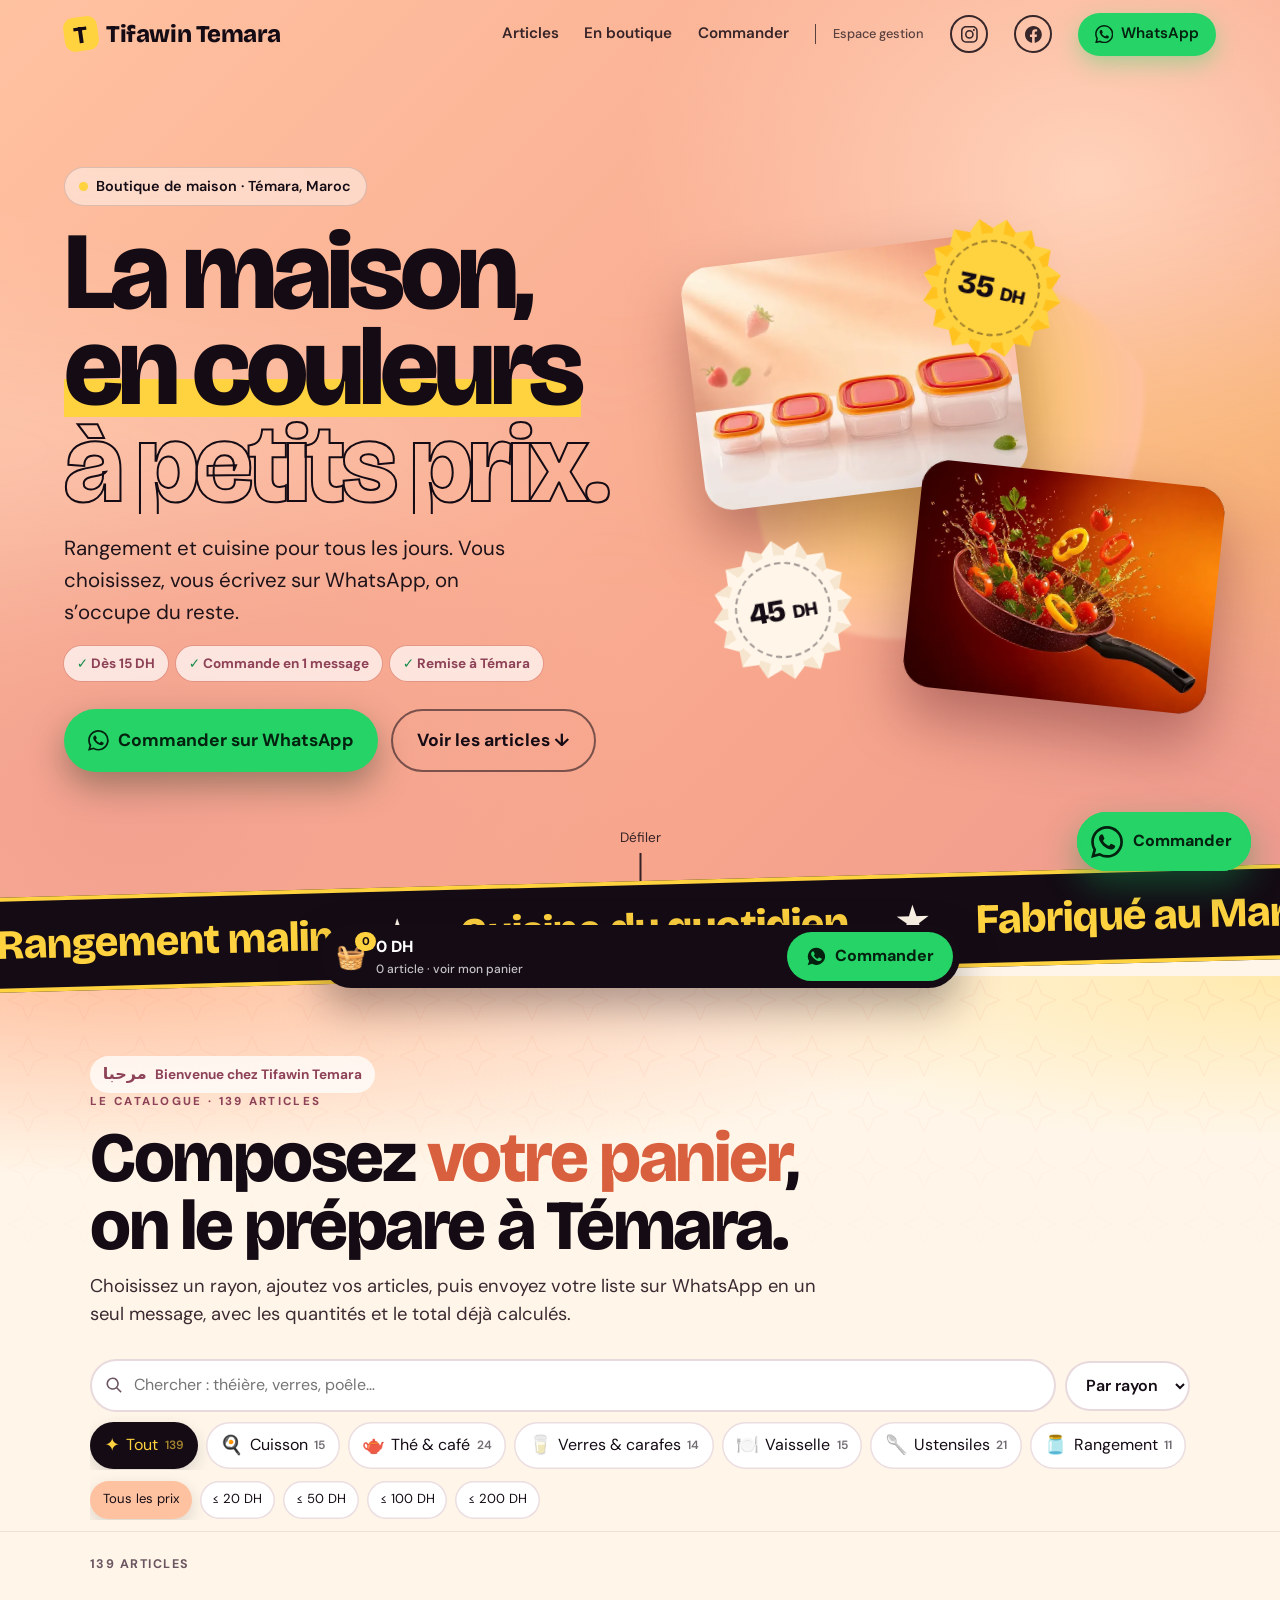
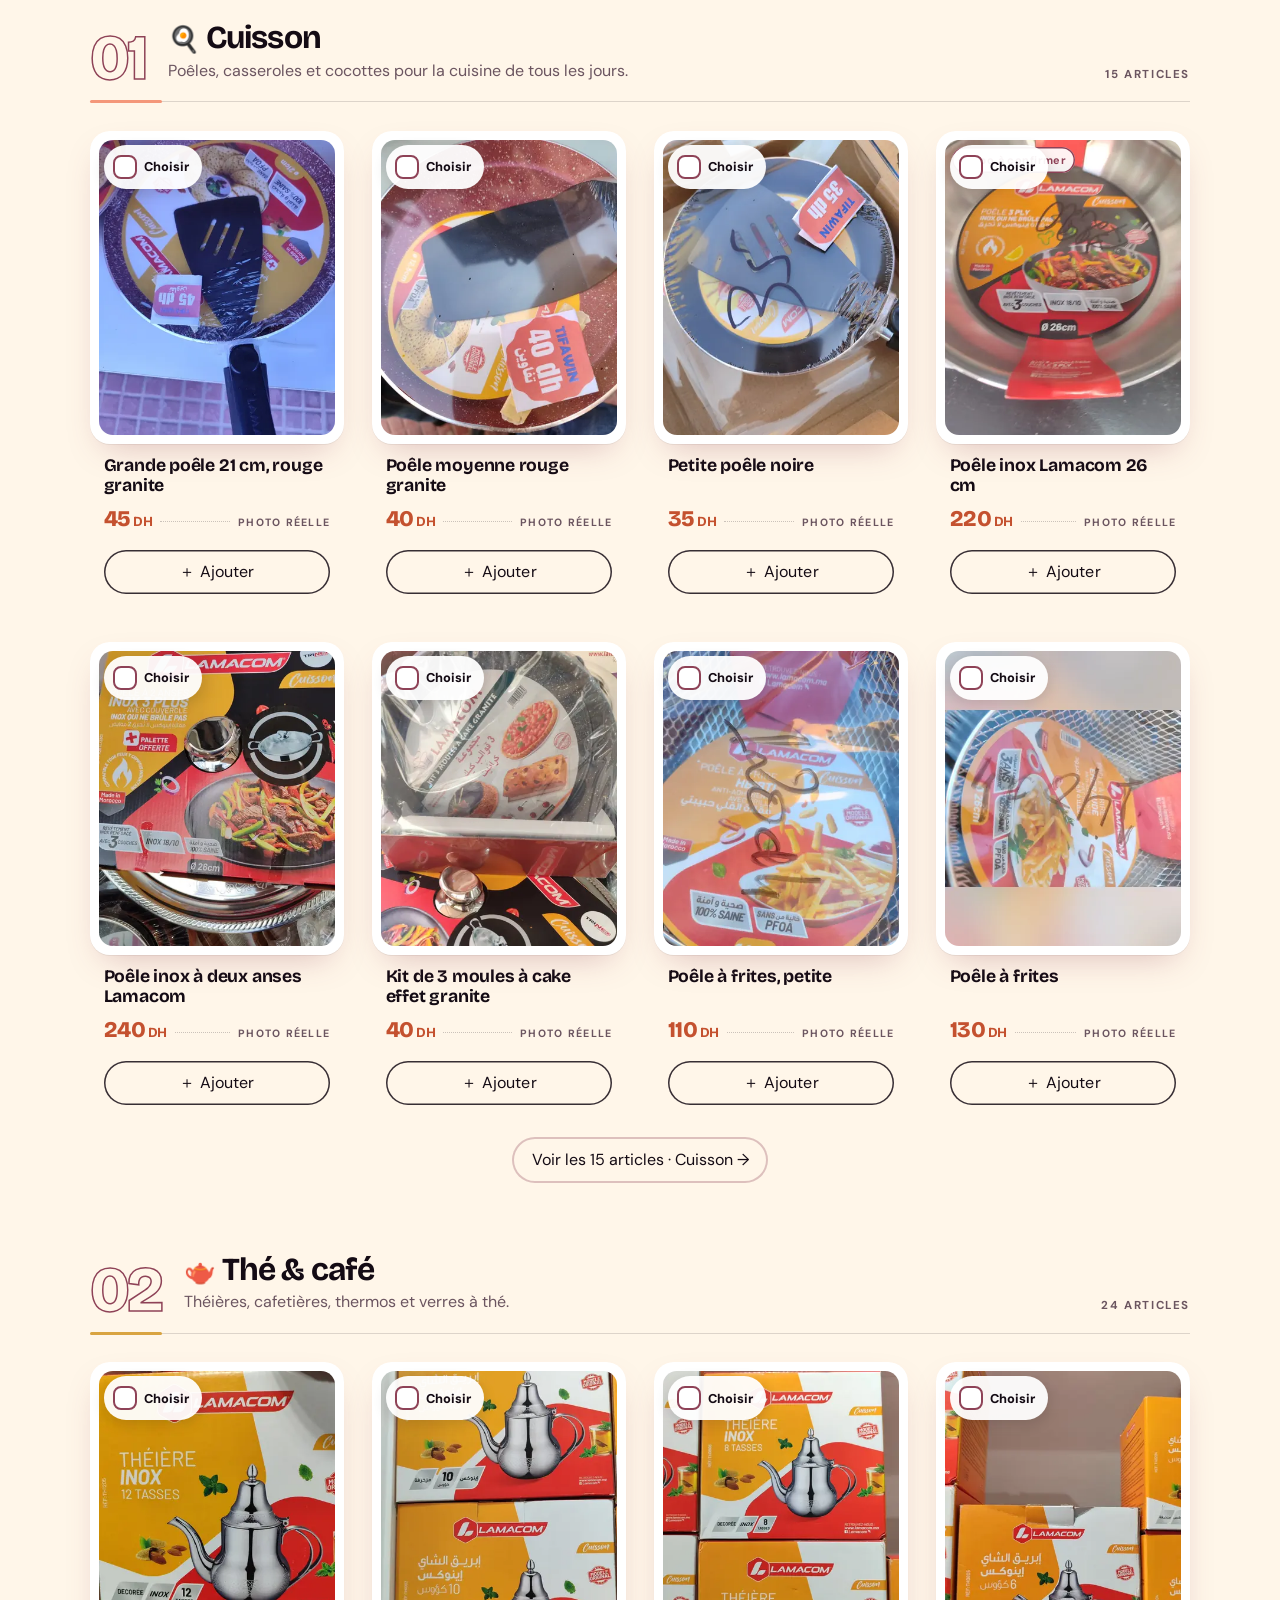
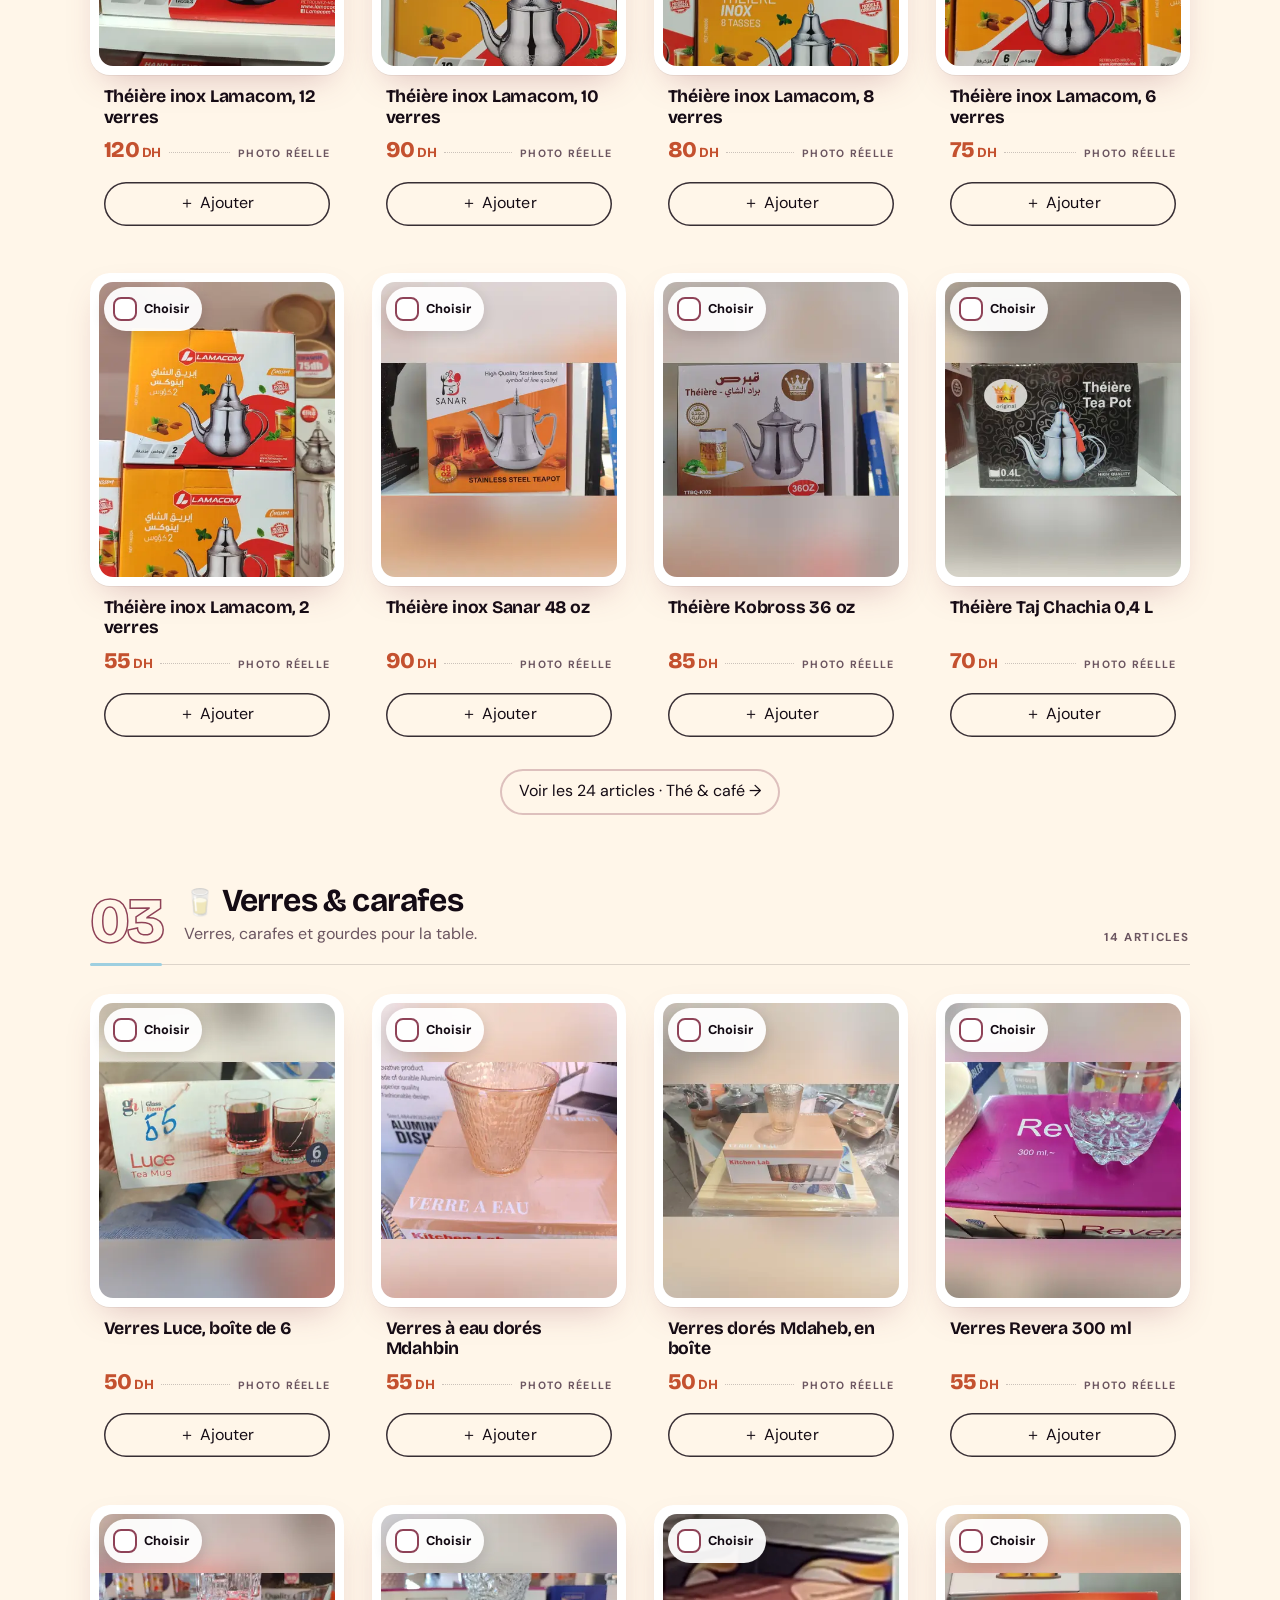
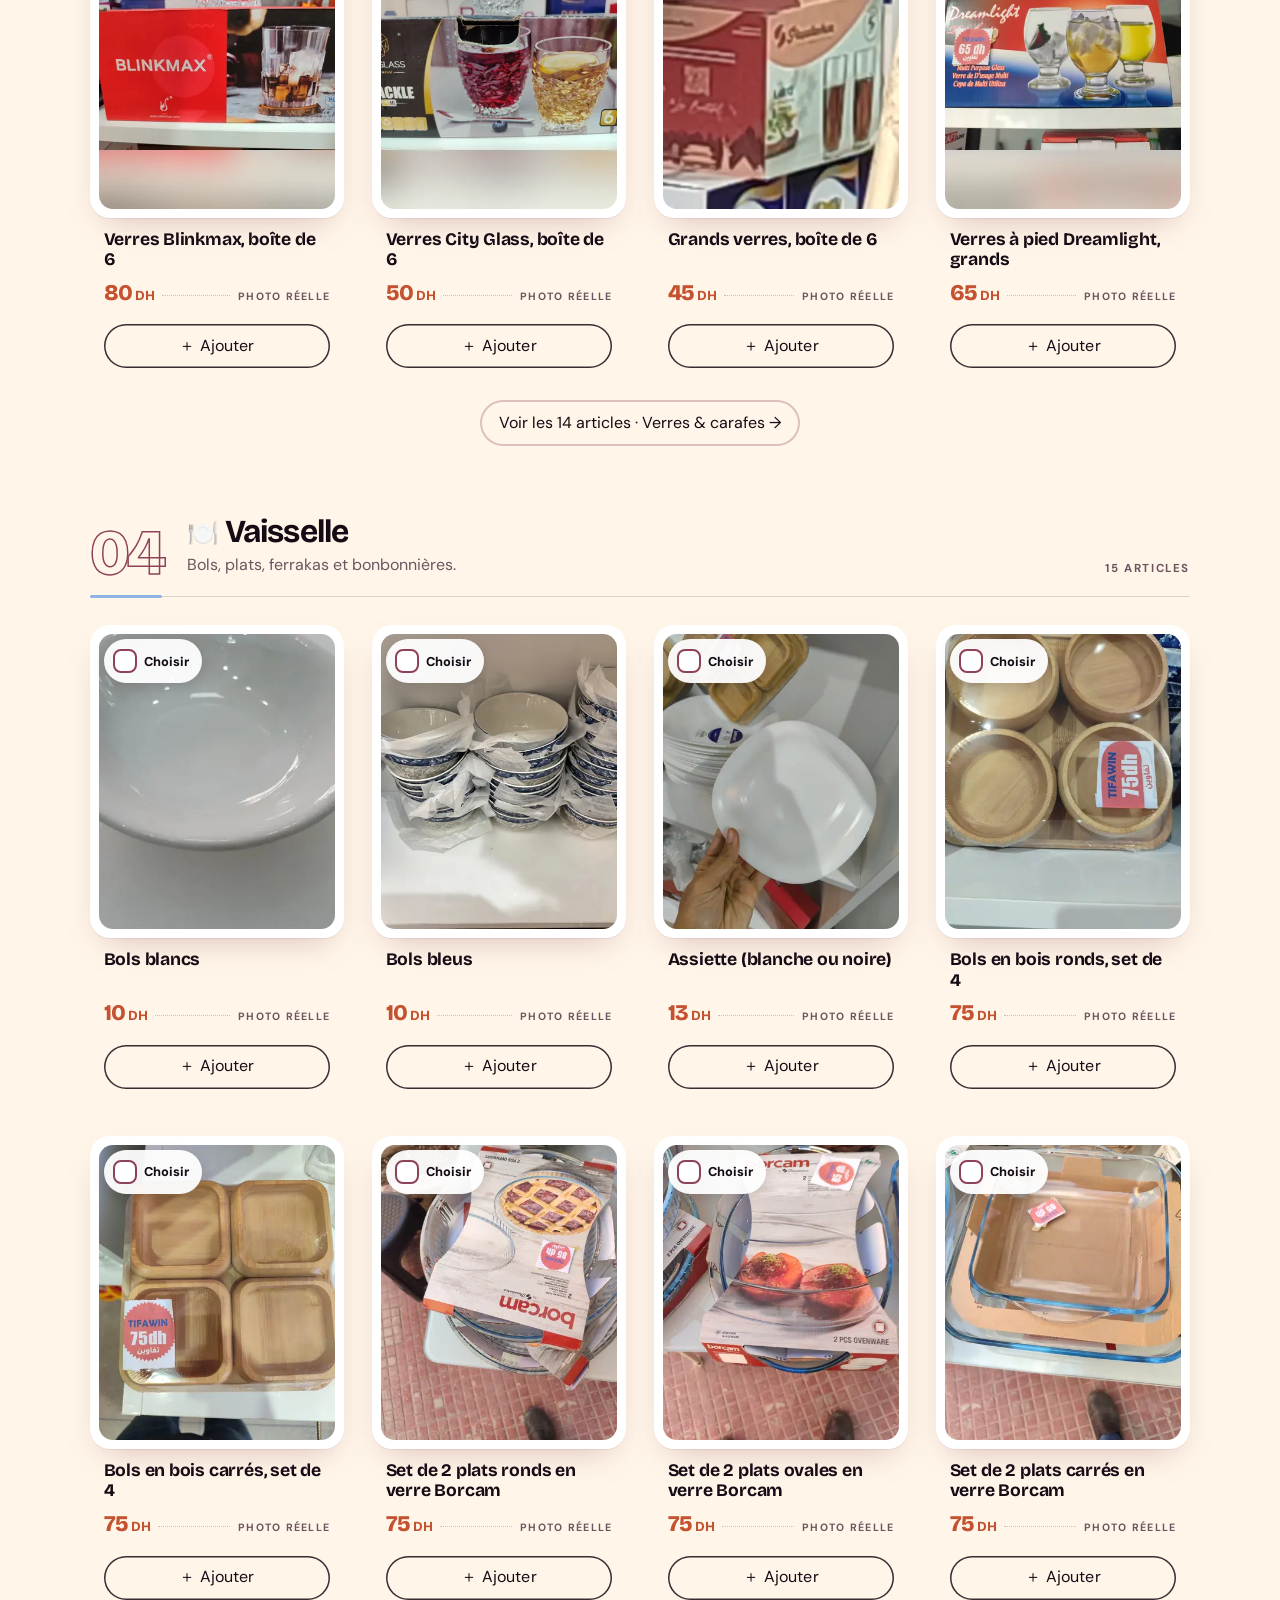
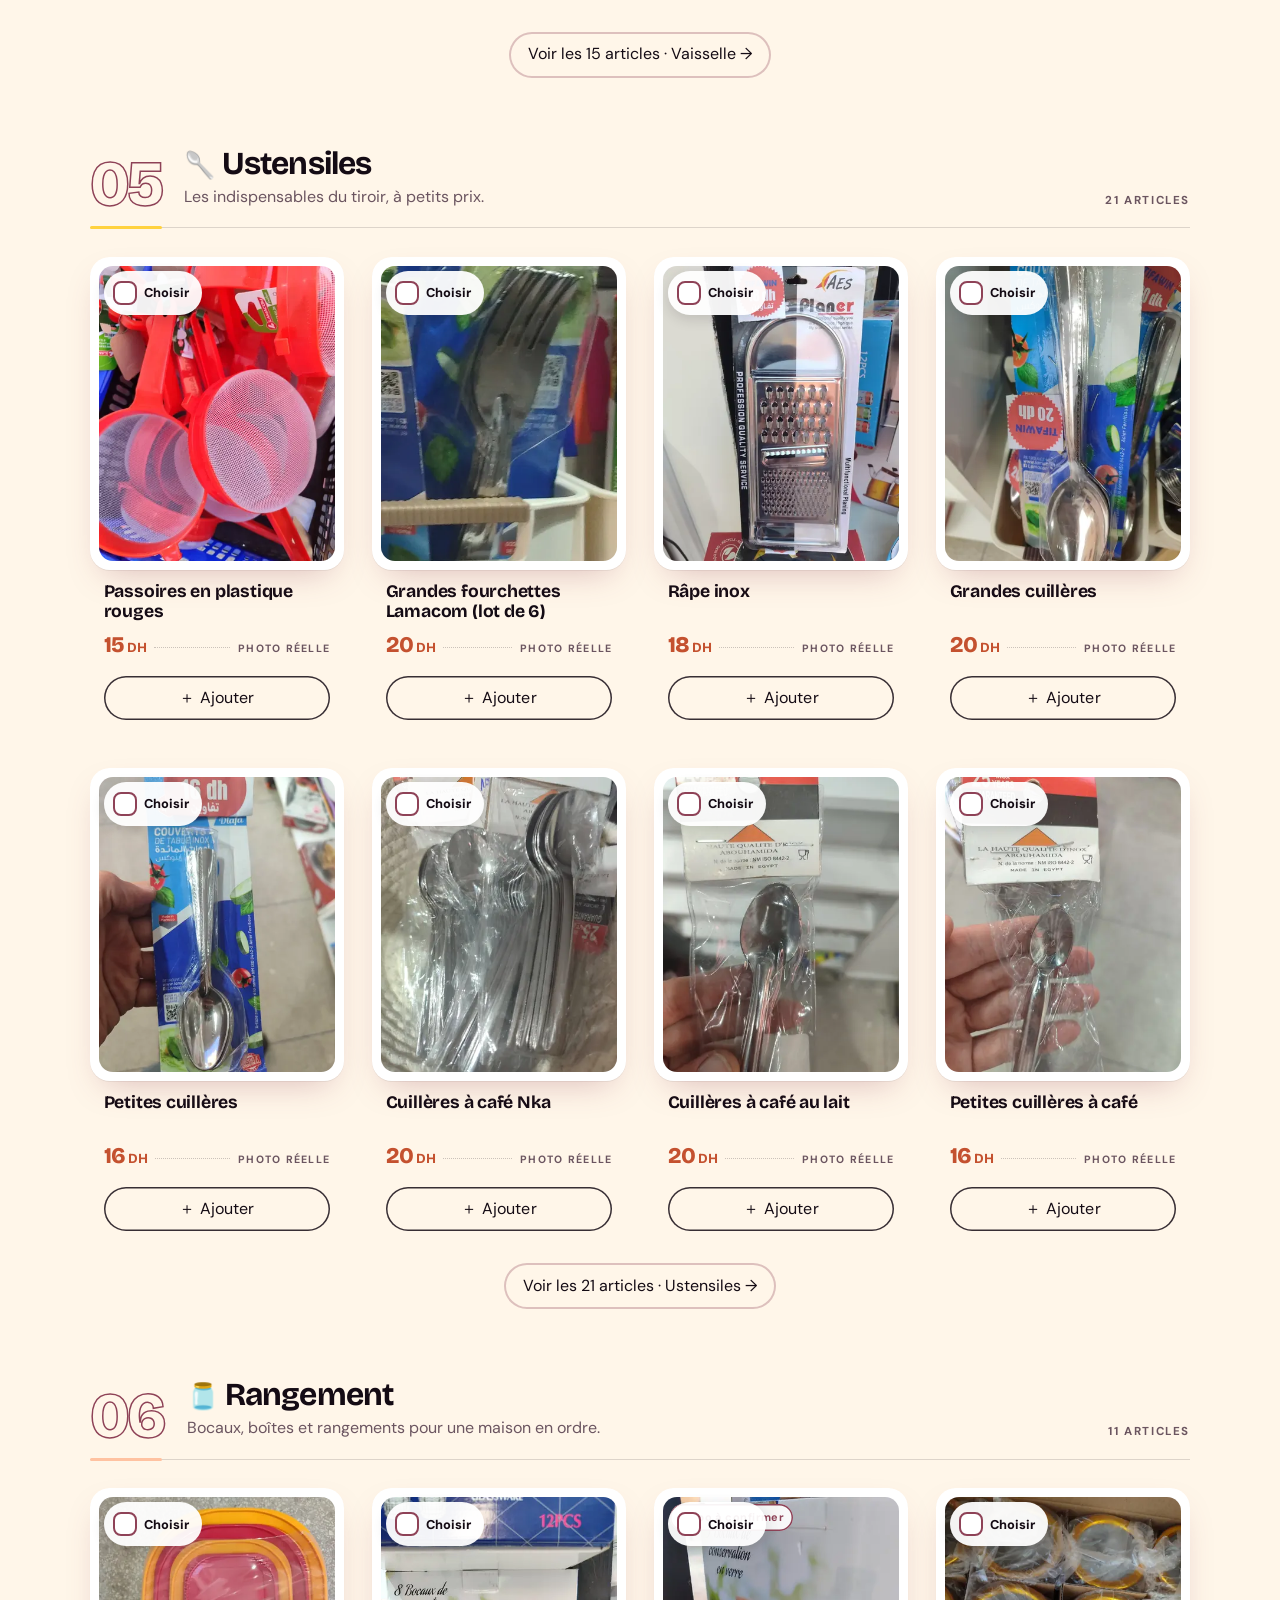
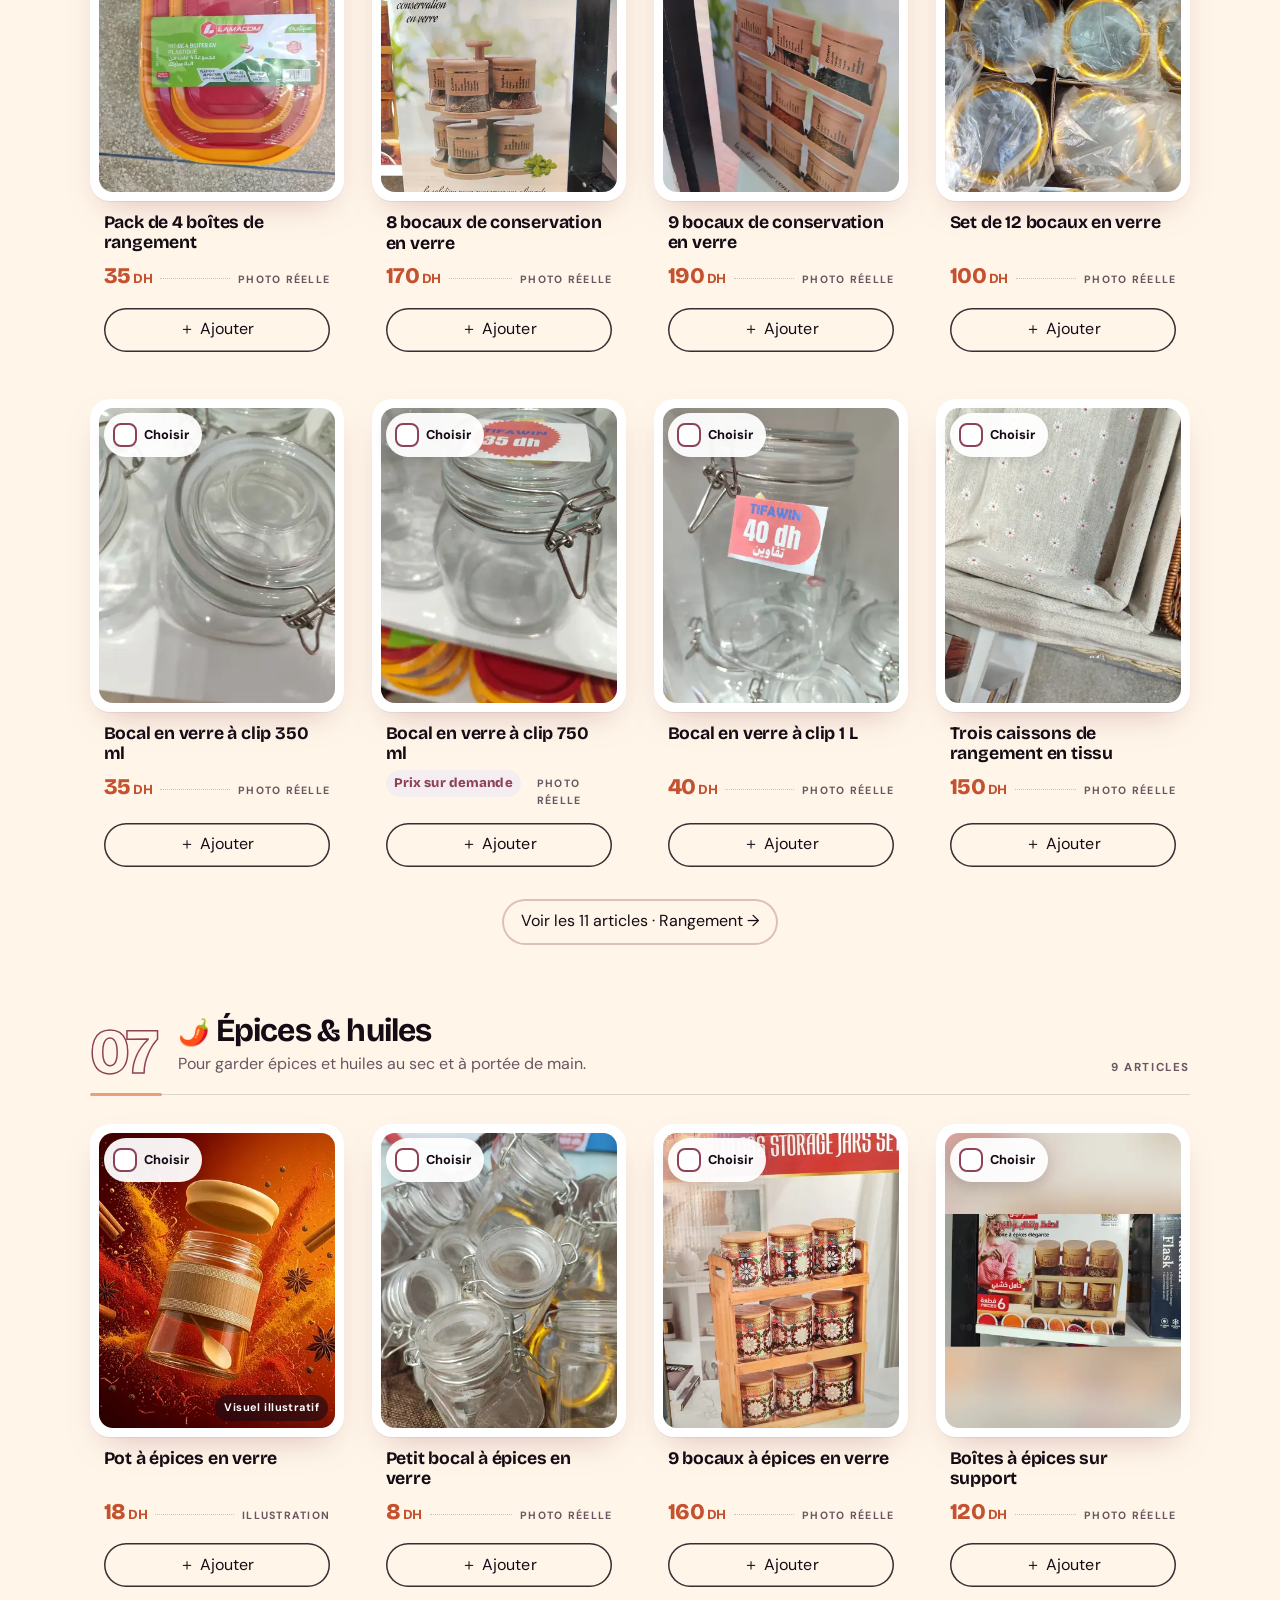
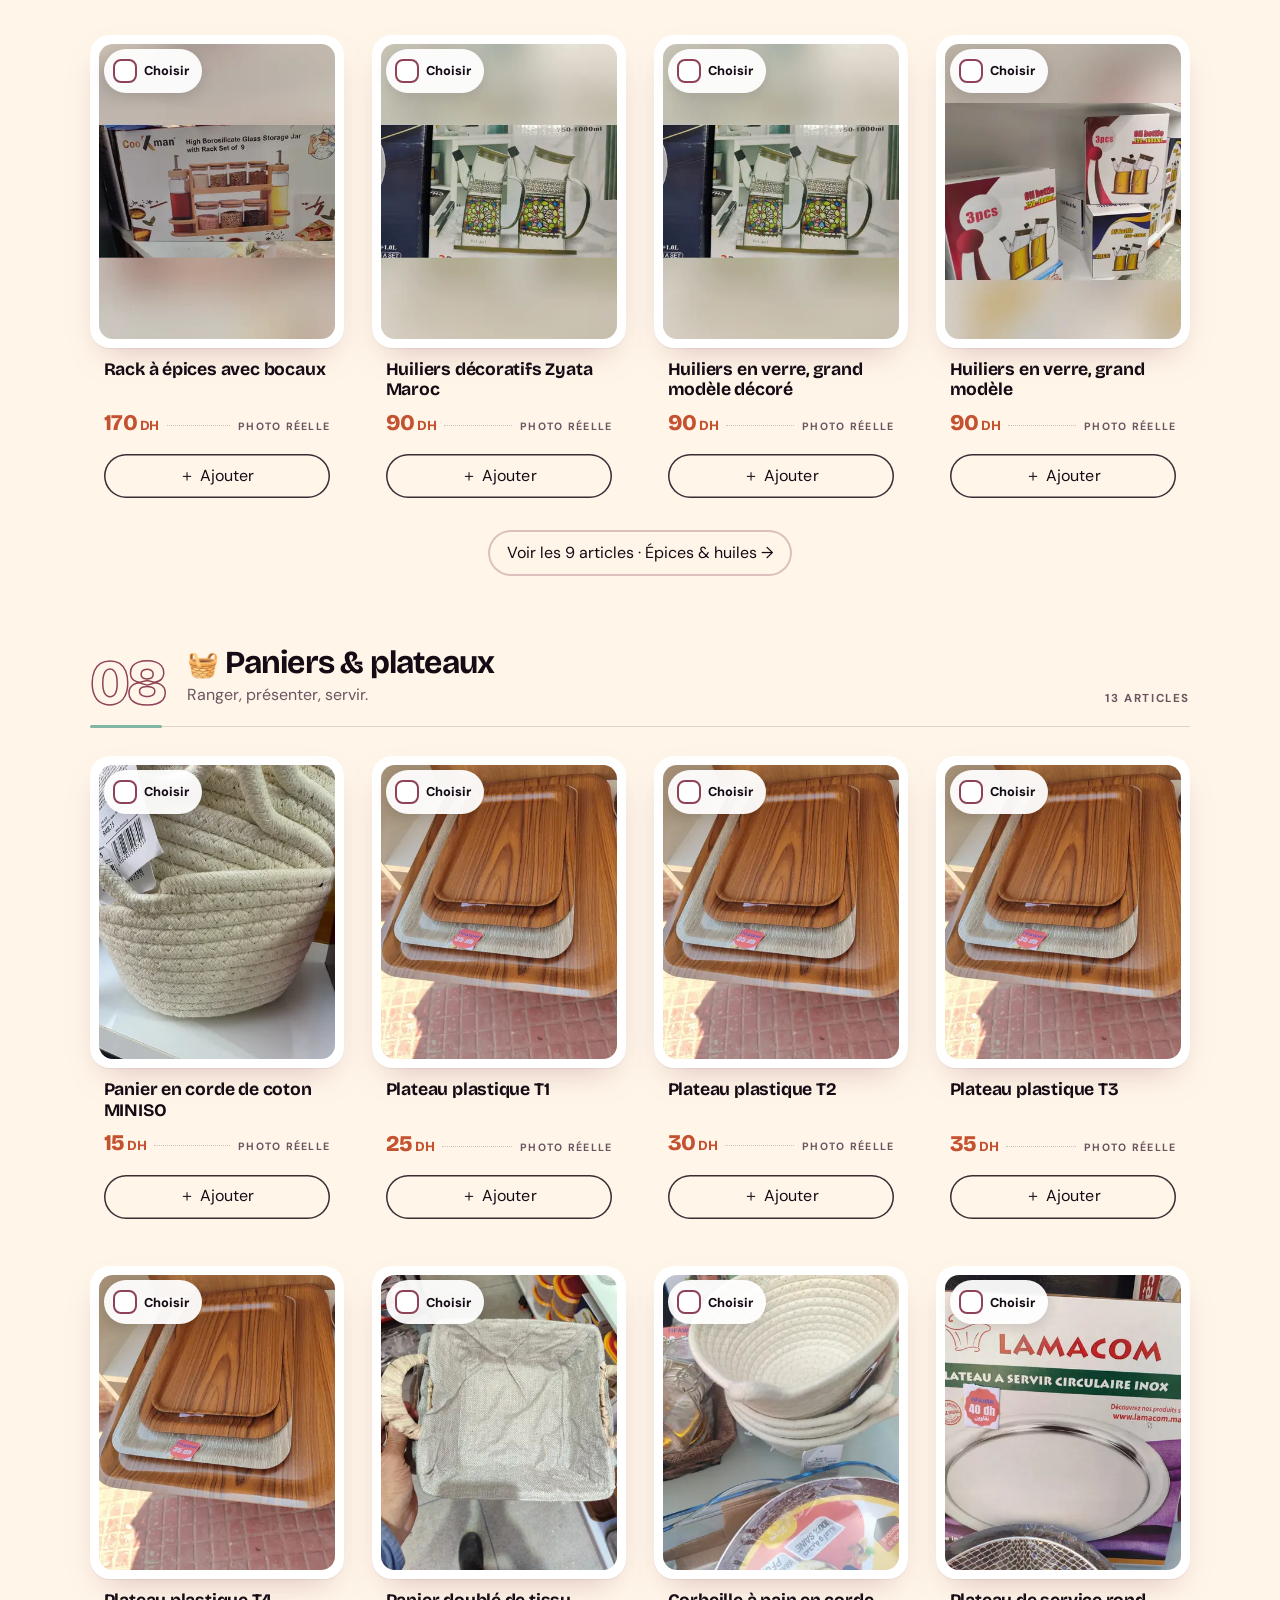
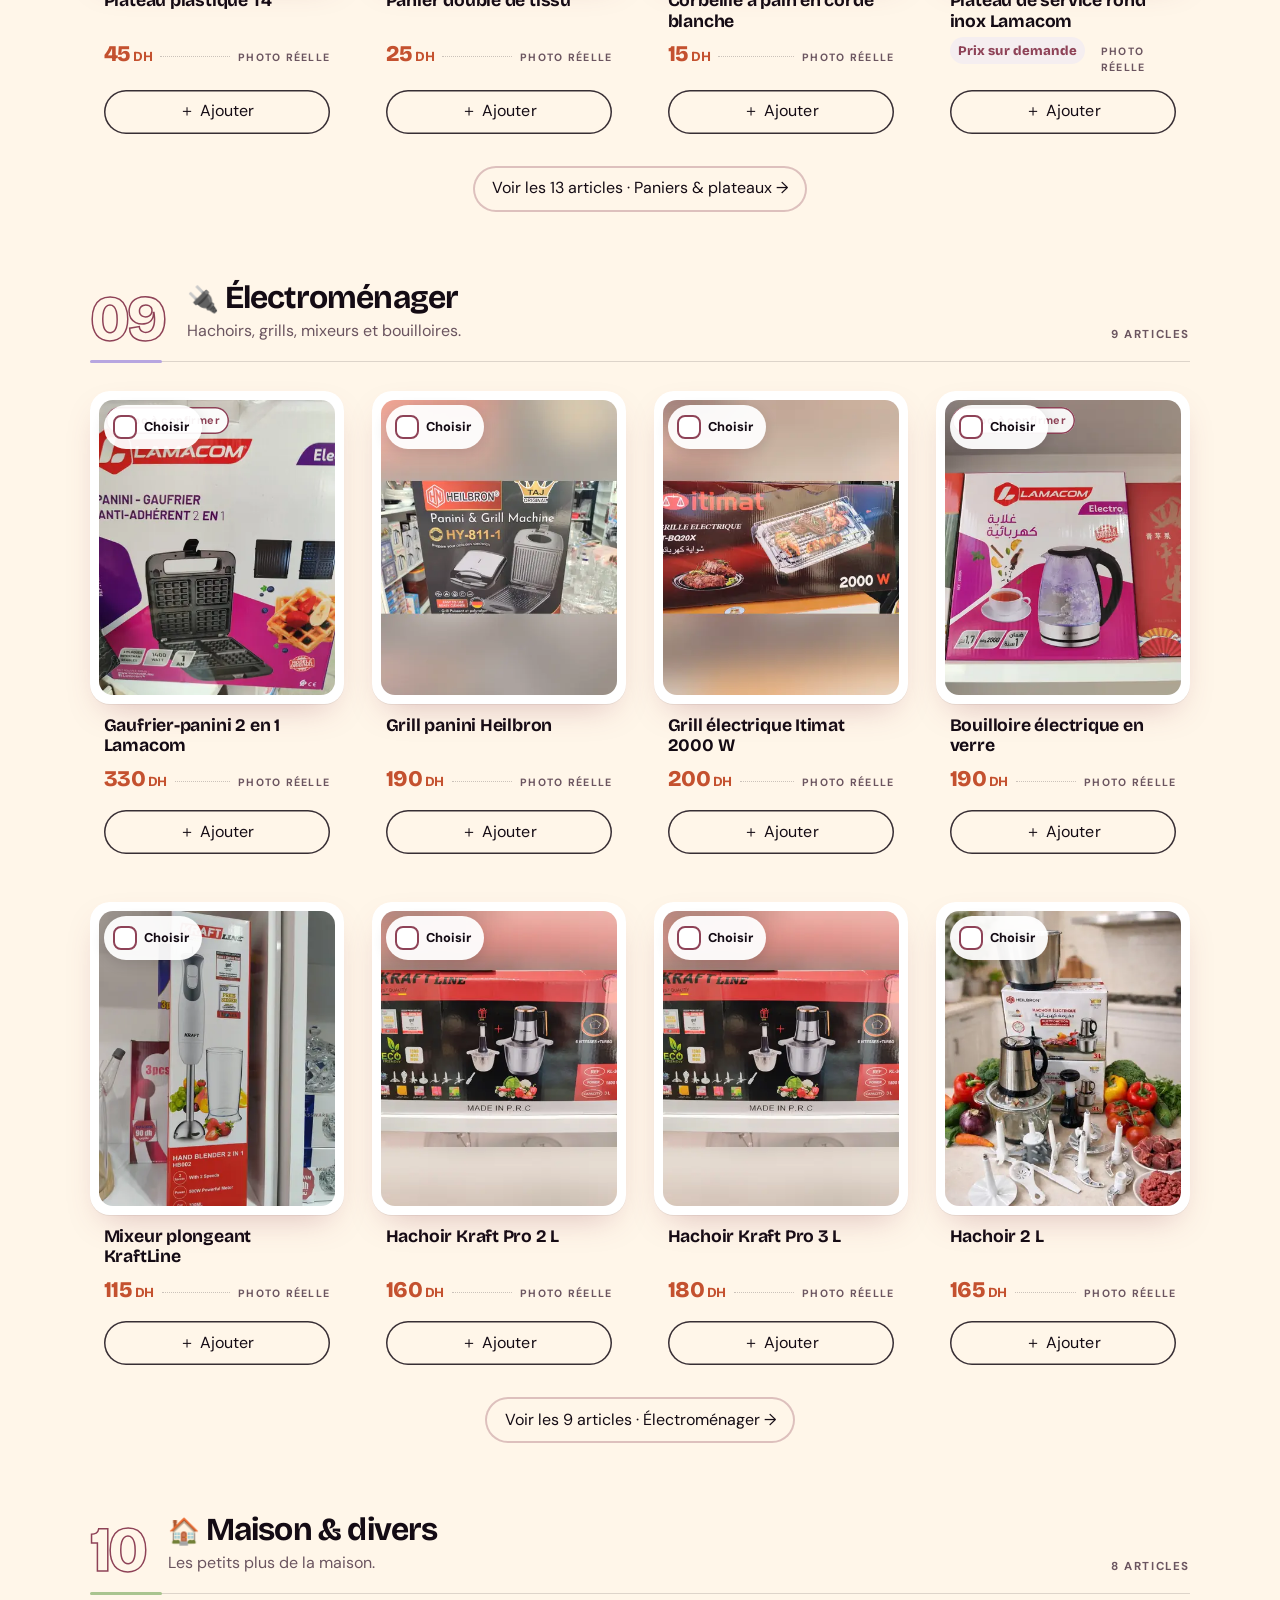
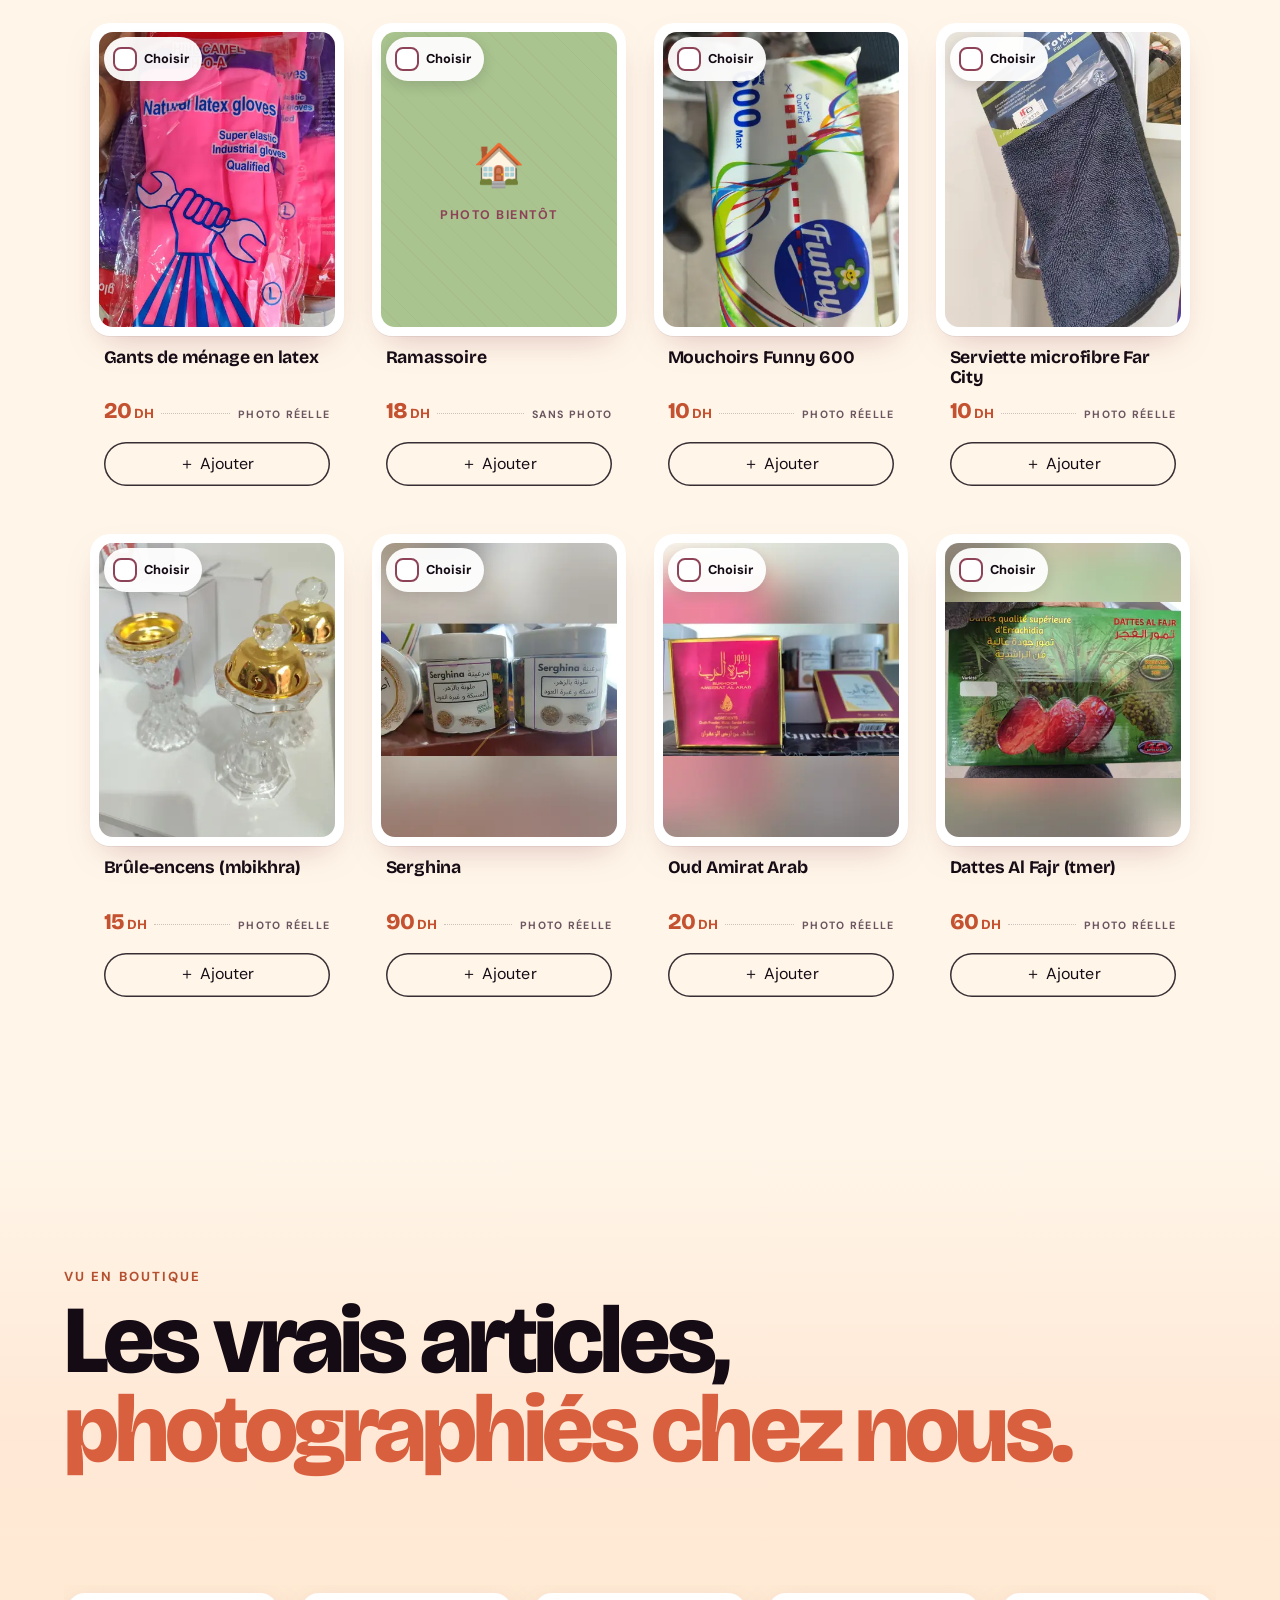
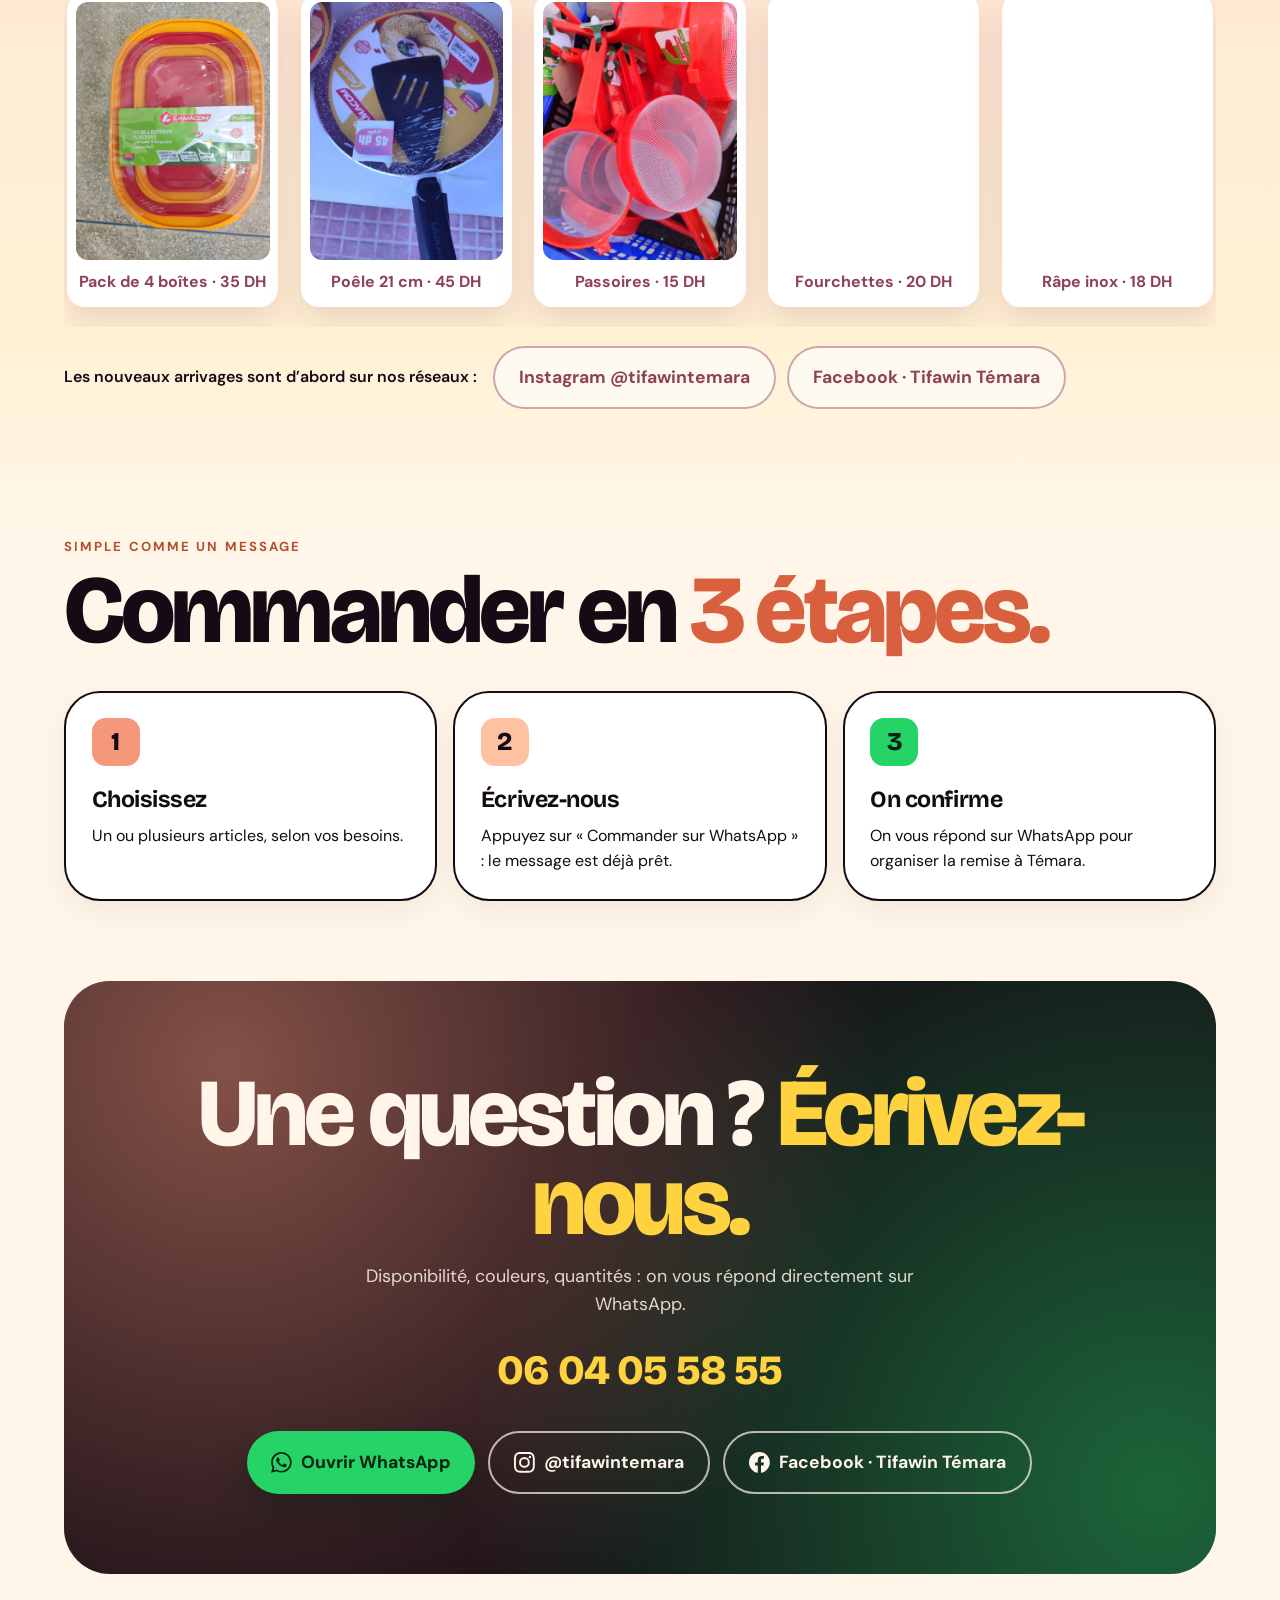
<file: index.html>
<!DOCTYPE html>
<html lang="fr">
<head>
<meta charset="UTF-8">
<meta name="viewport" content="width=device-width, initial-scale=1, viewport-fit=cover">
<title>Tifawin Temara · Boîtes de rangement & poêle granite à Témara</title>
<meta name="description" content="Tifawin Temara, boutique d’articles de maison à Témara : pack de 4 boîtes de rangement à 35 DH, grande poêle 21 cm rouge granite à 45 DH, passoires, fourchettes, pot à épices et râpe inox dès 15 DH. Commande directe sur WhatsApp.">
<meta name="theme-color" content="#F4977A">
<link rel="canonical" href="https://tifawintemara.github.io/">
<meta property="og:type" content="website">
<meta property="og:locale" content="fr_MA">
<meta property="og:site_name" content="Tifawin Temara">
<meta property="og:title" content="Tifawin Temara · La maison, en couleurs">
<meta property="og:description" content="Pack de 4 boîtes à 35 DH, poêle 21 cm rouge granite à 45 DH. Commandez sur WhatsApp.">
<meta property="og:url" content="https://tifawintemara.github.io/">
<meta property="og:image" content="https://tifawintemara.github.io/img/og-tifawin.jpg">
<meta property="og:image:width" content="1200">
<meta property="og:image:height" content="630">
<meta property="og:image:alt" content="Tifawin Temara, articles de maison et de cuisine dès 15 DH à Témara">
<meta name="twitter:card" content="summary_large_image">
<meta name="twitter:title" content="Tifawin Temara · La maison, en couleurs">
<meta name="twitter:description" content="Pack de 4 boîtes à 35 DH, poêle 21 cm rouge granite à 45 DH, petits prix dès 15 DH. Commandez sur WhatsApp.">
<meta name="twitter:image" content="https://tifawintemara.github.io/img/og-tifawin.jpg">
<link rel="icon" href="/favicon.svg" type="image/svg+xml">
<link rel="icon" href="/favicon-32.png" sizes="32x32" type="image/png">
<link rel="apple-touch-icon" href="/apple-touch-icon.png">
<link rel="manifest" href="/site.webmanifest">
<link rel="preconnect" href="https://fonts.googleapis.com">
<link rel="preconnect" href="https://fonts.gstatic.com" crossorigin>
<link href="https://fonts.googleapis.com/css2?family=Bricolage+Grotesque:opsz,wght@12..96,400..800&family=DM+Sans:opsz,wght@9..40,400..700&display=swap" rel="stylesheet">
<script type="application/ld+json">
{"@context":"https://schema.org","@type":"Store","name":"Tifawin Temara","address":{"@type":"PostalAddress","addressLocality":"Témara","addressCountry":"MA"},"url":"https://tifawintemara.github.io/","telephone":"+212604055855","image":"https://tifawintemara.github.io/img/og-tifawin.jpg","logo":"https://tifawintemara.github.io/icon-512.png","priceRange":"15-45 MAD","sameAs":["https://www.instagram.com/tifawintemara/","https://www.facebook.com/806212702576789"],
"makesOffer":[{"@type":"Offer","price":"35","priceCurrency":"MAD","itemOffered":{"@type":"Product","name":"Pack de 4 boîtes de rangement"}},{"@type":"Offer","price":"45","priceCurrency":"MAD","itemOffered":{"@type":"Product","name":"Grande poêle 21 cm, rouge granite"}},{"@type":"Offer","price":"15","priceCurrency":"MAD","itemOffered":{"@type":"Product","name":"Passoires en plastique rouges"}},{"@type":"Offer","price":"20","priceCurrency":"MAD","itemOffered":{"@type":"Product","name":"Grandes fourchettes Lamacom (lot de 6)"}},{"@type":"Offer","price":"18","priceCurrency":"MAD","itemOffered":{"@type":"Product","name":"Pot à épices en verre"}},{"@type":"Offer","price":"18","priceCurrency":"MAD","itemOffered":{"@type":"Product","name":"Râpe inox"}}]}
</script>
<style>
:root{
  --fire:#F4977A; --tang:#FFC2A1; --sun:#FFD23F; --berry:#A94A60; --wine:#8E4257; --fire-text:#B4502F; --fire-title:#D9603F;
  --ink:#140B14; --cream:#FFF6E9; --paper:#FFFFFF; --wa:#25D366; --wa-dark:#128C4A;
  --display:"Bricolage Grotesque", "Arial Black", system-ui, sans-serif;
  --body:"DM Sans", system-ui, sans-serif;
  --r:clamp(20px,3vw,36px);
  --pad:clamp(1.1rem,5vw,4.5rem);
  --ease:cubic-bezier(.2,.8,.2,1);
}
*,*::before,*::after{box-sizing:border-box;margin:0;padding:0}
html{scroll-behavior:smooth;-webkit-text-size-adjust:100%;overflow-x:clip}
body{font-family:var(--body);background:var(--cream);color:var(--ink);line-height:1.55;overflow-x:clip;-webkit-font-smoothing:antialiased}
img,video{display:block;max-width:100%}
a{color:inherit}
:focus-visible{outline:3px solid var(--sun);outline-offset:3px;border-radius:8px}
.skip{position:absolute;left:1rem;top:-5rem;z-index:200;background:var(--ink);color:var(--cream);padding:.7rem 1rem;border-radius:12px}
.skip:focus{top:1rem}
.wrap{width:min(1240px,100% - 2*var(--pad));margin-inline:auto}

/* progress bar (scroll-driven, CSS) */
.progress{position:fixed;inset:0 0 auto 0;height:5px;z-index:120;background:linear-gradient(90deg,var(--sun),var(--fire),var(--berry));transform-origin:0 50%;transform:scaleX(0)}
@supports (animation-timeline: scroll()){
  .progress{animation:grow linear both;animation-timeline:scroll(root)}
  @keyframes grow{to{transform:scaleX(1)}}
}

/* header */
.top{position:fixed;inset:0 0 auto 0;z-index:100;padding:.8rem var(--pad);display:flex;align-items:center;justify-content:space-between;gap:1rem;transition:background .35s,box-shadow .35s,padding .35s}
.top.scrolled{background:rgba(20,11,20,.82);backdrop-filter:blur(14px) saturate(1.4);-webkit-backdrop-filter:blur(14px) saturate(1.4);box-shadow:0 10px 30px rgba(0,0,0,.18);padding-block:.55rem}
.logo{font-family:var(--display);font-weight:800;font-size:clamp(1.15rem,2.4vw,1.5rem);letter-spacing:-.02em;text-decoration:none;color:var(--ink);display:flex;align-items:center;gap:.55rem}
.logo i{display:grid;place-items:center;width:2.1rem;height:2.1rem;border-radius:10px;background:var(--sun);color:var(--ink);font-style:normal;transform:rotate(-8deg)}
.top nav{display:flex;gap:clamp(.6rem,2vw,1.6rem);align-items:center}
.top nav a{color:var(--ink);text-decoration:none;font-weight:600;font-size:.95rem}
.top.scrolled .logo,.top.scrolled nav a.hide-s{color:var(--cream)}
.top nav a.hide-s{opacity:.85}
.top nav a.hide-s:hover{opacity:1;color:var(--fire-text)}
.top.scrolled nav a.hide-s:hover{color:var(--sun)}
.pill{display:inline-flex;align-items:center;gap:.5rem;background:var(--wa);color:#04210F!important;padding:.6rem 1.05rem;border-radius:999px;font-weight:700;box-shadow:0 8px 22px rgba(37,211,102,.35);transition:transform .25s var(--ease)}
.pill:hover{transform:translateY(-2px) scale(1.03)}
.pill svg{width:1.15rem;height:1.15rem;fill:currentColor}
@media (max-width:640px){.hide-s{display:none}}

/* hero */
.hero{position:relative;min-height:100svh;display:grid;align-items:center;overflow:hidden;color:var(--ink);
  background:radial-gradient(60% 70% at 85% 20%,#FFD3BA 0%,transparent 60%),radial-gradient(70% 70% at 10% 90%,#F2A08F 0%,transparent 60%),linear-gradient(135deg,var(--tang),#F7A58C 70%,#EE9A90);isolation:isolate;padding-block:6.5rem 4rem}
.hero::before{content:"";position:absolute;inset:-20%;z-index:-1;background:conic-gradient(from 0deg,transparent 0 20%,rgba(255,210,63,.35) 25%,transparent 32% 70%,rgba(255,255,255,.18) 75%,transparent 80%);filter:blur(60px);animation:spin 18s linear infinite}
@keyframes spin{to{transform:rotate(1turn)}}
.hero-grid{display:grid;grid-template-columns:1.05fr .95fr;gap:clamp(1.5rem,4vw,3rem);align-items:center}
.kicker{display:inline-flex;align-items:center;gap:.5rem;background:rgba(255,255,255,.45);border:1px solid rgba(20,11,20,.15);padding:.45rem .9rem;border-radius:999px;font-weight:600;font-size:.9rem;backdrop-filter:blur(6px)}
.kicker b{width:.55rem;height:.55rem;border-radius:50%;background:var(--sun);box-shadow:0 0 0 0 rgba(255,210,63,.7);animation:ping 1.8s infinite}
@keyframes ping{70%{box-shadow:0 0 0 12px rgba(255,210,63,0)}100%{box-shadow:0 0 0 0 rgba(255,210,63,0)}}
.hero h1{font-family:var(--display);font-weight:800;line-height:.88;letter-spacing:-.045em;font-size:clamp(3.2rem,8.6vw,8rem);margin:1.1rem 0 1.2rem}
.hero h1 .l{display:block;overflow:hidden}
.hero h1 .l span{display:inline-block;transform:translateY(105%);animation:rise .9s var(--ease) forwards}
.hero h1 .l:nth-child(2) span{animation-delay:.12s}
.hero h1 .l:nth-child(3) span{animation-delay:.24s}
.hero h1 em{font-style:normal;color:var(--ink);background:linear-gradient(transparent 58%,var(--sun) 58% 90%,transparent 90%);-webkit-box-decoration-break:clone;box-decoration-break:clone}
.hero h1 .out{color:transparent;-webkit-text-stroke:2px var(--ink)}
@keyframes rise{to{transform:none}}
.hero p.lead{font-size:clamp(1.05rem,1.6vw,1.3rem);max-width:34ch;opacity:.95}
.ctas{display:flex;flex-wrap:wrap;gap:.8rem;margin-top:1.8rem}
.btn{display:inline-flex;align-items:center;justify-content:center;gap:.6rem;font-weight:700;font-size:clamp(1rem,1.4vw,1.1rem);padding:1rem 1.5rem;border-radius:999px;text-decoration:none;transition:transform .25s var(--ease),box-shadow .25s,background .25s;will-change:transform}
.btn svg{width:1.3rem;height:1.3rem;fill:currentColor;flex:none}
.btn-wa{background:var(--wa);color:#04210F;box-shadow:0 14px 34px rgba(4,33,15,.35)}
.btn-wa:hover{transform:translateY(-3px);box-shadow:0 20px 40px rgba(4,33,15,.4)}
.btn-ghost{color:var(--ink);border:2px solid rgba(20,11,20,.55)}
.btn-ghost:hover{background:var(--ink);color:var(--cream)}
.stage{position:relative;aspect-ratio:1/1;width:100%;max-width:620px;justify-self:center}
.blob{position:absolute;border-radius:50%;filter:blur(2px)}
.blob.a{inset:12% 8% 8% 12%;background:radial-gradient(circle at 35% 30%,var(--sun),var(--tang) 60%,transparent 61%);opacity:.95;animation:breathe 7s ease-in-out infinite}
@keyframes breathe{50%{transform:scale(1.06) rotate(8deg)}}
.float{position:absolute;border-radius:28px;background:var(--paper);box-shadow:0 30px 60px rgba(60,0,20,.35);overflow:hidden;transition:transform .2s linear}
.float img{width:100%;height:100%;object-fit:cover}
.float.f1{background:#f4f1ec;width:62%;aspect-ratio:4/3;left:0;top:8%;rotate:-7deg;animation:bob 6s ease-in-out infinite}
.float.f2{background:#3a0a0a;width:58%;aspect-ratio:4/3;right:0;bottom:6%;rotate:6deg;animation:bob 6s ease-in-out -3s infinite}
@keyframes bob{50%{translate:0 -16px}}
.sticker{position:absolute;z-index:3;display:grid;place-items:center;text-align:center;width:clamp(86px,12vw,128px);aspect-ratio:1;border-radius:50%;background:var(--sun);color:var(--ink);font-family:var(--display);font-weight:800;line-height:.9;box-shadow:0 14px 30px rgba(0,0,0,.25);animation:wob 4s ease-in-out infinite}
.sticker .pr{white-space:nowrap;letter-spacing:-.02em}
.sticker small{font-size:.62em;font-weight:800}
.sticker.s1{left:44%;top:2%;font-size:clamp(1.4rem,2.4vw,2rem);rotate:12deg}
.sticker.s2{left:4%;bottom:10%;font-size:clamp(1.4rem,2.4vw,2rem);background:var(--cream);rotate:-10deg;animation-delay:-2s}
@keyframes wob{50%{transform:scale(1.08) rotate(-6deg)}}
.scroll-hint{position:absolute;left:50%;bottom:1.2rem;translate:-50% 0;font-size:.85rem;opacity:.85;display:flex;flex-direction:column;align-items:center;gap:.3rem}
.scroll-hint::after{content:"";width:2px;height:28px;background:var(--ink);animation:drip 1.6s ease-in-out infinite;transform-origin:top}
@keyframes drip{0%{transform:scaleY(0)}50%{transform:scaleY(1)}100%{transform:scaleY(0);transform-origin:bottom}}
@media (max-width:860px){
  .hero-grid{grid-template-columns:1fr}
  .stage{max-width:440px;order:-1;margin-top:.5rem}
  .hero{padding-block:5.5rem 3.5rem}
  .scroll-hint{display:none}
}

/* marquee */
.marquee{background:var(--ink);color:var(--sun);overflow:hidden;border-block:4px solid var(--sun);rotate:-1.5deg;margin:-1.2rem -2vw 0;position:relative;z-index:5}
.marquee .track{display:flex;width:max-content;animation:slide 26s linear infinite}
.marquee span{font-family:var(--display);font-weight:800;font-size:clamp(1.4rem,3.6vw,2.6rem);padding:.7rem 1.4rem;white-space:nowrap;letter-spacing:-.02em}
.marquee span:nth-child(even){color:var(--cream)}
@keyframes slide{to{transform:translateX(-50%)}}

/* section heads */
.section{padding-block:clamp(4.5rem,10vw,8rem)}
.eyebrow{font-weight:700;text-transform:uppercase;letter-spacing:.16em;font-size:.82rem;color:var(--fire-text)}
.h2{font-family:var(--display);font-weight:800;letter-spacing:-.04em;line-height:.92;font-size:clamp(2.6rem,7.5vw,6rem);margin:.6rem 0 1rem}
.h2 em{font-style:normal;color:var(--fire-title)}
.sub{max-width:52ch;font-size:clamp(1rem,1.4vw,1.15rem);color:#4b3a44}

/* products */
.products{display:grid;gap:clamp(2rem,5vw,4rem);margin-top:clamp(2rem,5vw,3.5rem)}
.product{--accent:var(--tang);--accent2:var(--fire);position:relative;display:grid;grid-template-columns:1.1fr 1fr;gap:clamp(1.2rem,4vw,3.5rem);align-items:center;padding:clamp(1.1rem,3vw,2.2rem);border-radius:calc(var(--r) + 10px);background:linear-gradient(140deg,var(--accent),var(--accent2));color:var(--ink);overflow:hidden;container-type:inline-size;isolation:isolate}
.product.pan{--accent:var(--berry);--accent2:var(--wine);color:var(--cream);grid-template-columns:1fr 1.1fr}
.product.pan .media{order:2}
.product .tilt{background:#3a0a0a}
.product.box .tilt{background:#f4f1ec}
.product.pan .tilt{background:#3a0a0a;box-shadow:0 30px 70px rgba(0,0,0,.45),0 0 0 1px rgba(255,210,63,.25),0 0 80px rgba(244,151,122,.35)}
.product.pan .badge{background:var(--sun);color:var(--ink)}
.product::before{content:attr(data-big);position:absolute;z-index:-1;right:-2%;bottom:-18%;font-family:var(--display);font-weight:800;font-size:clamp(9rem,26vw,22rem);line-height:1;letter-spacing:-.06em;color:rgba(255,255,255,.14);pointer-events:none}
.product.pan::before{left:-2%;right:auto}
.media{perspective:1100px}
.tilt{position:relative;border-radius:var(--r);background:var(--paper);aspect-ratio:4/3;overflow:hidden;box-shadow:0 30px 60px rgba(40,0,10,.35);transform-style:preserve-3d;transition:transform .5s var(--ease)}
.tilt img,.tilt video{width:100%;height:100%;object-fit:cover}
.tilt .kb{animation:kenburns 16s ease-in-out infinite alternate;transform-origin:60% 55%}
@keyframes kenburns{from{transform:scale(1)}to{transform:scale(1.12) translate(-2%,-1.5%)}}
.tilt .shine{position:absolute;inset:0;pointer-events:none;background:radial-gradient(circle at var(--mx,50%) var(--my,30%),rgba(255,255,255,.55),transparent 45%);opacity:0;transition:opacity .3s;mix-blend-mode:soft-light}
.tilt:hover .shine{opacity:1}
.badge{position:absolute;top:1rem;left:1rem;z-index:2;background:var(--ink);color:var(--sun);font-weight:700;font-size:.8rem;padding:.4rem .75rem;border-radius:999px;transform:translateZ(40px)}
.info .tag{display:inline-block;font-weight:700;font-size:.85rem;text-transform:uppercase;letter-spacing:.14em;background:rgba(20,11,20,.14);padding:.35rem .75rem;border-radius:999px}
.product.pan .info .tag{background:rgba(255,246,233,.16)}
.info h3{font-family:var(--display);font-weight:800;letter-spacing:-.035em;line-height:.95;font-size:clamp(2rem,5vw,3.6rem);margin:.8rem 0 .7rem}
.info p{font-size:clamp(1rem,1.4vw,1.15rem);max-width:40ch}
.feats{list-style:none;display:flex;flex-wrap:wrap;gap:.5rem;margin:1.1rem 0 0}
.feats li{font-weight:600;font-size:.9rem;padding:.4rem .8rem;border-radius:999px;border:2px solid currentColor;opacity:.92}
.price{display:flex;align-items:baseline;flex-wrap:nowrap;white-space:nowrap;gap:0;margin:1.3rem 0 1.4rem;font-family:var(--display);font-weight:800;line-height:.9;letter-spacing:-.03em;font-size:clamp(4.5rem,12vw,7.5rem);color:var(--sun)}
.price .n{font-size:1em}
.product.pan .price{color:var(--sun)}
.product.box .price{color:var(--ink)}
.price .c{font-size:.38em;letter-spacing:0}
@container (max-width: 760px){
  .product,.product.pan{grid-template-columns:1fr}
  .product.pan .media{order:0}
}
@media (max-width:760px){
  .product,.product.pan{grid-template-columns:1fr}
  .product.pan .media{order:0}
}
.btn-order{width:100%;max-width:420px;font-size:clamp(1.05rem,1.6vw,1.2rem);padding:1.1rem 1.6rem}
.product .btn-wa{box-shadow:0 14px 30px rgba(0,0,0,.25)}


/* more items grid */
.more{scroll-margin-top:5rem;margin-top:clamp(3.5rem,8vw,6rem)}
.grid4{display:grid;grid-template-columns:repeat(auto-fit,minmax(min(100%,290px),1fr));gap:clamp(1rem,2.5vw,1.6rem);margin-top:clamp(1.6rem,4vw,2.6rem)}
.card{--c1:var(--berry);--c2:var(--wine);position:relative;display:flex;flex-direction:column;border-radius:calc(var(--r) + 4px);padding:.8rem .8rem 1.3rem;background:linear-gradient(150deg,var(--c1),var(--c2));color:var(--cream);overflow:hidden;isolation:isolate;transition:transform .35s var(--ease),box-shadow .35s}
.card:nth-child(2){--c1:#A9523C;--c2:#8F4434}
.card:nth-child(3){--c1:var(--tang);--c2:var(--fire);color:var(--ink)}
.card:nth-child(4){--c1:#7E3D50;--c2:var(--berry)}
.card:hover{transform:translateY(-6px);box-shadow:0 24px 50px rgba(60,0,20,.3)}
.card .media{perspective:900px}
.card .tilt{border-radius:calc(var(--r) - 6px);background:#3a0a0a;box-shadow:0 18px 40px rgba(0,0,0,.35)}
.card .badge{background:var(--sun);color:var(--ink)}
.card .body{padding:1rem .5rem 0;display:flex;flex-direction:column;flex:1}
.card h3{font-family:var(--display);font-weight:800;letter-spacing:-.03em;line-height:1;font-size:clamp(1.45rem,2.4vw,1.8rem);margin-bottom:.5rem}
.card p{font-size:.98rem;opacity:.95}
.card .feats li{font-size:.8rem;padding:.3rem .65rem}
.card .price{margin:1rem 0 1rem;font-size:clamp(3.4rem,8vw,4.4rem);color:var(--sun)}

.card:nth-child(3) .price{color:var(--ink)}

.card .btn-order{margin-top:auto;max-width:none;padding:.95rem 1.2rem;font-size:1rem}

/* steps */
.steps{display:grid;grid-template-columns:repeat(auto-fit,minmax(min(100%,240px),1fr));gap:1rem;margin-top:2.2rem;counter-reset:s}
.step{background:var(--paper);border-radius:var(--r);padding:1.6rem;box-shadow:0 10px 30px rgba(20,11,20,.06);border:2px solid var(--ink);position:relative;transition:transform .3s var(--ease),box-shadow .3s}
.step:hover{transform:translate(-4px,-4px);box-shadow:8px 8px 0 var(--ink)}
.step::before{counter-increment:s;content:counter(s);display:grid;place-items:center;width:3rem;height:3rem;border-radius:14px;font-family:var(--display);font-weight:800;font-size:1.6rem;background:var(--fire);color:var(--ink);margin-bottom:1rem}
.step:nth-child(2)::before{background:var(--tang);color:var(--ink)}
.step:nth-child(3)::before{background:var(--wa);color:#04210F}
.step h3{font-family:var(--display);font-size:1.45rem;letter-spacing:-.02em;margin-bottom:.35rem}

/* final cta */
.final{background:var(--ink);color:var(--cream);border-radius:calc(var(--r) + 10px);padding:clamp(2.2rem,7vw,5rem);text-align:center;position:relative;overflow:hidden;isolation:isolate}
.final::before{content:"";position:absolute;inset:-40%;z-index:-1;background:radial-gradient(circle at 30% 30%,rgba(244,151,122,.5),transparent 40%),radial-gradient(circle at 75% 70%,rgba(37,211,102,.45),transparent 40%);animation:spin 22s linear infinite}
.final .h2{color:var(--cream)}
.final .h2 em{color:var(--sun)}
.final .sub{color:rgba(255,246,233,.85);margin-inline:auto}
.final .ctas{justify-content:center}
.num{display:block;font-family:var(--display);font-weight:800;font-size:clamp(1.6rem,4vw,2.6rem);letter-spacing:-.02em;margin-top:1.2rem;color:var(--sun)}
footer{padding:2.5rem var(--pad) 6.5rem;text-align:center;color:#6d5a66;font-size:.92rem}
footer small{display:block;margin-top:.4rem;font-size:.8rem;opacity:.8}

.ig-icon{display:grid;place-items:center;width:2.4rem;height:2.4rem;border-radius:50%;color:var(--ink);border:2px solid currentColor;opacity:.85;transition:opacity .2s,transform .25s var(--ease)}
.ig-icon:hover{opacity:1;transform:translateY(-2px)}
.ig-icon svg{width:1.05rem;height:1.05rem;fill:currentColor}
.top.scrolled .ig-icon{color:var(--cream)}
.btn-ig{color:var(--cream);border:2px solid rgba(255,246,233,.7)}
.logo{white-space:nowrap}
.btn-ig{white-space:nowrap}
@media (max-width:420px){
  .top{gap:.5rem}
  .top nav{gap:.4rem}
  .logo{font-size:1.05rem;gap:.4rem}
  .logo i{width:1.8rem;height:1.8rem}
  .ig-icon{width:2.1rem;height:2.1rem}
  .pill{padding:.55rem .8rem}
  .btn-ig{font-size:.95rem;padding:.9rem 1.1rem}
}
@media (max-width:360px){.pill span{display:none}}
.btn-ig:hover{background:var(--cream);color:var(--ink)}
.ig-foot{display:inline-flex;align-items:center;gap:.45rem;margin:.9rem .7rem 0;font-weight:700;color:var(--fire-text);text-decoration:none}
.ig-foot:hover{text-decoration:underline}
.ig-foot svg{width:1.1rem;height:1.1rem;fill:currentColor}
.nav-gestion{font-size:.8rem!important;font-weight:500!important;opacity:.7!important;border-left:1px solid currentColor;padding-left:clamp(.6rem,1.4vw,1.2rem)}
.nav-gestion:hover{opacity:1!important}
@media (max-width:900px){.nav-gestion{display:none}}
.gestion-foot{display:block;width:max-content;margin:1rem auto 0;font-size:.8rem;color:#6d5a66;text-decoration:underline;text-underline-offset:3px}
.gestion-foot:hover{color:var(--fire-text)}
/* floating whatsapp */
.wa-float{position:fixed;right:clamp(1rem,3vw,1.8rem);bottom:clamp(1rem,3vw,1.8rem);z-index:150;display:flex;align-items:center;gap:.6rem;background:var(--wa);color:#04210F;text-decoration:none;font-weight:800;border-radius:999px;padding:.85rem 1.2rem .85rem .9rem;box-shadow:0 14px 34px rgba(18,140,74,.45)}
.wa-float svg{width:2rem;height:2rem;fill:currentColor}
.wa-float::before,.wa-float::after{content:"";position:absolute;inset:0;border-radius:inherit;border:3px solid var(--wa);animation:pulse 2.2s ease-out infinite;z-index:-1}
.wa-float::after{animation-delay:1.1s}
@keyframes pulse{from{transform:scale(1);opacity:.8}to{transform:scale(1.45);opacity:0}}
.wa-float:hover{transform:scale(1.05)}
@media (max-width:520px){.wa-float .t{display:none}.wa-float{padding:.95rem}}

/* reveal on scroll (JS IntersectionObserver adds .in) */
.js .reveal{opacity:0;transform:translateY(40px) scale(.98);transition:opacity .8s var(--ease),transform .8s var(--ease)}
.js .reveal.in{opacity:1;transform:none}
.js .reveal.d1{transition-delay:.1s}.js .reveal.d2{transition-delay:.2s}.js .reveal.d3{transition-delay:.3s}
/* CSS scroll-driven extra: image rises/rotates as product enters */
@supports (animation-timeline: view()){
  .product .media .tilt-wrap{animation:enter linear both;animation-timeline:view();animation-range:entry 0% cover 40%}
  @keyframes enter{from{transform:translateY(60px) rotate(-4deg) scale(.92);opacity:.4}to{transform:none;opacity:1}}
  .product::before{animation:drift linear both;animation-timeline:view()}
  @keyframes drift{from{translate:-8% 0}to{translate:8% 0}}
}

@media (prefers-reduced-motion: reduce){
  html{scroll-behavior:auto}
  *,*::before,*::after{animation:none!important;transition:none!important}
  .hero h1 .l span{transform:none}
  .js .reveal{opacity:1;transform:none}
  .wa-float::before,.wa-float::after{display:none}
}
/* Étiquettes de prix · sticker étoilé zellige */
.price .tb{display:contents}
body[data-badge] .price{white-space:nowrap}
body[data-badge] .price .tb{display:inline-flex;align-items:baseline;position:relative;white-space:nowrap}
body[data-badge] .price .n{font-size:1em}
body[data-badge] .price .c{font-size:.5em;letter-spacing:.02em}
/* ---------- B · Sticker étoilé zellige ---------- */
body[data-badge=b] .price{display:inline-block;font-size:clamp(1.7rem,4vw,2.3rem);margin:1rem 0 1.2rem;line-height:1;letter-spacing:-.02em;color:var(--ink);rotate:-9deg;transition:rotate .7s var(--ease),scale .4s var(--ease);
  filter:drop-shadow(0 8px 12px rgba(60,20,10,.25))}
body[data-badge=b] .price .tb{justify-content:center;align-items:center;width:3.35em;aspect-ratio:1;
  background:radial-gradient(circle at 50% 50%,#FFD23F 0 55%,transparent 56%),repeating-conic-gradient(from 11.25deg,#FFD23F 0 11.25deg,#FFC21F 11.25deg 22.5deg);
  clip-path:polygon(50.00% 0.00%,58.39% 7.83%,69.13% 3.81%,73.89% 14.25%,85.36% 14.64%,85.75% 26.11%,96.19% 30.87%,92.17% 41.61%,100.00% 50.00%,92.17% 58.39%,96.19% 69.13%,85.75% 73.89%,85.36% 85.36%,73.89% 85.75%,69.13% 96.19%,58.39% 92.17%,50.00% 100.00%,41.61% 92.17%,30.87% 96.19%,26.11% 85.75%,14.64% 85.36%,14.25% 73.89%,3.81% 69.13%,7.83% 58.39%,0.00% 50.00%,7.83% 41.61%,3.81% 30.87%,14.25% 26.11%,14.64% 14.64%,26.11% 14.25%,30.87% 3.81%,41.61% 7.83%)}
body[data-badge=b] .price .tb::before{content:"";position:absolute;inset:.42em;border-radius:50%;border:2px dashed rgba(20,11,20,.4)}
body[data-badge=b] .price .tb::after{content:"";position:absolute;left:50%;top:.62em;width:.34em;height:.34em;margin-left:-.17em;background:#B4502F;
  clip-path:polygon(50% 0,61% 26%,85% 15%,74% 39%,100% 50%,74% 61%,85% 85%,61% 74%,50% 100%,39% 74%,15% 85%,26% 61%,0 50%,26% 39%,15% 15%,39% 26%)}
body[data-badge=b] .price .n{margin-top:.15em}
body[data-badge=b] .product:hover .price,body[data-badge=b] .card:hover .price{rotate:12deg;scale:1.06}
body[data-badge=b] .reveal.in .price{animation:starPop .9s var(--ease) both}
@keyframes starPop{0%{scale:.2;rotate:-120deg;opacity:0}70%{scale:1.1;rotate:-4deg;opacity:1}100%{scale:1;rotate:-9deg}}
body[data-badge=b] .sticker{background:radial-gradient(circle,#FFD23F 0 55%,transparent 56%),repeating-conic-gradient(from 11.25deg,#FFD23F 0 11.25deg,#FFC21F 11.25deg 22.5deg);border-radius:0;clip-path:polygon(50.00% 0.00%,58.39% 7.83%,69.13% 3.81%,73.89% 14.25%,85.36% 14.64%,85.75% 26.11%,96.19% 30.87%,92.17% 41.61%,100.00% 50.00%,92.17% 58.39%,96.19% 69.13%,85.75% 73.89%,85.36% 85.36%,73.89% 85.75%,69.13% 96.19%,58.39% 92.17%,50.00% 100.00%,41.61% 92.17%,30.87% 96.19%,26.11% 85.75%,14.64% 85.36%,14.25% 73.89%,3.81% 69.13%,7.83% 58.39%,0.00% 50.00%,7.83% 41.61%,3.81% 30.87%,14.25% 26.11%,14.64% 14.64%,26.11% 14.25%,30.87% 3.81%,41.61% 7.83%);box-shadow:none;width:clamp(96px,13vw,140px)}
body[data-badge=b] .sticker.s2{background:radial-gradient(circle,#FFF6E9 0 55%,transparent 56%),repeating-conic-gradient(from 11.25deg,#FFF6E9 0 11.25deg,#F7E6CF 11.25deg 22.5deg)}
body[data-badge=b] .sticker::before{content:"";position:absolute;inset:16%;border-radius:50%;border:2px dashed rgba(20,11,20,.4)}
@media (prefers-reduced-motion: reduce){body[data-badge] .price,body[data-badge] .price .tb{animation:none!important;transition:none!important}}
body[data-badge=b] .price.price{color:var(--ink)}
/* --- Audit 2026-11-25 : photos réelles, galerie boutique, chips --- */
.chips{list-style:none;display:flex;flex-wrap:wrap;gap:.5rem;margin:1.1rem 0 0;padding:0}
.chips li{font-weight:700;font-size:.85rem;padding:.42rem .8rem;border-radius:999px;background:rgba(255,255,255,.7);color:var(--wine);box-shadow:0 0 0 1px rgba(142,66,87,.18);backdrop-filter:blur(6px)}
.chips li::before{content:"✓ ";color:var(--wa-dark)}
.real{position:absolute;left:.8rem;bottom:.8rem;z-index:3;display:flex;flex-direction:column;align-items:center;gap:.25rem;padding:.35rem .35rem .3rem;background:#fff;border:0;border-radius:10px;box-shadow:0 10px 24px rgba(20,11,20,.35);transform:rotate(-5deg) translateZ(50px);cursor:zoom-in;font:700 .68rem/1 var(--body);color:var(--ink);transition:transform .35s var(--ease,ease)}
.real img{width:clamp(52px,7vw,72px);height:auto;aspect-ratio:3/4;object-fit:cover;border-radius:6px;display:block}
.real:hover,.real:focus-visible{transform:rotate(0) scale(1.08) translateZ(50px)}
.real:focus-visible,.shot-btn:focus-visible,.lb-close:focus-visible{outline:3px solid var(--sun);outline-offset:3px}
.illu{position:absolute;right:.8rem;bottom:.8rem;z-index:3;font:600 .7rem/1 var(--body);color:#fff;background:rgba(20,11,20,.55);padding:.35rem .55rem;border-radius:999px}
.boutique{background:linear-gradient(180deg,transparent,rgba(255,194,161,.28) 30%,rgba(255,210,63,.12) 80%,transparent)}
.shots{display:grid;grid-auto-flow:column;grid-auto-columns:minmax(180px,1fr);gap:clamp(.8rem,2vw,1.4rem);overflow-x:auto;scroll-snap-type:x mandatory;padding:.5rem .2rem 1.2rem;margin-top:clamp(1.5rem,4vw,2.5rem);-webkit-overflow-scrolling:touch}
@media (max-width:700px){.shots{grid-auto-columns:62%}}
.shot{margin:0;scroll-snap-align:start;background:#fff;border-radius:18px;padding:.55rem .55rem .8rem;box-shadow:0 14px 34px rgba(142,66,87,.18);transition:transform .35s var(--ease,ease)}
.shot:nth-child(odd){transform:rotate(-1.2deg)}.shot:nth-child(even){transform:rotate(1.2deg)}
.shot:hover{transform:rotate(0) translateY(-4px)}
.shot-btn{display:block;width:100%;padding:0;border:0;background:none;cursor:zoom-in;border-radius:12px;overflow:hidden}
.shot img{display:block;width:100%;height:auto;aspect-ratio:3/4;object-fit:cover}
.shot figcaption{margin-top:.6rem;font-weight:700;text-align:center;color:var(--wine)}
.follow{display:flex;flex-wrap:wrap;align-items:center;gap:.7rem;margin-top:1.2rem}
.follow span{font-weight:600;margin-right:.3rem}
.lightbox{border:0;padding:0;background:transparent;max-width:min(92vw,560px);max-height:92vh;overflow:visible}
.lightbox::backdrop{background:rgba(20,11,20,.78);backdrop-filter:blur(4px)}
.lightbox img{display:block;width:100%;height:auto;max-height:82vh;object-fit:contain;border-radius:16px;background:#fff}
.lb-cap{color:#fff;text-align:center;margin:.7rem 0 0;font-size:.9rem}
.lb-close{position:absolute;top:8px;right:8px;z-index:2;width:44px;height:44px;border-radius:50%;border:0;background:var(--sun);color:var(--ink);font-size:1.6rem;line-height:1;cursor:pointer;box-shadow:0 6px 16px rgba(0,0,0,.35)}
@media (prefers-reduced-motion: reduce){.real,.shot{transition:none}.shot:nth-child(n){transform:none}}
.follow .btn-ig{color:var(--wine);border-color:rgba(142,66,87,.45);background:rgba(255,255,255,.6)}
.follow .btn-ig:hover{background:#fff}
@media (max-width:420px){.top{padding-inline:.8rem}.top nav{gap:.3rem}.pill{padding:.5rem .7rem}.logo i{flex:none}}

:root{--muted:#6b5560}
#produits.v-root{position:relative;background:var(--cream)}
body.v-has-cart .wa-float{display:none!important}
#produits .v-tools{top:var(--hdr,66px)}
#produits .v-intro{padding-top:clamp(3rem,7vw,5rem)}

.v-root{--fire:#F4977A;--tang:#FFC2A1;--sun:#FFD23F;--wine:#8E4257;--berry:#A94A60;--ink:#140B14;--cream:#FFF6E9;--wa:#25D366;--wa-dark:#128C4A;--muted:#6b5560;
--display:"Bricolage Grotesque","Arial Black",system-ui,sans-serif;--body:"DM Sans",system-ui,sans-serif;--r:22px;--ease:cubic-bezier(.2,.8,.2,1)}


.v-root button,.v-root input,.v-root select,#sheetDlg button,#cartDlg button,#cartDlg input{font:inherit;color:inherit}
.v-root img,#sheetDlg img,#cartDlg img{max-width:100%;display:block}
.v-preview-bar{background:var(--ink);color:var(--sun);font-size:.82rem;padding:.55rem 1rem;display:flex;gap:.8rem;align-items:center;justify-content:center;flex-wrap:wrap;text-align:center}
.v-preview-bar label{display:inline-flex;gap:.4rem;align-items:center;color:#fff;cursor:pointer}
.v-wrap{max-width:1180px;margin:0 auto;padding:0 clamp(1rem,4vw,2.5rem)}
.v-zellige{position:absolute;inset:0;pointer-events:none;opacity:.5;background-image:url("data:image/svg+xml,%3Csvg xmlns='http://www.w3.org/2000/svg' width='56' height='56' viewBox='0 0 56 56'%3E%3Cpath d='M28 4l6 14 14 6-14 6-6 14-6-14-14-6 14-6z' fill='none' stroke='%23F4977A' stroke-opacity='.28' stroke-width='1.2'/%3E%3C/svg%3E");-webkit-mask:linear-gradient(#000,transparent 85%);mask:linear-gradient(#000,transparent 85%)}
.v-intro{position:relative;padding:clamp(2.2rem,6vw,4.5rem) 0 1.2rem;background:radial-gradient(120% 90% at 10% 0%,var(--tang),transparent 60%),radial-gradient(90% 80% at 100% 0%,rgba(255,210,63,.35),transparent 55%)}
.v-kicker{display:inline-flex;gap:.5rem;align-items:center;font-weight:700;font-size:.85rem;background:rgba(255,255,255,.75);padding:.4rem .8rem;border-radius:999px;color:var(--wine)}
.v-kicker [lang=ar]{font-size:1rem}


.v-lead{max-width:56ch;font-size:clamp(1rem,1.6vw,1.15rem);color:#3b2a31;margin:0}
.v-tools{position:sticky;top:0;z-index:30;background:rgba(255,246,233,.92);backdrop-filter:blur(10px);-webkit-backdrop-filter:blur(10px);border-bottom:1px solid rgba(142,66,87,.12);padding:.7rem 0}
.v-search{position:relative;display:flex;gap:.6rem;align-items:center}
.v-search input{flex:1;min-width:0;border:2px solid rgba(142,66,87,.2);background:#fff;border-radius:999px;padding:.75rem 1rem .75rem 2.6rem;font-size:1rem;outline:none;transition:border-color .2s}
.v-search input:focus{border-color:var(--fire)}
.v-search svg{position:absolute;left:.95rem;width:1.15rem;height:1.15rem;fill:var(--muted)}
.v-search select{border:2px solid rgba(142,66,87,.2);background:#fff;border-radius:999px;padding:.72rem .9rem;font-weight:600}
.v-rayons,.v-prices{display:flex;gap:.5rem;overflow-x:auto;scrollbar-width:none;padding:.65rem 0 .1rem;-webkit-overflow-scrolling:touch}
.v-rayons::-webkit-scrollbar,.v-prices::-webkit-scrollbar{display:none}
.v-chip{flex:none;display:inline-flex;align-items:center;gap:.4rem;border:0;cursor:pointer;border-radius:999px;padding:.55rem .9rem;font-weight:700;font-size:.9rem;background:#fff;box-shadow:inset 0 0 0 1.5px rgba(142,66,87,.18);transition:transform .2s var(--ease),background .2s,box-shadow .2s;min-height:44px}
.v-chip .v-ic{font-size:1.15rem}.v-chip .v-n{font-size:.75rem;opacity:.6;font-weight:600}
.v-chip[aria-pressed=true]{background:var(--c,var(--ink));color:var(--ink);box-shadow:0 6px 16px rgba(20,11,20,.15)}
.v-chip.v-all[aria-pressed=true]{--c:var(--ink);color:var(--sun)}
.v-prices .v-chip{min-height:38px;padding:.4rem .8rem;font-size:.82rem}
.v-status{font-size:.9rem;color:var(--muted);margin:1rem 0 .4rem;min-height:1.3em}
.v-grid{display:grid;grid-template-columns:repeat(auto-fill,minmax(min(46%,230px),1fr));gap:clamp(.7rem,2vw,1.4rem);padding-bottom:7rem}
.v-card{position:relative;background:#fff;border-radius:var(--r);overflow:hidden;box-shadow:0 10px 28px rgba(142,66,87,.12);display:flex;flex-direction:column;transition:transform .35s var(--ease),box-shadow .35s;animation:in .45s var(--ease) both}
.v-card:hover{transform:translateY(-4px);box-shadow:0 18px 40px rgba(142,66,87,.2)}
@keyframes in{from{opacity:0;transform:translateY(14px)}}
.v-card .v-ph{position:relative;aspect-ratio:4/5;background:var(--c,#f3ece4);border:0;padding:0;cursor:zoom-in;overflow:hidden}
.v-card .v-ph img{width:100%;height:100%;object-fit:cover;transition:transform .6s var(--ease)}
.v-card:hover .v-ph img{transform:scale(1.05)}
.v-star{position:absolute;right:.55rem;top:.55rem;width:4.1rem;height:4.1rem;display:grid;place-items:center;font-family:var(--display);font-weight:800;font-size:1.15rem;line-height:1;color:var(--ink);text-align:center}
.v-star::before{content:"";position:absolute;inset:0;background:var(--sun);clip-path:polygon(50% 0,61% 20%,82% 12%,80% 35%,100% 43%,85% 60%,96% 80%,73% 82%,65% 100%,50% 87%,35% 100%,27% 82%,4% 80%,15% 60%,0 43%,20% 35%,18% 12%,39% 20%);filter:drop-shadow(0 4px 6px rgba(0,0,0,.2));z-index:-1}
.v-star small{display:block;font-size:.6rem;font-family:var(--body);font-weight:700}
.v-star{isolation:isolate}
.v-flag{position:absolute;left:.55rem;top:.6rem;font-size:.7rem;font-weight:800;padding:.3rem .55rem;border-radius:999px;background:rgba(20,11,20,.75);color:#fff}
.v-flag.draft{background:#fff;color:var(--berry);box-shadow:inset 0 0 0 1.5px var(--berry)}
.v-flag.illu{top:auto;bottom:.6rem;background:rgba(20,11,20,.55)}
.v-card .v-bd{padding:.75rem .85rem .9rem;display:flex;flex-direction:column;gap:.35rem;flex:1}
.v-card .v-ray{font-size:.75rem;font-weight:700;color:var(--muted)}
.v-card h3{font-family:var(--display);font-size:clamp(.98rem,1.6vw,1.12rem);line-height:1.12;margin:0;letter-spacing:-.01em}
.v-card .v-act{margin-top:auto;padding-top:.5rem}
.v-add{width:100%;min-height:44px;border:0;border-radius:999px;background:var(--ink);color:var(--sun);font-weight:800;cursor:pointer;display:flex;align-items:center;justify-content:center;gap:.4rem;transition:transform .15s,background .2s}
.v-add:active{transform:scale(.96)}
.v-step{display:flex;align-items:center;justify-content:space-between;background:var(--cream);border-radius:999px;padding:.2rem;min-height:44px}
.v-step button{width:40px;height:40px;border-radius:50%;border:0;background:#fff;font-size:1.25rem;font-weight:800;cursor:pointer;box-shadow:0 2px 6px rgba(0,0,0,.08)}
.v-step output{font-weight:800;min-width:2ch;text-align:center}
.v-empty{grid-column:1/-1;text-align:center;padding:3rem 1rem;color:var(--muted)}
.v-empty button{margin-top:.8rem}
/* sheet */
#sheetDlg,#cartDlg{border:0;padding:0;background:transparent;max-width:none;max-height:none;width:100%;height:100%}
#sheetDlg::backdrop,#cartDlg::backdrop{background:rgba(20,11,20,.6);backdrop-filter:blur(3px)}
.v-sheet{position:fixed;inset:auto 0 0 0;max-height:92vh;overflow:auto;background:#fff;border-radius:26px 26px 0 0;animation:up .35s var(--ease)}
@keyframes up{from{transform:translateY(40px);opacity:.4}}
@media (min-width:860px){.v-sheet{inset:50% auto auto 50%;transform:translate(-50%,-50%);width:min(940px,92vw);border-radius:28px;display:grid;grid-template-columns:1.05fr 1fr;animation:pop .3s var(--ease)}@keyframes pop{from{opacity:0;transform:translate(-50%,-46%)}}}
.v-sheet .v-x{position:absolute;right:.8rem;top:.8rem;z-index:3;width:44px;height:44px;border-radius:50%;border:0;background:rgba(255,255,255,.92);font-size:1.5rem;cursor:pointer;box-shadow:0 4px 12px rgba(0,0,0,.15)}
.v-zoom{position:relative;aspect-ratio:4/5;overflow:hidden;background:var(--c,#f3ece4);cursor:zoom-in;touch-action:pan-y}
@media (max-width:859px){.v-zoom{max-height:56vh;aspect-ratio:auto;height:56vh}}
.v-zoom img{width:100%;height:100%;object-fit:cover;transition:transform .35s var(--ease);transform-origin:var(--ox,50%) var(--oy,50%)}
.v-zoom.v-on{cursor:zoom-out}.v-zoom.v-on img{transform:scale(2.2)}
.v-zoom .v-hintz{position:absolute;left:.7rem;bottom:.7rem;font-size:.75rem;font-weight:700;background:rgba(255,255,255,.9);padding:.35rem .6rem;border-radius:999px}
.v-views{position:absolute;right:.7rem;bottom:.7rem;display:flex;gap:.35rem}
.v-views button{border:0;border-radius:999px;padding:.4rem .7rem;font-size:.75rem;font-weight:800;background:rgba(255,255,255,.85);cursor:pointer}
.v-views button[aria-pressed=true]{background:var(--ink);color:var(--sun)}
.v-sbody{padding:1.3rem clamp(1.1rem,3vw,2rem) 1.6rem;display:flex;flex-direction:column;gap:.7rem}
.v-sbody h2{font-family:var(--display);font-size:clamp(1.5rem,3vw,2.1rem);line-height:1.05;margin:.1rem 0 0;letter-spacing:-.02em}
.v-sbody .v-pr{font-family:var(--display);font-size:2rem;font-weight:800;color:#D9603F}
.v-sbody .v-pr small{font-size:1rem}
.v-sbody p{margin:0;color:#3b2a31}
.v-note{font-size:.8rem;color:var(--muted)}
.v-row{display:flex;gap:.6rem;align-items:center;flex-wrap:wrap}
.v-row .v-step{flex:0 0 150px}
.v-btn{display:inline-flex;align-items:center;justify-content:center;gap:.5rem;min-height:48px;padding:.75rem 1.2rem;border-radius:999px;border:0;font-weight:800;cursor:pointer;text-decoration:none}
.v-btn.v-dark{background:var(--ink);color:var(--sun)}
.v-btn.v-wa{background:var(--wa);color:#04210F}
.v-btn.v-ghost{background:transparent;box-shadow:inset 0 0 0 2px rgba(142,66,87,.3)}
.v-btn svg{width:1.3rem;height:1.3rem;fill:currentColor}
/* cart bar + siniya */
.v-bar{position:fixed;left:50%;bottom:max(.8rem,env(safe-area-inset-bottom));transform:translate(-50%,160%);z-index:40;width:min(640px,calc(100% - 1.4rem));background:var(--ink);color:#fff;border-radius:999px;display:flex;align-items:center;gap:.7rem;padding:.45rem .45rem .45rem 1rem;box-shadow:0 18px 40px rgba(20,11,20,.35);transition:transform .45s var(--ease)}
.v-bar.v-show{transform:translate(-50%,0)}
.v-bar .v-open{flex:1;display:flex;align-items:center;gap:.6rem;background:none;border:0;color:#fff;cursor:pointer;text-align:left;min-height:44px}
.v-bar .v-bk{position:relative;font-size:1.5rem}
.v-bar .v-cnt{position:absolute;top:-6px;right:-10px;background:var(--sun);color:var(--ink);font-size:.7rem;font-weight:800;border-radius:999px;padding:.05rem .4rem}
.v-bar .v-bump{animation:bump .45s var(--ease)}@keyframes bump{40%{transform:scale(1.35)}}
.v-bar .v-tot{font-weight:800}.v-bar .v-tot small{display:block;font-weight:500;font-size:.75rem;opacity:.75}
.v-cart{position:fixed;inset:auto 0 0 0;max-height:90vh;overflow:auto;background:var(--cream);border-radius:26px 26px 0 0;padding:1.1rem clamp(1rem,4vw,2rem) 1.4rem;animation:up .35s var(--ease)}
@media (min-width:860px){.v-cart{inset:0 0 0 auto;width:440px;max-height:none;border-radius:28px 0 0 28px;animation:side .35s var(--ease)}@keyframes side{from{transform:translateX(40px);opacity:.4}}}
.v-cart h2{font-family:var(--display);margin:.2rem 0 .2rem;font-size:1.6rem}
.v-siniya{position:relative;margin:.8rem auto 1rem;width:min(260px,70vw);aspect-ratio:1;border-radius:50%;background:radial-gradient(circle at 50% 45%,#fff8ec 0 52%,#e8c98a 53% 56%,#f7e3b8 57% 66%,#d9b26a 67% 69%,transparent 70%);filter:drop-shadow(0 14px 22px rgba(142,66,87,.25))}
.v-siniya img{position:absolute;width:26%;aspect-ratio:1;object-fit:cover;border-radius:50%;border:3px solid #fff;box-shadow:0 4px 10px rgba(0,0,0,.2);transform:translate(-50%,-50%);animation:drop .5s var(--ease) both}
@keyframes drop{from{opacity:0;transform:translate(-50%,-90%) scale(.6)}}
.v-siniya .v-mid{position:absolute;inset:0;display:grid;place-items:center;font-family:var(--display);font-weight:800;color:var(--wine);font-size:1.05rem;text-align:center;pointer-events:none}
.v-lines{list-style:none;margin:0;padding:0;display:flex;flex-direction:column;gap:.6rem}
.v-lines li{display:grid;grid-template-columns:52px 1fr auto;gap:.7rem;align-items:center;background:#fff;border-radius:16px;padding:.5rem}
.v-lines img{width:52px;height:52px;object-fit:cover;border-radius:12px}
.v-lines .v-nm{font-weight:700;font-size:.92rem;line-height:1.2}
.v-lines .v-sub{font-size:.8rem;color:var(--muted)}
.v-lines .v-step{min-height:38px}.v-lines .v-step button{width:34px;height:34px;font-size:1.05rem}
.v-total{display:flex;justify-content:space-between;align-items:baseline;margin:1rem 0 .6rem;font-family:var(--display);font-size:1.4rem;font-weight:800}
.v-fields{display:grid;gap:.5rem;margin:.6rem 0 1rem}
.v-fields input{border:2px solid rgba(142,66,87,.2);background:#fff;border-radius:14px;padding:.7rem .9rem;font-size:1rem}
.v-fields label{font-size:.8rem;font-weight:700;color:var(--muted)}
.v-msg{white-space:pre-wrap;font-size:.8rem;background:#fff;border-radius:14px;padding:.7rem .9rem;color:#3b2a31;border:1px dashed rgba(142,66,87,.3);margin:0 0 .8rem}
.v-fly{position:fixed;z-index:60;width:56px;height:56px;border-radius:50%;object-fit:cover;pointer-events:none;box-shadow:0 8px 18px rgba(0,0,0,.25)}
:focus-visible{outline:3px solid var(--wine);outline-offset:2px}
.v-sr{position:absolute;width:1px;height:1px;overflow:hidden;clip:rect(0 0 0 0)}
@media (prefers-reduced-motion: reduce){*,*::before,*::after{animation:none!important;transition:none!important}}
/* ===== Catalogue éditorial (t370u) ===== */
.v-grid{display:block;padding-bottom:8rem}
.v-cards{display:grid;grid-template-columns:repeat(auto-fill,minmax(min(44%,232px),1fr));gap:clamp(1.1rem,2.6vw,2.2rem) clamp(.8rem,2.2vw,1.8rem)}
.v-rayon{padding:clamp(1.6rem,4vw,3rem) 0 0}
.v-rayon+.v-rayon{margin-top:clamp(.6rem,2vw,1.4rem)}
.v-rhead{display:grid;grid-template-columns:auto 1fr auto;align-items:end;gap:clamp(.7rem,2vw,1.4rem);padding-bottom:clamp(.8rem,2vw,1.1rem);margin-bottom:clamp(1.1rem,2.6vw,1.8rem);border-bottom:1px solid rgba(20,11,20,.14);position:relative}
.v-rhead::after{content:"";position:absolute;left:0;bottom:-2px;width:72px;height:3px;border-radius:3px;background:var(--c)}
.v-num{font-family:var(--display);font-weight:800;font-size:clamp(2.4rem,6vw,4rem);line-height:.8;color:transparent;-webkit-text-stroke:1.5px var(--wine);letter-spacing:-.04em}
.v-rhead h3{font-family:var(--display);font-size:clamp(1.35rem,3vw,2rem);line-height:1;margin:0 0 .3rem;letter-spacing:-.025em}
.v-rhead h3 span{font-size:.8em}
.v-rhead p{margin:0;color:var(--muted);font-size:clamp(.88rem,1.4vw,1rem)}
.v-count{font-size:.72rem;font-weight:700;letter-spacing:.14em;text-transform:uppercase;color:var(--muted);white-space:nowrap}
.v-card{background:transparent;box-shadow:none;border-radius:0;overflow:visible}
.v-card:hover{transform:none;box-shadow:none}
.v-frame{position:relative;border-radius:20px;padding:clamp(6px,1vw,9px);background:#fff;box-shadow:0 1px 0 rgba(20,11,20,.06),0 14px 34px -14px rgba(142,66,87,.35);transition:transform .45s var(--ease),box-shadow .45s var(--ease)}
.v-card:hover .v-frame{transform:translateY(-5px);box-shadow:0 1px 0 rgba(20,11,20,.06),0 26px 44px -16px rgba(142,66,87,.45)}
.v-card.is-picked .v-frame{box-shadow:0 0 0 2.5px var(--wine),0 18px 38px -14px rgba(142,66,87,.5)}
.v-ph{display:block;width:100%;aspect-ratio:4/5;border-radius:14px;overflow:hidden;background:color-mix(in srgb,var(--c) 22%,#fff)}
.v-ph img{width:100%;height:100%;object-fit:cover;transition:transform .8s var(--ease)}
.v-card:hover .v-ph img{transform:scale(1.045)}
.v-none{display:grid;place-items:center;align-content:center;gap:.5rem;width:100%;height:100%;font-size:.78rem;font-weight:700;letter-spacing:.12em;text-transform:uppercase;color:var(--wine);background:repeating-linear-gradient(45deg,transparent 0 14px,rgba(142,66,87,.05) 14px 15px)}
.v-none span{font-size:2.6rem;letter-spacing:0}
.v-flag{position:absolute;left:auto;right:16px;top:auto;bottom:16px;font-size:.68rem;font-weight:700;letter-spacing:.04em;background:rgba(20,11,20,.6);color:#fff;padding:.3rem .55rem;border-radius:999px;backdrop-filter:blur(4px)}
/* case à cocher */
.v-pick{position:absolute;left:14px;top:14px;z-index:2;display:inline-flex;align-items:center;gap:.45rem;min-height:44px;padding:0 .8rem 0 .55rem;border-radius:999px;background:rgba(255,255,255,.94);box-shadow:0 4px 14px rgba(20,11,20,.14);cursor:pointer;font-size:.8rem;font-weight:800;user-select:none;-webkit-tap-highlight-color:transparent;transition:background .25s,color .25s}
.v-pick input{position:absolute;opacity:0;inset:0;margin:0;cursor:pointer}
.v-box{width:24px;height:24px;border-radius:8px;border:2px solid var(--wine);display:grid;place-items:center;background:#fff;transition:background .2s,transform .2s var(--ease)}
.v-box::after{content:"";width:11px;height:6px;border:solid #fff;border-width:0 0 2.5px 2.5px;transform:rotate(-45deg) translate(1px,-1px) scale(0);transition:transform .25s var(--ease)}
.v-pick input:checked+.v-box{background:var(--wine);transform:scale(1.06)}
.v-pick input:checked+.v-box::after{transform:rotate(-45deg) translate(1px,-1px) scale(1)}
.v-pick:has(input:checked){background:var(--ink);color:var(--sun)}
.v-pick:has(input:checked) .v-box{border-color:var(--sun);background:var(--sun)}
.v-pick:has(input:checked) .v-box::after{border-color:var(--ink)}
.v-pick:has(input:focus-visible){outline:3px solid var(--wine);outline-offset:3px}
.v-pick-sheet{position:relative;left:auto;top:auto;align-self:flex-start;box-shadow:inset 0 0 0 1.5px rgba(142,66,87,.3)}
/* texte de carte */
.v-bd{padding:.85rem .2rem 0;gap:.45rem}
.v-bd h3{font-family:var(--display);font-weight:700;font-size:clamp(.98rem,1.5vw,1.1rem);line-height:1.15;letter-spacing:-.012em;margin:0;min-height:2.3em}
.v-line{display:flex;align-items:baseline;gap:.5rem;margin:0}
.v-price{font-family:var(--display);font-weight:800;font-size:clamp(1.2rem,2vw,1.4rem);letter-spacing:-.02em;color:#C4512F}
.v-price small{font-size:.62em;font-weight:700}
.v-dots{flex:1;border-bottom:1.5px dotted rgba(20,11,20,.22);transform:translateY(-.25em)}
.v-kind{font-size:.66rem;font-weight:700;letter-spacing:.12em;text-transform:uppercase;color:var(--muted)}
.v-add{background:transparent;color:var(--ink);box-shadow:inset 0 0 0 1.5px rgba(20,11,20,.85);font-weight:700;letter-spacing:.01em;transition:background .25s,color .25s,transform .15s}
.v-add:hover{background:var(--ink);color:var(--sun)}
.v-status{display:flex;align-items:center;justify-content:space-between;gap:1rem;font-size:.78rem;font-weight:700;letter-spacing:.12em;text-transform:uppercase;margin:1.4rem 0 0}
.v-uncheck{min-height:44px;border:0;border-radius:999px;padding:0 1rem;background:#fff;box-shadow:inset 0 0 0 1.5px rgba(142,66,87,.35);font-weight:800;font-size:.8rem;letter-spacing:.02em;text-transform:none;color:var(--wine);cursor:pointer}
.v-uncheck:hover{background:var(--wine);color:#fff}
.v-intro h1,.v-intro h2.v-h{font-family:var(--display);font-size:clamp(2.1rem,6.2vw,4.4rem);line-height:.96;letter-spacing:-.035em;margin:.9rem 0 .7rem;font-weight:800}
.v-intro h2.v-h em{font-style:normal;color:#D9603F}
.v-eyebrow{font-size:.72rem;font-weight:800;letter-spacing:.2em;text-transform:uppercase;color:var(--wine)}
@media (max-width:600px){.v-rhead{grid-template-columns:auto 1fr}.v-count{display:none}.v-pick{left:10px;top:10px;padding:0 .65rem 0 .45rem}.v-pick-t{font-size:.74rem}.v-flag{right:12px;bottom:12px}.v-kind{display:none}}
@media (prefers-reduced-motion: reduce){.v-frame,.v-ph img{transition:none}}
@media (max-width:600px){.v-prices{display:none}.v-tools{padding:.55rem 0}.v-rayons{padding-top:.5rem}.v-search input{padding-top:.65rem;padding-bottom:.65rem}}
.v-rayon{scroll-margin-top:calc(var(--hdr,0px) + 140px)}
/* catalogue v2 : prix sur demande, disponibilité à confirmer, « voir tout le rayon » */
.v-price.v-ask,.v-pr .v-ask{font-size:.82rem;font-weight:800;letter-spacing:.01em;color:var(--wine);background:color-mix(in srgb,var(--wine) 9%,#fff);padding:.2rem .5rem;border-radius:999px;white-space:nowrap}
.v-pr .v-ask{font-size:1rem;padding:.3rem .7rem}
.v-flag.v-dc{left:16px;right:auto;top:16px;bottom:auto;background:rgba(255,255,255,.92);color:var(--wine);box-shadow:inset 0 0 0 1.5px var(--wine)}
.v-more{display:flex;margin:1.1rem auto 0;min-height:46px;padding:.6rem 1.2rem;font-weight:700}

</style>
</head>
<body data-badge="b">
<a class="skip" href="#produits">Aller aux articles</a>
<div class="progress" aria-hidden="true"></div>

<header class="top" id="top">
  <a class="logo" href="#accueil"><i>T</i>Tifawin Temara</a>
  <nav aria-label="Navigation principale">
    <a class="hide-s" href="#produits">Articles</a>
        <a class="hide-s" href="#boutique">En boutique</a>
    <a class="hide-s" href="#commander">Commander</a>
    <a class="hide-s nav-gestion" href="/gestion/">Espace gestion</a>
    <a class="ig-icon" href="https://www.instagram.com/tifawintemara/" target="_blank" rel="noopener noreferrer" aria-label="Instagram @tifawintemara (nouvel onglet)" title="@tifawintemara"><svg viewBox="0 0 24 24" aria-hidden="true" focusable="false"><path d="M12 2.2c3.2 0 3.6 0 4.8.1 1.2.1 1.8.2 2.2.4.6.2 1 .5 1.4.9.4.4.7.8.9 1.4.2.4.4 1.1.4 2.2.1 1.3.1 1.6.1 4.8s0 3.6-.1 4.8c-.1 1.2-.2 1.8-.4 2.2-.2.6-.5 1-.9 1.4-.4.4-.8.7-1.4.9-.4.2-1.1.4-2.2.4-1.3.1-1.6.1-4.8.1s-3.6 0-4.8-.1c-1.2-.1-1.8-.2-2.2-.4-.6-.2-1-.5-1.4-.9-.4-.4-.7-.8-.9-1.4-.2-.4-.4-1.1-.4-2.2C2.2 15.6 2.2 15.2 2.2 12s0-3.6.1-4.8c.1-1.2.2-1.8.4-2.2.2-.6.5-1 .9-1.4.4-.4.8-.7 1.4-.9.4-.2 1.1-.4 2.2-.4C8.4 2.2 8.8 2.2 12 2.2M12 0C8.7 0 8.3 0 7.1.1 5.8.1 4.9.3 4.1.6c-.8.3-1.5.7-2.1 1.4C1.3 2.6.9 3.3.6 4.1.3 4.9.1 5.8.1 7.1 0 8.3 0 8.7 0 12s0 3.7.1 4.9c.1 1.3.3 2.2.6 2.9.3.8.7 1.5 1.4 2.1.7.7 1.3 1.1 2.1 1.4.8.3 1.6.5 2.9.6 1.2.1 1.6.1 4.9.1s3.7 0 4.9-.1c1.3-.1 2.2-.3 2.9-.6.8-.3 1.5-.7 2.1-1.4.7-.7 1.1-1.3 1.4-2.1.3-.8.5-1.6.6-2.9.1-1.2.1-1.6.1-4.9s0-3.7-.1-4.9c-.1-1.3-.3-2.2-.6-2.9-.3-.8-.7-1.5-1.4-2.1C21.4 1.3 20.7.9 19.9.6 19.1.3 18.2.1 16.9.1 15.7 0 15.3 0 12 0zm0 5.8a6.2 6.2 0 1 0 0 12.4 6.2 6.2 0 0 0 0-12.4zM12 16a4 4 0 1 1 0-8 4 4 0 0 1 0 8zm6.4-11.8a1.4 1.4 0 1 0 0 2.9 1.4 1.4 0 0 0 0-2.9z"/></svg></a>
    <a class="ig-icon" href="https://www.facebook.com/806212702576789" target="_blank" rel="noopener noreferrer" aria-label="Facebook · Tifawin Témara (nouvel onglet)" title="Facebook · Tifawin Témara"><svg viewBox="0 0 24 24" aria-hidden="true" focusable="false"><path d="M24 12.07C24 5.41 18.63 0 12 0S0 5.4 0 12.07C0 18.1 4.39 23.1 10.13 24v-8.44H7.08v-3.49h3.04V9.41c0-3.02 1.8-4.7 4.54-4.7 1.31 0 2.68.24 2.68.24v2.97h-1.5c-1.5 0-1.96.93-1.96 1.89v2.26h3.32l-.53 3.5h-2.8V24C19.62 23.1 24 18.1 24 12.07"/></svg></a>
    <a class="pill" data-wa data-wa-text="Bonjour Tifawin Temara, je voudrais des informations sur vos articles." href="https://wa.me/212604055855"><svg viewBox="0 0 24 24" aria-hidden="true" focusable="false"><path d="M17.47 14.38c-.3-.15-1.76-.87-2.03-.97-.27-.1-.47-.15-.67.15-.2.3-.77.97-.94 1.16-.17.2-.35.22-.64.08-.3-.15-1.26-.47-2.39-1.48-.88-.79-1.48-1.76-1.65-2.06-.17-.3-.02-.46.13-.6.13-.14.3-.35.45-.52.15-.18.2-.3.3-.5.1-.2.05-.37-.03-.52-.07-.15-.67-1.61-.92-2.2-.24-.58-.49-.5-.67-.51h-.57c-.2 0-.52.07-.79.37-.27.3-1.04 1.02-1.04 2.48 0 1.46 1.07 2.88 1.21 3.07.15.2 2.1 3.2 5.08 4.49.71.3 1.26.49 1.7.63.71.22 1.36.19 1.87.12.57-.09 1.76-.72 2-1.42.25-.69.25-1.29.17-1.41-.07-.12-.27-.2-.57-.35m-5.42 7.4h-.01a9.87 9.87 0 0 1-5.03-1.38l-.36-.21-3.74.98 1-3.65-.24-.37a9.86 9.86 0 0 1-1.51-5.26c0-5.45 4.44-9.88 9.89-9.88 2.64 0 5.12 1.03 6.99 2.9a9.83 9.83 0 0 1 2.89 6.99c0 5.45-4.43 9.88-9.88 9.88m8.41-18.3A11.82 11.82 0 0 0 12.05 0C5.5 0 .16 5.34.16 11.89c0 2.1.55 4.14 1.59 5.95L.06 24l6.3-1.65a11.88 11.88 0 0 0 5.69 1.45h.01c6.55 0 11.89-5.34 11.89-11.89a11.82 11.82 0 0 0-3.48-8.41z"/></svg><span>WhatsApp</span></a>
  </nav>
</header>

<main id="accueil">
  <section class="hero" aria-labelledby="titre">
    <div class="wrap hero-grid">
      <div>
        <span class="kicker"><b aria-hidden="true"></b>Boutique de maison · Témara, Maroc</span>
        <h1 id="titre">
          <span class="l"><span>La maison,</span></span>
          <span class="l"><span><em>en couleurs</em></span></span>
          <span class="l"><span class="out">à petits prix.</span></span>
        </h1>
        <p class="lead">Rangement et cuisine pour tous les jours. Vous choisissez, vous écrivez sur WhatsApp, on s’occupe du reste.</p>
        <ul class="chips" aria-label="Points forts"><li>Dès 15&nbsp;DH</li><li>Commande en 1 message</li><li>Remise à Témara</li></ul>
        <div class="ctas">
          <a class="btn btn-wa" data-wa data-wa-text="Bonjour Tifawin Temara, je voudrais commander." href="https://wa.me/212604055855"><svg viewBox="0 0 24 24" aria-hidden="true" focusable="false"><path d="M17.47 14.38c-.3-.15-1.76-.87-2.03-.97-.27-.1-.47-.15-.67.15-.2.3-.77.97-.94 1.16-.17.2-.35.22-.64.08-.3-.15-1.26-.47-2.39-1.48-.88-.79-1.48-1.76-1.65-2.06-.17-.3-.02-.46.13-.6.13-.14.3-.35.45-.52.15-.18.2-.3.3-.5.1-.2.05-.37-.03-.52-.07-.15-.67-1.61-.92-2.2-.24-.58-.49-.5-.67-.51h-.57c-.2 0-.52.07-.79.37-.27.3-1.04 1.02-1.04 2.48 0 1.46 1.07 2.88 1.21 3.07.15.2 2.1 3.2 5.08 4.49.71.3 1.26.49 1.7.63.71.22 1.36.19 1.87.12.57-.09 1.76-.72 2-1.42.25-.69.25-1.29.17-1.41-.07-.12-.27-.2-.57-.35m-5.42 7.4h-.01a9.87 9.87 0 0 1-5.03-1.38l-.36-.21-3.74.98 1-3.65-.24-.37a9.86 9.86 0 0 1-1.51-5.26c0-5.45 4.44-9.88 9.89-9.88 2.64 0 5.12 1.03 6.99 2.9a9.83 9.83 0 0 1 2.89 6.99c0 5.45-4.43 9.88-9.88 9.88m8.41-18.3A11.82 11.82 0 0 0 12.05 0C5.5 0 .16 5.34.16 11.89c0 2.1.55 4.14 1.59 5.95L.06 24l6.3-1.65a11.88 11.88 0 0 0 5.69 1.45h.01c6.55 0 11.89-5.34 11.89-11.89a11.82 11.82 0 0 0-3.48-8.41z"/></svg>Commander sur WhatsApp</a>
          <a class="btn btn-ghost" href="#produits">Voir les articles ↓</a>
        </div>
      </div>
      <div class="stage" data-parallax aria-hidden="true">
        <div class="blob a"></div>
        <div class="float f1" data-depth="18"><img src="img/boites-campagne-1000.webp" srcset="img/boites-campagne-600.webp 600w, img/boites-campagne-1000.webp 1000w" sizes="(max-width:900px) 60vw, 480px" alt="" width="1000" height="750" decoding="async"></div>
        <div class="float f2" data-depth="-24"><img src="img/poele-campagne-1200.webp" srcset="img/poele-campagne-600.webp 600w, img/poele-campagne-1200.webp 1200w" sizes="(max-width:900px) 70vw, 560px" fetchpriority="high" alt="" width="1000" height="750" decoding="async"></div>
        <div class="sticker s1"><span class="pr">35&nbsp;<small>DH</small></span></div>
        <div class="sticker s2"><span class="pr">45&nbsp;<small>DH</small></span></div>
      </div>
    </div>
    <span class="scroll-hint" aria-hidden="true">Défiler</span>
  </section>

  <div class="marquee" aria-hidden="true"><div class="track">
    <span>Rangement malin</span><span>★</span><span>Cuisine du quotidien</span><span>★</span><span>Fabriqué au Maroc</span><span>★</span><span>Commande WhatsApp</span><span>★</span>
    <span>Rangement malin</span><span>★</span><span>Cuisine du quotidien</span><span>★</span><span>Fabriqué au Maroc</span><span>★</span><span>Commande WhatsApp</span><span>★</span>
  </div></div>

  


<section id="produits" class="v-root" aria-labelledby="t-prod">
<header class="v-intro"><div class="v-zellige" aria-hidden="true"></div><div class="v-wrap" style="position:relative">
  <span class="v-kicker"><span lang="ar" dir="rtl">مرحبا</span> Bienvenue chez Tifawin Temara</span>
  <p class="v-eyebrow">Le catalogue · 139 articles</p><h2 class="v-h" id="t-prod">Composez <em>votre panier</em>,<br>on le prépare à Témara.</h2>
  <p class="v-lead">Choisissez un rayon, ajoutez vos articles, puis envoyez votre liste sur WhatsApp en un seul message, avec les quantités et le total déjà calculés.</p>
</div></header>

<div class="v-tools"><div class="v-wrap">
  <div class="v-search" role="search">
    <svg viewBox="0 0 24 24" aria-hidden="true"><path d="M10 2a8 8 0 0 1 6.3 12.9l5.4 5.4-1.4 1.4-5.4-5.4A8 8 0 1 1 10 2zm0 2a6 6 0 1 0 0 12 6 6 0 0 0 0-12z"/></svg>
    <label class="v-sr" for="q">Rechercher un article</label>
    <input id="q" type="search" placeholder="Chercher : théière, verres, poêle…" autocomplete="off" enterkeyhint="search">
    <label class="v-sr" for="sort">Trier</label>
    <select id="sort"><option value="rayon">Par rayon</option><option value="asc">Prix ↑</option><option value="desc">Prix ↓</option></select>
  </div>
  <div class="v-rayons" id="rayons" role="group" aria-label="Rayons"></div>
  <div class="v-prices" id="prices" role="group" aria-label="Budget"></div>
</div></div>

<main class="v-wrap">
  <p class="v-status" id="status" aria-live="polite"></p>
  <div class="v-grid" id="grid"></div>
</main>

<div class="v-bar" id="bar" aria-hidden="true">
  <button class="v-open" id="openCart" type="button" aria-label="Voir mon panier"><span class="v-bk" aria-hidden="true">🧺<span class="v-cnt" id="cnt">0</span></span><span class="v-tot" id="barTot">0 DH<small>Voir mon panier</small></span></button>
  <a class="v-btn v-wa" id="barWa" target="_blank" rel="noopener noreferrer"><svg viewBox="0 0 24 24" aria-hidden="true"><path d="M12.05 2A9.9 9.9 0 0 0 3.6 17.1L2 22l5.03-1.6A9.9 9.9 0 1 0 12.05 2zm5.8 13.9c-.25.7-1.44 1.33-2 1.42-.51.07-1.16.1-1.87-.12-.44-.14-.99-.32-1.7-.63-2.98-1.29-4.93-4.3-5.08-4.49-.14-.2-1.21-1.61-1.21-3.07s.77-2.18 1.04-2.48c.27-.3.59-.37.79-.37h.57c.18.01.43-.07.67.51.25.59.84 2.05.92 2.2.07.15.12.32.02.52-.1.2-.15.32-.3.5l-.45.52c-.15.14-.3.3-.13.6.17.3.77 1.27 1.65 2.06 1.13 1.01 2.09 1.33 2.39 1.48.3.14.47.12.64-.08.17-.19.74-.86.94-1.16.2-.3.4-.25.67-.15.27.1 1.73.82 2.03.97.3.15.5.22.57.35.08.12.08.72-.17 1.41z"/></svg><span>Commander</span></a>
</div>

<dialog id="sheetDlg" aria-labelledby="sTitle"><div class="v-sheet" id="sheet"></div></dialog>
<dialog id="cartDlg" aria-labelledby="cTitle"><div class="v-cart" id="cart"></div></dialog>
</section>

  <section class="section boutique" id="boutique" aria-labelledby="t-bout">
    <div class="wrap">
      <p class="eyebrow reveal">Vu en boutique</p>
      <h2 class="h2 reveal d1" id="t-bout">Les vrais articles, <em>photographiés chez nous.</em></h2>
      <p class="sub reveal d2">Pas de surprise : voici les articles tels qu’ils sont en rayon chez nous à Témara.</p>
      <div class="shots"><figure class="shot reveal"><button type="button" class="shot-btn" data-real="img/reel/pack-4-boites-900.webp" data-alt="Photo réelle en boutique du pack de 4 boîtes Lamacom, couvercles orange" aria-label="Agrandir : Pack de 4 boîtes · 35 DH"><img src="img/reel/pack-4-boites-900.webp" alt="Photo réelle en boutique du pack de 4 boîtes Lamacom, couvercles orange" width="900" height="1200" loading="lazy" decoding="async"></button><figcaption>Pack de 4 boîtes · 35 DH</figcaption></figure><figure class="shot reveal"><button type="button" class="shot-btn" data-real="img/reel/poele-21cm-900.webp" data-alt="Photo réelle en boutique de la grande poêle 21 cm rouge granite, étiquette Tifawin 45 DH" aria-label="Agrandir : Poêle 21 cm · 45 DH"><img src="img/reel/poele-21cm-900.webp" alt="Photo réelle en boutique de la grande poêle 21 cm rouge granite, étiquette Tifawin 45 DH" width="900" height="1200" loading="lazy" decoding="async"></button><figcaption>Poêle 21 cm · 45 DH</figcaption></figure><figure class="shot reveal"><button type="button" class="shot-btn" data-real="img/reel/passoires-rouges-900.webp" data-alt="Photo réelle en boutique des passoires rouges en plastique" aria-label="Agrandir : Passoires · 15 DH"><img src="img/reel/passoires-rouges-900.webp" alt="Photo réelle en boutique des passoires rouges en plastique" width="900" height="1200" loading="lazy" decoding="async"></button><figcaption>Passoires · 15 DH</figcaption></figure><figure class="shot reveal"><button type="button" class="shot-btn" data-real="img/reel/fourchettes-900.webp" data-alt="Photo réelle en boutique des grandes fourchettes Lamacom sous emballage" aria-label="Agrandir : Fourchettes · 20 DH"><img src="img/reel/fourchettes-900.webp" alt="Photo réelle en boutique des grandes fourchettes Lamacom sous emballage" width="900" height="1200" loading="lazy" decoding="async"></button><figcaption>Fourchettes · 20 DH</figcaption></figure><figure class="shot reveal"><button type="button" class="shot-btn" data-real="img/reel/rape-inox-900.webp" data-alt="Photo réelle en boutique de la râpe inox, étiquette Tifawin 18 DH" aria-label="Agrandir : Râpe inox · 18 DH"><img src="img/reel/rape-inox-900.webp" alt="Photo réelle en boutique de la râpe inox, étiquette Tifawin 18 DH" width="900" height="1200" loading="lazy" decoding="async"></button><figcaption>Râpe inox · 18 DH</figcaption></figure></div>
      <div class="follow reveal"><span>Les nouveaux arrivages sont d’abord sur nos réseaux :</span>
        <a class="btn btn-ig" href="https://www.instagram.com/tifawintemara/" target="_blank" rel="noopener noreferrer">Instagram @tifawintemara</a>
        <a class="btn btn-ig" href="https://www.facebook.com/806212702576789" target="_blank" rel="noopener noreferrer">Facebook · Tifawin Témara</a></div>
    </div>
  </section>

  <section class="section" id="commander" aria-labelledby="t-cmd" style="padding-top:0">
    <div class="wrap">
      <p class="eyebrow reveal">Simple comme un message</p>
      <h2 class="h2 reveal d1" id="t-cmd">Commander en <em>3 étapes.</em></h2>
      <div class="steps">
        <div class="step reveal"><h3>Choisissez</h3><p>Un ou plusieurs articles, selon vos besoins.</p></div>
        <div class="step reveal d1"><h3>Écrivez-nous</h3><p>Appuyez sur « Commander sur WhatsApp » : le message est déjà prêt.</p></div>
        <div class="step reveal d2"><h3>On confirme</h3><p>On vous répond sur WhatsApp pour organiser la remise à Témara.</p></div>
      </div>

      <div class="final reveal" style="margin-top:clamp(3rem,8vw,5rem)">
        <h2 class="h2">Une question ? <em>Écrivez-nous.</em></h2>
        <p class="sub">Disponibilité, couleurs, quantités : on vous répond directement sur WhatsApp.</p>
        <a class="num" data-wa href="https://wa.me/212604055855" style="text-decoration:none">06 04 05 58 55</a>
        <div class="ctas"><a class="btn btn-wa" data-wa data-wa-text="Bonjour Tifawin Temara, j’ai une question sur vos articles." href="https://wa.me/212604055855"><svg viewBox="0 0 24 24" aria-hidden="true" focusable="false"><path d="M17.47 14.38c-.3-.15-1.76-.87-2.03-.97-.27-.1-.47-.15-.67.15-.2.3-.77.97-.94 1.16-.17.2-.35.22-.64.08-.3-.15-1.26-.47-2.39-1.48-.88-.79-1.48-1.76-1.65-2.06-.17-.3-.02-.46.13-.6.13-.14.3-.35.45-.52.15-.18.2-.3.3-.5.1-.2.05-.37-.03-.52-.07-.15-.67-1.61-.92-2.2-.24-.58-.49-.5-.67-.51h-.57c-.2 0-.52.07-.79.37-.27.3-1.04 1.02-1.04 2.48 0 1.46 1.07 2.88 1.21 3.07.15.2 2.1 3.2 5.08 4.49.71.3 1.26.49 1.7.63.71.22 1.36.19 1.87.12.57-.09 1.76-.72 2-1.42.25-.69.25-1.29.17-1.41-.07-.12-.27-.2-.57-.35m-5.42 7.4h-.01a9.87 9.87 0 0 1-5.03-1.38l-.36-.21-3.74.98 1-3.65-.24-.37a9.86 9.86 0 0 1-1.51-5.26c0-5.45 4.44-9.88 9.89-9.88 2.64 0 5.12 1.03 6.99 2.9a9.83 9.83 0 0 1 2.89 6.99c0 5.45-4.43 9.88-9.88 9.88m8.41-18.3A11.82 11.82 0 0 0 12.05 0C5.5 0 .16 5.34.16 11.89c0 2.1.55 4.14 1.59 5.95L.06 24l6.3-1.65a11.88 11.88 0 0 0 5.69 1.45h.01c6.55 0 11.89-5.34 11.89-11.89a11.82 11.82 0 0 0-3.48-8.41z"/></svg>Ouvrir WhatsApp</a><a class="btn btn-ig" href="https://www.instagram.com/tifawintemara/" target="_blank" rel="noopener noreferrer"><svg viewBox="0 0 24 24" aria-hidden="true" focusable="false"><path d="M12 2.2c3.2 0 3.6 0 4.8.1 1.2.1 1.8.2 2.2.4.6.2 1 .5 1.4.9.4.4.7.8.9 1.4.2.4.4 1.1.4 2.2.1 1.3.1 1.6.1 4.8s0 3.6-.1 4.8c-.1 1.2-.2 1.8-.4 2.2-.2.6-.5 1-.9 1.4-.4.4-.8.7-1.4.9-.4.2-1.1.4-2.2.4-1.3.1-1.6.1-4.8.1s-3.6 0-4.8-.1c-1.2-.1-1.8-.2-2.2-.4-.6-.2-1-.5-1.4-.9-.4-.4-.7-.8-.9-1.4-.2-.4-.4-1.1-.4-2.2C2.2 15.6 2.2 15.2 2.2 12s0-3.6.1-4.8c.1-1.2.2-1.8.4-2.2.2-.6.5-1 .9-1.4.4-.4.8-.7 1.4-.9.4-.2 1.1-.4 2.2-.4C8.4 2.2 8.8 2.2 12 2.2M12 0C8.7 0 8.3 0 7.1.1 5.8.1 4.9.3 4.1.6c-.8.3-1.5.7-2.1 1.4C1.3 2.6.9 3.3.6 4.1.3 4.9.1 5.8.1 7.1 0 8.3 0 8.7 0 12s0 3.7.1 4.9c.1 1.3.3 2.2.6 2.9.3.8.7 1.5 1.4 2.1.7.7 1.3 1.1 2.1 1.4.8.3 1.6.5 2.9.6 1.2.1 1.6.1 4.9.1s3.7 0 4.9-.1c1.3-.1 2.2-.3 2.9-.6.8-.3 1.5-.7 2.1-1.4.7-.7 1.1-1.3 1.4-2.1.3-.8.5-1.6.6-2.9.1-1.2.1-1.6.1-4.9s0-3.7-.1-4.9c-.1-1.3-.3-2.2-.6-2.9-.3-.8-.7-1.5-1.4-2.1C21.4 1.3 20.7.9 19.9.6 19.1.3 18.2.1 16.9.1 15.7 0 15.3 0 12 0zm0 5.8a6.2 6.2 0 1 0 0 12.4 6.2 6.2 0 0 0 0-12.4zM12 16a4 4 0 1 1 0-8 4 4 0 0 1 0 8zm6.4-11.8a1.4 1.4 0 1 0 0 2.9 1.4 1.4 0 0 0 0-2.9z"/></svg>@tifawintemara</a><a class="btn btn-ig" href="https://www.facebook.com/806212702576789" target="_blank" rel="noopener noreferrer"><svg viewBox="0 0 24 24" aria-hidden="true" focusable="false"><path d="M24 12.07C24 5.41 18.63 0 12 0S0 5.4 0 12.07C0 18.1 4.39 23.1 10.13 24v-8.44H7.08v-3.49h3.04V9.41c0-3.02 1.8-4.7 4.54-4.7 1.31 0 2.68.24 2.68.24v2.97h-1.5c-1.5 0-1.96.93-1.96 1.89v2.26h3.32l-.53 3.5h-2.8V24C19.62 23.1 24 18.1 24 12.07"/></svg>Facebook · Tifawin Témara</a></div>
      </div>
    </div>
  </section>
</main>

<footer>
  © <span id="y">2026</span> Tifawin Temara · Articles de maison · Témara, Maroc
  <small>Visuels produits : illustrations réalisées à partir des photos réelles des articles. Touchez « Photo réelle » pour voir chaque article tel qu’en boutique.</small>
  <a class="ig-foot" href="https://www.instagram.com/tifawintemara/" target="_blank" rel="noopener noreferrer" aria-label="Instagram @tifawintemara (nouvel onglet)"><svg viewBox="0 0 24 24" aria-hidden="true" focusable="false"><path d="M12 2.2c3.2 0 3.6 0 4.8.1 1.2.1 1.8.2 2.2.4.6.2 1 .5 1.4.9.4.4.7.8.9 1.4.2.4.4 1.1.4 2.2.1 1.3.1 1.6.1 4.8s0 3.6-.1 4.8c-.1 1.2-.2 1.8-.4 2.2-.2.6-.5 1-.9 1.4-.4.4-.8.7-1.4.9-.4.2-1.1.4-2.2.4-1.3.1-1.6.1-4.8.1s-3.6 0-4.8-.1c-1.2-.1-1.8-.2-2.2-.4-.6-.2-1-.5-1.4-.9-.4-.4-.7-.8-.9-1.4-.2-.4-.4-1.1-.4-2.2C2.2 15.6 2.2 15.2 2.2 12s0-3.6.1-4.8c.1-1.2.2-1.8.4-2.2.2-.6.5-1 .9-1.4.4-.4.8-.7 1.4-.9.4-.2 1.1-.4 2.2-.4C8.4 2.2 8.8 2.2 12 2.2M12 0C8.7 0 8.3 0 7.1.1 5.8.1 4.9.3 4.1.6c-.8.3-1.5.7-2.1 1.4C1.3 2.6.9 3.3.6 4.1.3 4.9.1 5.8.1 7.1 0 8.3 0 8.7 0 12s0 3.7.1 4.9c.1 1.3.3 2.2.6 2.9.3.8.7 1.5 1.4 2.1.7.7 1.3 1.1 2.1 1.4.8.3 1.6.5 2.9.6 1.2.1 1.6.1 4.9.1s3.7 0 4.9-.1c1.3-.1 2.2-.3 2.9-.6.8-.3 1.5-.7 2.1-1.4.7-.7 1.1-1.3 1.4-2.1.3-.8.5-1.6.6-2.9.1-1.2.1-1.6.1-4.9s0-3.7-.1-4.9c-.1-1.3-.3-2.2-.6-2.9-.3-.8-.7-1.5-1.4-2.1C21.4 1.3 20.7.9 19.9.6 19.1.3 18.2.1 16.9.1 15.7 0 15.3 0 12 0zm0 5.8a6.2 6.2 0 1 0 0 12.4 6.2 6.2 0 0 0 0-12.4zM12 16a4 4 0 1 1 0-8 4 4 0 0 1 0 8zm6.4-11.8a1.4 1.4 0 1 0 0 2.9 1.4 1.4 0 0 0 0-2.9z"/></svg><span>@tifawintemara</span></a>
  <a class="ig-foot" href="https://www.facebook.com/806212702576789" target="_blank" rel="noopener noreferrer" aria-label="Facebook · Tifawin Témara (nouvel onglet)"><svg viewBox="0 0 24 24" aria-hidden="true" focusable="false"><path d="M24 12.07C24 5.41 18.63 0 12 0S0 5.4 0 12.07C0 18.1 4.39 23.1 10.13 24v-8.44H7.08v-3.49h3.04V9.41c0-3.02 1.8-4.7 4.54-4.7 1.31 0 2.68.24 2.68.24v2.97h-1.5c-1.5 0-1.96.93-1.96 1.89v2.26h3.32l-.53 3.5h-2.8V24C19.62 23.1 24 18.1 24 12.07"/></svg><span>Facebook · Tifawin Témara</span></a>
  <a class="gestion-foot" href="/gestion/">Espace gestion</a>
</footer>

<a class="wa-float" data-wa data-wa-text="Bonjour Tifawin Temara, je voudrais commander." href="https://wa.me/212604055855" aria-label="Commander sur WhatsApp au 06 04 05 58 55"><svg viewBox="0 0 24 24" aria-hidden="true" focusable="false"><path d="M17.47 14.38c-.3-.15-1.76-.87-2.03-.97-.27-.1-.47-.15-.67.15-.2.3-.77.97-.94 1.16-.17.2-.35.22-.64.08-.3-.15-1.26-.47-2.39-1.48-.88-.79-1.48-1.76-1.65-2.06-.17-.3-.02-.46.13-.6.13-.14.3-.35.45-.52.15-.18.2-.3.3-.5.1-.2.05-.37-.03-.52-.07-.15-.67-1.61-.92-2.2-.24-.58-.49-.5-.67-.51h-.57c-.2 0-.52.07-.79.37-.27.3-1.04 1.02-1.04 2.48 0 1.46 1.07 2.88 1.21 3.07.15.2 2.1 3.2 5.08 4.49.71.3 1.26.49 1.7.63.71.22 1.36.19 1.87.12.57-.09 1.76-.72 2-1.42.25-.69.25-1.29.17-1.41-.07-.12-.27-.2-.57-.35m-5.42 7.4h-.01a9.87 9.87 0 0 1-5.03-1.38l-.36-.21-3.74.98 1-3.65-.24-.37a9.86 9.86 0 0 1-1.51-5.26c0-5.45 4.44-9.88 9.89-9.88 2.64 0 5.12 1.03 6.99 2.9a9.83 9.83 0 0 1 2.89 6.99c0 5.45-4.43 9.88-9.88 9.88m8.41-18.3A11.82 11.82 0 0 0 12.05 0C5.5 0 .16 5.34.16 11.89c0 2.1.55 4.14 1.59 5.95L.06 24l6.3-1.65a11.88 11.88 0 0 0 5.69 1.45h.01c6.55 0 11.89-5.34 11.89-11.89a11.82 11.82 0 0 0-3.48-8.41z"/></svg><span class="t">Commander</span></a>

<dialog class="lightbox" id="lightbox" aria-label="Photo réelle"><form method="dialog"><button class="lb-close" aria-label="Fermer">×</button></form><img src="img/reel/pack-4-boites-240.webp" alt="" width="900" height="1200"><p class="lb-cap"></p></dialog>

<script>
// Modifier uniquement cette constante pour changer le numéro WhatsApp (format international, sans +).
const WHATSAPP_NUMBER = "212604055855";
document.documentElement.classList.add("js");
(() => {
  document.querySelectorAll("img[data-src-from]").forEach(i => { const s = document.querySelector(i.dataset.srcFrom); if (s) i.src = s.src; });
  document.querySelectorAll("video[data-poster-from]").forEach(v => { const s = document.querySelector(v.dataset.posterFrom); if (s) v.poster = s.currentSrc || s.src; });
  const base = "https://wa.me/" + WHATSAPP_NUMBER;
  document.querySelectorAll("[data-wa]").forEach(el => {
    const t = el.getAttribute("data-wa-text");
    el.href = t ? base + "?text=" + encodeURIComponent(t) : base;
    el.target = "_blank"; el.rel = "noopener noreferrer";
  });
  // Photos réelles : agrandissement dans une fenêtre
  const lb = document.getElementById("lightbox");
  document.querySelectorAll("[data-real]").forEach(b => b.addEventListener("click", e => {
    e.preventDefault(); e.stopPropagation();
    if (!lb || !lb.showModal) { window.open(b.dataset.real, "_blank", "noopener"); return; }
    const im = lb.querySelector("img"); im.src = b.dataset.real; im.alt = b.dataset.alt || "";
    lb.querySelector(".lb-cap").textContent = b.dataset.alt || ""; lb.showModal();
  }));
  if (lb) lb.addEventListener("click", e => { if (e.target === lb) lb.close(); });

  document.getElementById("y").textContent = new Date().getFullYear();

  const reduce = matchMedia("(prefers-reduced-motion: reduce)").matches;
  const header = document.getElementById("top");
  const onScroll = () => header.classList.toggle("scrolled", scrollY > 40);
  addEventListener("scroll", onScroll, {passive:true}); onScroll();

  // Reveal on scroll
  const els = document.querySelectorAll(".reveal");
  if (reduce || !("IntersectionObserver" in window)) { els.forEach(e => e.classList.add("in")); }
  else {
    const io = new IntersectionObserver(es => es.forEach(e => { if (e.isIntersecting) { e.target.classList.add("in"); io.unobserve(e.target); } }), {threshold:.15, rootMargin:"0px 0px -8% 0px"});
    els.forEach(e => io.observe(e));
  }
  if (reduce) { document.querySelectorAll("video[autoplay]").forEach(v => { v.removeAttribute("autoplay"); v.pause(); }); return; }

  // Hero parallax (pointer + scroll)
  const stage = document.querySelector("[data-parallax]");
  const layers = stage ? stage.querySelectorAll("[data-depth]") : [];
  let px = 0, py = 0, sy = 0, raf = 0;
  const paint = () => { raf = 0; layers.forEach(l => { const d = +l.dataset.depth; l.style.transform = `translate3d(${px*d}px, ${py*d - sy*d*0.02}px, 0)`; }); };
  const queue = () => { if (!raf) raf = requestAnimationFrame(paint); };
  addEventListener("pointermove", e => { if (e.pointerType !== "mouse") return; px = e.clientX / innerWidth - .5; py = e.clientY / innerHeight - .5; queue(); }, {passive:true});
  addEventListener("scroll", () => { sy = Math.min(scrollY, innerHeight); queue(); }, {passive:true});

  // 3D tilt on hover
  document.querySelectorAll("[data-tilt]").forEach(card => {
    card.addEventListener("pointermove", e => {
      if (e.pointerType !== "mouse") return;
      const r = card.getBoundingClientRect(), x = (e.clientX - r.left) / r.width, y = (e.clientY - r.top) / r.height;
      card.style.transform = `rotateY(${(x - .5) * 14}deg) rotateX(${(.5 - y) * 12}deg) scale(1.02)`;
      card.style.setProperty("--mx", x * 100 + "%"); card.style.setProperty("--my", y * 100 + "%");
    });
    card.addEventListener("pointerleave", () => { card.style.transform = ""; });
  });

  // Play product video only when visible
  const vids = document.querySelectorAll("video[data-autoplay-visible]");
  if (vids.length && "IntersectionObserver" in window) {
    const vio = new IntersectionObserver(es => es.forEach(e => { e.isIntersecting ? e.target.play().catch(()=>{}) : e.target.pause(); }), {threshold:.3});
    vids.forEach(v => vio.observe(v));
  }
})();
</script>
<script>
(() => {

const WA = "212604055855";
const RAYONS = [
  {id:"cuisson",nom:"Cuisson",ic:"🍳",c:"#F4977A"},
  {id:"the",nom:"Thé & café",ic:"🫖",c:"#D9A441"},
  {id:"verres",nom:"Verres & carafes",ic:"🥛",c:"#9ECFE0"},
  {id:"vaisselle",nom:"Vaisselle",ic:"🍽️",c:"#8DB3E2"},
  {id:"ustensiles",nom:"Ustensiles",ic:"🥄",c:"#FFD23F"},
  {id:"rangement",nom:"Rangement",ic:"🫙",c:"#FFC2A1"},
  {id:"epices",nom:"Épices & huiles",ic:"🌶️",c:"#E9A07F"},
  {id:"paniers",nom:"Paniers & plateaux",ic:"🧺",c:"#7FB7A4"},
  {id:"electro",nom:"Électroménager",ic:"🔌",c:"#B7A6E0"},
  {id:"maison",nom:"Maison & divers",ic:"🏠",c:"#A9C48F"}];
const L = "img/";
// Tous les articles réels de Tifawin : les 17 de la gestion + ceux de la boutique en ligne (prix au 26/11/2026). Aucun article inventé.
// prix:null = « Prix sur demande » (prix à confirmer) ; dc:1 = disponibilité à confirmer ; sans img = photo à venir.
const P = [
  {id:"boites",r:"rangement",nom:"Pack de 4 boîtes de rangement",prix:35,img:"img/vitrine/pack-4-boites",visuel:L+"boites-campagne-1000.webp",d:"Quatre boîtes Lamacom en plastique alimentaire, en quatre tailles qui s’emboîtent. Pour conserver les restes, ranger les placards et garder la cuisine en ordre.",k:"boite rangement conservation lamacom plastique"},
  {id:"poele21",r:"cuisson",nom:"Grande poêle 21 cm, rouge granite",prix:45,img:"img/vitrine/poele-21cm",visuel:L+"poele-campagne-1200.webp",d:"Poêle Lamacom de 21 cm au revêtement effet granite rouge, avec manche noir. La taille idéale pour les œufs, les crêpes et la cuisine de tous les jours.",k:"poele granite rouge lamacom"},
  {id:"poelemoy",r:"cuisson",nom:"Poêle moyenne rouge granite",prix:40,img:"img/vitrine/poele-moyenne-rouge",d:"Poêle Lamacom moyenne, revêtement effet granite rouge.",k:"poele granite rouge lamacom"},
  {id:"poelepet",r:"cuisson",nom:"Petite poêle noire",prix:35,img:"img/vitrine/petite-poele-noire",d:"Petite poêle Lamacom noire.",k:"poele noire lamacom"},
  {id:"passoires",r:"ustensiles",nom:"Passoires en plastique rouges",prix:15,img:"img/vitrine/passoires-rouges",visuel:L+"passoires-campagne-1000.webp",d:"Passoire ronde Lamacom en plastique rouge, à tamis fin et long manche avec trou pour l’accrocher. Pour égoutter, filtrer et rincer fruits et légumes.",k:"passoire egoutter rouge plastique"},
  {id:"fourchettes",r:"ustensiles",nom:"Grandes fourchettes Lamacom (lot de 6)",prix:20,img:"img/vitrine/fourchettes",visuel:L+"fourchettes-campagne-1000.webp",d:"Grandes fourchettes Lamacom en métal brillant, pour la table de tous les jours et les repas en famille.",k:"fourchette couverts table"},
  {id:"rape",r:"ustensiles",nom:"Râpe inox",prix:18,img:"img/vitrine/rape-inox",visuel:L+"rape-campagne-1000.webp",d:"Râpe plate en acier inoxydable, avec plusieurs zones de râpage. Pour le fromage, les carottes, les courgettes et les zestes.",k:"rape inox fromage carotte"},
  {id:"gcuil",r:"ustensiles",nom:"Grandes cuillères",prix:20,img:"img/vitrine/grandes-cuilleres",d:"",k:"cuillere couverts table"},
  {id:"pcuil",r:"ustensiles",nom:"Petites cuillères",prix:16,img:"img/vitrine/petites-cuilleres",d:"",k:"cuillere cafe the couverts"},
  {id:"bolsbl",r:"vaisselle",nom:"Bols blancs",prix:10,img:"img/vitrine/bols-blancs",d:"",k:"bol blanc vaisselle"},
  {id:"bolsbu",r:"vaisselle",nom:"Bols bleus",prix:10,img:"img/vitrine/bols-bleus",d:"Bols en porcelaine à motif bleu.",k:"bol bleu porcelaine vaisselle"},
  {id:"epices",r:"epices",nom:"Pot à épices en verre",prix:18,visuel:L+"pot-epices-campagne-1000.webp",thumb:L+"pot-epices-campagne-600.webp",d:"Pot en verre avec couvercle beige, bande effet bois à motif grec et petite cuillère. Pour garder les épices au sec et à portée de main. Vendu à l’unité.",k:"pot epices verre bocal"},
  {id:"panier",r:"paniers",nom:"Panier en corde de coton MINISO",prix:15,img:"img/vitrine/panier-miniso",d:"Panier MINISO en corde de coton tressée, avec anses.",k:"panier corde coton miniso rangement"},
  {id:"plt1",r:"paniers",nom:"Plateau plastique T1",img:"img/vitrine/plateaux-bois",prix:25,d:"Plateau en plastique, taille 1.",k:"plateau plastique service"},
  {id:"plt2",r:"paniers",nom:"Plateau plastique T2",img:"img/vitrine/plateaux-bois",prix:30,d:"Plateau en plastique, taille 2.",k:"plateau plastique service"},
  {id:"plt3",r:"paniers",nom:"Plateau plastique T3",img:"img/vitrine/plateaux-bois",prix:35,d:"Plateau en plastique, taille 3.",k:"plateau plastique service"},
  {id:"plt4",r:"paniers",nom:"Plateau plastique T4",img:"img/vitrine/plateaux-bois",prix:45,d:"Plateau en plastique, taille 4.",k:"plateau plastique service"},
  {id:"w3757",r:"cuisson",nom:"Poêle inox Lamacom 26 cm",prix:220,img:"img/vitrine/poele-inox-26",d:"",k:"mekla cuisson 26cm lamacom inox",dc:1},
  {id:"w3708",r:"cuisson",nom:"Poêle inox à deux anses Lamacom",prix:240,img:"img/vitrine/poele-deux-anses-inox",d:"",k:"poele deux anses inox lamacom"},
  {id:"w3706",r:"cuisson",nom:"Kit de 3 moules à cake effet granite",prix:40,img:"img/vitrine/moules-cake-granite",d:"",k:"moule cake granite patisserie"},
  {id:"w3667",r:"cuisson",nom:"Poêle à frites, petite",prix:110,img:"img/vitrine/poele-frites-petite",d:"",k:"poiles a frites petit friteuse"},
  {id:"w3665",r:"cuisson",nom:"Poêle à frites",prix:130,img:"img/vitrine/poele-frites",d:"",k:"poiles a frites friteuse lamacom"},
  {id:"w3681",r:"cuisson",nom:"Set de 5 casseroles, rouge",prix:420,img:"img/vitrine/casseroles-5-rouge",d:"",k:"casrona 5 pieces hmed rouge casserole",dc:1},
  {id:"w3661",r:"cuisson",nom:"Set de 5 casseroles, gris à pois",prix:250,img:"img/vitrine/casseroles-5-grise-pois",d:"",k:"caserona 5 pieces grise pointie casserole",dc:1},
  {id:"w3659",r:"cuisson",nom:"Set de 5 casseroles « fléchées »",prix:300,img:"img/vitrine/casseroles-5-flechees",d:"",k:"caserona flechés casserole"},
  {id:"w3657",r:"cuisson",nom:"Set de 3 casseroles, orange",prix:120,img:"img/vitrine/casseroles-3-orange",d:"",k:"caserona orange trois pieces casserole"},
  {id:"w3596",r:"cuisson",nom:"Casserole avec couvercle",prix:90,img:"img/vitrine/casserole-couvercle",d:"",k:"casrona bghataya casserole couvercle"},
  {id:"w3422",r:"cuisson",nom:"Cocotte-minute 3 L, bleue",prix:400,img:"img/vitrine/cocotte-pression-3l",d:"",k:"cocotte pression autocuiseur taj",dc:1},
  {id:"w3420",r:"cuisson",nom:"Cocotte-minute et couscoussier 3 L",prix:null,img:"img/vitrine/cocotte-couscoussier",d:"",k:"cocotte couscoussier auto taj multifonction"},
  {id:"w3710",r:"the",nom:"Théière inox Lamacom, 12 verres",prix:120,img:"img/vitrine/theiere-lamacom-12",d:"",k:"theiere lamacom inox 12 verres"},
  {id:"w3562",r:"the",nom:"Théière inox Lamacom, 10 verres",prix:90,img:"img/vitrine/theiere-lamacom-10",d:"",k:"theiere lamacom inox 10 verres"},
  {id:"w3564",r:"the",nom:"Théière inox Lamacom, 8 verres",prix:80,img:"img/vitrine/theiere-lamacom-8",d:"",k:"theiere lamacom inox 8 verres"},
  {id:"w3567",r:"the",nom:"Théière inox Lamacom, 6 verres",prix:75,img:"img/vitrine/theiere-lamacom-6",d:"",k:"theiere lamacom inox 6 verres"},
  {id:"w3569",r:"the",nom:"Théière inox Lamacom, 2 verres",prix:55,img:"img/vitrine/theiere-lamacom-2",d:"",k:"theiere lamacom inox 2 verres"},
  {id:"w3573",r:"the",nom:"Théière inox Sanar 48 oz",prix:90,img:"img/vitrine/theiere-sanar",d:"",k:"theiere sanar inox"},
  {id:"w3571",r:"the",nom:"Théière Kobross 36 oz",prix:85,img:"img/vitrine/theiere-kobross",d:"",k:"theiere kobross"},
  {id:"w3560",r:"the",nom:"Théière Taj Chachia 0,4 L",prix:70,img:"img/vitrine/theiere-taj-chachia",d:"",k:"theiere taj chachia tea pot"},
  {id:"w3556",r:"the",nom:"Bouilloire sifflante inox Inoxia 3 L",prix:125,img:"img/vitrine/bouilloire-sifflante",d:"",k:"bouilloire sifflante inox inoxia"},
  {id:"w3590",r:"the",nom:"Cafetière Fagor, couleur",prix:230,img:"img/vitrine/cafetiere-fagor-couleur",d:"",k:"cafetiere fagor"},
  {id:"w3588",r:"the",nom:"Cafetière Fagor, grise",prix:200,img:"img/vitrine/cafetiere-fagor-grise",d:"",k:"cafetiere fagor gris"},
  {id:"w3587",r:"the",nom:"Cafetière italienne, très grande",prix:90,img:"img/vitrine/cafetiere-italienne-xl",d:"",k:"cafetiere italie moka espresso"},
  {id:"w3586",r:"the",nom:"Cafetière italienne, grande",prix:75,img:"img/vitrine/cafetiere-italienne-grande",d:"",k:"cafetiere italie moka espresso"},
  {id:"w3585",r:"the",nom:"Cafetière italienne, moyenne",prix:68,img:"img/vitrine/cafetiere-italienne-moyenne",d:"",k:"cafetiere italie moka espresso"},
  {id:"w3583",r:"the",nom:"Cafetière italienne, petite",prix:60,img:"img/vitrine/cafetiere-italienne-petite",d:"",k:"cafetiere italie moka espresso"},
  {id:"w3581",r:"the",nom:"Thermos Tatch 1 L",prix:60,img:"img/vitrine/thermos-tatch",d:"",k:"thermos tatch"},
  {id:"w3579",r:"the",nom:"Thermos blanc à pois",prix:75,img:"img/vitrine/thermos-blanc-pois",d:"",k:"thermos blanc pointies pois"},
  {id:"w3577",r:"the",nom:"Thermos blanc à fruits",prix:70,img:"img/vitrine/thermos-blanc-fruits",d:"",k:"thermos blanc fruits"},
  {id:"w3575",r:"the",nom:"Thermos blanc côtelé Kitchen",prix:75,img:"img/vitrine/thermos-blanc-kitchen",d:"",k:"thermos blanc kitchen vacuum flask"},
  {id:"w3437",r:"the",nom:"Verres à thé décorés, 12 grands",prix:110,img:"img/vitrine/verres-the-12-grands",d:"",k:"kissan zaje 12 verres grand the"},
  {id:"w3440",r:"the",nom:"Verres à thé décorés, 12 petits",prix:90,img:"img/vitrine/verres-the-12-petits",d:"",k:"kissan zaje 12 verres sghira the"},
  {id:"w3444",r:"the",nom:"Verres à thé simples",prix:null,img:"img/vitrine/verres-the-simples",d:"",k:"verres de the simple"},
  {id:"w3634",r:"the",nom:"Verres à thé Elite",prix:45,img:"img/vitrine/verres-the-elite",d:"",k:"elite kass atay verres the"},
  {id:"w3636",r:"the",nom:"6 tasses à café avec soucoupes en verre",prix:40,img:"img/vitrine/tasses-cafe-verre-6",d:"",k:"tasse cafe sous tasse verre"},
  {id:"w3749",r:"verres",nom:"Verres Luce, boîte de 6",prix:50,img:"img/vitrine/verres-luce-6",d:"",k:"verres a eau luce"},
  {id:"w3654",r:"verres",nom:"Verres à eau dorés Mdahbin",prix:55,img:"img/vitrine/verres-mdahbin",d:"",k:"verres a eau mdahbin dore"},
  {id:"w3630",r:"verres",nom:"Verres dorés Mdaheb, en boîte",prix:50,img:"img/vitrine/verres-mdaheb-boite",d:"",k:"kass mdaheb boite verres dore"},
  {id:"w3652",r:"verres",nom:"Verres Revera 300 ml",prix:55,img:"img/vitrine/verres-revera",d:"",k:"kess revera verres"},
  {id:"w3650",r:"verres",nom:"Verres Blinkmax, boîte de 6",prix:80,img:"img/vitrine/verres-blinkmax-6",d:"",k:"kess blinkmax verres boite 6"},
  {id:"w3648",r:"verres",nom:"Verres City Glass, boîte de 6",prix:50,img:"img/vitrine/verres-city-glass-6",d:"",k:"city glass verres boite 6"},
  {id:"w3461",r:"verres",nom:"Grands verres, boîte de 6",prix:45,img:"img/vitrine/grands-verres-6",d:"",k:"kess kbir boite 6 grand verres"},
  {id:"w3381",r:"verres",nom:"Verres à pied Dreamlight, grands",prix:65,img:"img/vitrine/verres-dreamlight",d:"",k:"verres dreamlight pied"},
  {id:"w29",r:"verres",nom:"Verres à pied Fabulous",prix:null,img:"img/vitrine/verres-fabulous",d:"",k:"verres fabulous pied"},
  {id:"w3621",r:"verres",nom:"Carafe en verre Surahi",prix:40,img:"img/vitrine/carafe-surahi",d:"",k:"gharraf surahi carafe verre"},
  {id:"w3628",r:"verres",nom:"Carafe Tango",prix:40,img:"img/vitrine/carafe-tango",d:"",k:"gharraf noir carafe tango"},
  {id:"w3632",r:"verres",nom:"Bouteille en verre (Glass Bottle)",prix:40,img:"img/vitrine/bouteille-verre",d:"",k:"gharraf zaje avec pay bouteille verre"},
  {id:"w3594",r:"verres",nom:"Carafe à eau en verre",prix:60,img:"img/vitrine/carafes-eau-verre",d:"",k:"vase eau carafe verre"},
  {id:"w61",r:"verres",nom:"Gourde Sport",prix:30,img:"img/vitrine/gourde-sport",d:"",k:"gourde bouteille eau sport"},
  {id:"w24",r:"vaisselle",nom:"Assiette (blanche ou noire)",prix:13,img:"img/vitrine/assiette-luminarc",d:"",k:"assiette luminarc blanche noire"},
  {id:"w94",r:"vaisselle",nom:"Bols en bois ronds, set de 4",prix:75,img:"img/vitrine/bols-bois-ronds",d:"",k:"bols bois bambou rond"},
  {id:"w89",r:"vaisselle",nom:"Bols en bois carrés, set de 4",prix:75,img:"img/vitrine/bols-bois-carres",d:"",k:"bols bois bambou carre"},
  {id:"w3413",r:"vaisselle",nom:"Set de 2 plats ronds en verre Borcam",prix:75,img:"img/vitrine/plats-borcam-ronds",d:"",k:"bol rond borcam plat verre four"},
  {id:"w3411",r:"vaisselle",nom:"Set de 2 plats ovales en verre Borcam",prix:75,img:"img/vitrine/plats-borcam-ovales",d:"",k:"bols ovale borcam plat verre four"},
  {id:"w3409",r:"vaisselle",nom:"Set de 2 plats carrés en verre Borcam",prix:75,img:"img/vitrine/plats-borcam-carres",d:"",k:"bols carre borcam plat verre four"},
  {id:"w3720",r:"vaisselle",nom:"Ferraka en verre, 6 compartiments",prix:150,img:"img/vitrine/ferraka-verre-6",d:"",k:"zaje ferraka six fruits secs"},
  {id:"w3673",r:"vaisselle",nom:"Ferraka 6 coupelles sur plateau bois",prix:null,img:"img/vitrine/ferraka-6-plateau-bois",d:"",k:"ferraka zaje 6 fruits secs"},
  {id:"w3373",r:"vaisselle",nom:"Ferraka 4 coupelles",prix:100,img:"img/vitrine/ferraka-4",d:"",k:"ferraka zaje 4 fruits secs",dc:1},
  {id:"w3671",r:"vaisselle",nom:"Bonbonnière en verre Yesink",prix:40,img:"img/vitrine/bonbonniere-yesink",d:"",k:"soukarya yesink bonbonniere sucre"},
  {id:"w3598",r:"vaisselle",nom:"Grande bonbonnière à miel",prix:45,img:"img/vitrine/bonbonniere-miel",d:"",k:"grande soukarya miel"},
  {id:"w3405",r:"vaisselle",nom:"Bonbonnière en verre taillé, modèle A",prix:15,img:"img/vitrine/bonbonniere-a",d:"",k:"soukarya a bonbonniere"},
  {id:"w3407",r:"vaisselle",nom:"Bonbonnière en verre taillé, modèle B",prix:15,img:"img/vitrine/bonbonniere-b",d:"",k:"soukrya b bonbonniere"},
  {id:"w3696",r:"ustensiles",nom:"Cuillères à café Nka",prix:20,img:"img/vitrine/cuilleres-cafe-nka",d:"",k:"cuillere a cafe nka"},
  {id:"w3694",r:"ustensiles",nom:"Cuillères à café au lait",prix:20,img:"img/vitrine/cuilleres-cafe-lait",d:"",k:"cuillere a cafe au lait"},
  {id:"w3692",r:"ustensiles",nom:"Petites cuillères à café",prix:16,img:"img/vitrine/petites-cuilleres-cafe",d:"",k:"petite cuillere a cafe"},
  {id:"w3606",r:"ustensiles",nom:"Pack couverts Lamacom A",prix:75,img:"img/vitrine/pack-lamacom-a",d:"",k:"pack lamacom couverts"},
  {id:"w3604",r:"ustensiles",nom:"Râpe manuelle multi-faces",prix:18,img:"img/vitrine/rape-set",d:"",k:"7akaka yadawya rape"},
  {id:"w3558",r:"ustensiles",nom:"Râpe inox Lamacom, bande rouge",prix:15,img:"img/vitrine/rape-lamacom-rouge",d:"",k:"7akaka lamacom inox rape"},
  {id:"w3689",r:"ustensiles",nom:"Presse-ail",prix:18,img:"img/vitrine/presse-ail",d:"",k:"presse ail"},
  {id:"w3602",r:"ustensiles",nom:"Fouet Lamacom",prix:18,img:"img/vitrine/fouet-lamacom",d:"",k:"fouet lamacom"},
  {id:"w3600",r:"ustensiles",nom:"Coupe-légumes Lamacom + couteau offert",prix:40,img:"img/vitrine/coupe-legumes-lamacom",d:"",k:"lamacom katta3 coupe legumes couteau"},
  {id:"w3704",r:"ustensiles",nom:"Essoreuse lave et sèche légumes Lamacom",prix:35,img:"img/vitrine/essoreuse-legumes",d:"",k:"lave seche legumes salade lamacom"},
  {id:"w3502",r:"ustensiles",nom:"Petite passoire inox",prix:null,img:"img/vitrine/petite-passoire-inox",d:"",k:"misfat sghira inox passoire tamis"},
  {id:"w3642",r:"ustensiles",nom:"Pince en métal",prix:20,img:"img/vitrine/pince-metal",d:"",k:"pince metal cuisine"},
  {id:"w3500",r:"ustensiles",nom:"Ouvre-boîte",prix:null,img:"img/vitrine/ouvre-boite",d:"",k:"ouvre boite"},
  {id:"w3464",r:"ustensiles",nom:"Éplucheur Lamacom",prix:null,img:"img/vitrine/eplucheur-lamacom",d:"",k:"epulcheur eplucheur lamacom"},
  {id:"w3498",r:"ustensiles",nom:"Petit couteau de cuisine",prix:null,img:"img/vitrine/couteau-cuisine-petit",d:"",k:"couteau de cuisine 12 petit"},
  {id:"w3494",r:"ustensiles",nom:"Couteaux, boîte de 4",prix:null,img:"img/vitrine/couteaux-4",d:"",k:"couteau 7adda boite 4"},
  {id:"w3712",r:"rangement",nom:"8 bocaux de conservation en verre",prix:170,img:"img/vitrine/bocaux-conservation-8",d:"",k:"bocaux conservation verre"},
  {id:"w3669",r:"rangement",nom:"9 bocaux de conservation en verre",prix:190,img:"img/vitrine/bocaux-conservation-9",d:"",k:"bocaux conservation verre",dc:1},
  {id:"w3418",r:"rangement",nom:"Set de 12 bocaux en verre",prix:100,img:"img/vitrine/bocaux-verre-12",d:"",k:"glass jar set 12 bocaux"},
  {id:"w3511",r:"rangement",nom:"Bocal en verre à clip 350 ml",prix:35,img:"img/vitrine/bocal-clip-350",d:"",k:"9er3a zaje 350ml bocal"},
  {id:"w3509",r:"rangement",nom:"Bocal en verre à clip 750 ml",prix:null,img:"img/vitrine/bocal-clip-750",d:"",k:"9er3a zaje 750ml bocal"},
  {id:"w3507",r:"rangement",nom:"Bocal en verre à clip 1 L",prix:40,img:"img/vitrine/bocal-clip-1l",d:"",k:"9er3a zaje 1 litre bocal"},
  {id:"w3718",r:"rangement",nom:"Trois caissons de rangement en tissu",prix:150,img:"img/vitrine/caissons-tissu-3",d:"",k:"trois caissons rangement tissu"},
  {id:"w3483",r:"rangement",nom:"Panier de rangement pour réfrigérateur",prix:18,img:"img/vitrine/panier-frigo",d:"",k:"chebka telaja frigo panier"},
  {id:"w3554",r:"rangement",nom:"Égouttoir à vaisselle en aluminium",prix:300,img:"img/vitrine/egouttoir-vaisselle",d:"",k:"rangement vaisselle egouttoir dish rack"},
  {id:"w3663",r:"rangement",nom:"Étagère à chaussures 8 niveaux",prix:90,img:"img/vitrine/etagere-chaussures",d:"",k:"rack chaussures etagere"},
  {id:"w3375",r:"epices",nom:"Petit bocal à épices en verre",prix:8,img:"img/vitrine/petit-bocal-epices",d:"",k:"ker3a 3atrya sghira zaje bocal epices"},
  {id:"w3610",r:"epices",nom:"9 bocaux à épices en verre",prix:160,img:"img/vitrine/bocaux-epices-9",d:"",k:"glass maroc epices 9 boites"},
  {id:"w3608",r:"epices",nom:"Boîtes à épices sur support",prix:120,img:"img/vitrine/boites-epices-set",d:"",k:"boites a epices"},
  {id:"w3615",r:"epices",nom:"Rack à épices avec bocaux",prix:170,img:"img/vitrine/rack-epices-bocaux",d:"",k:"rak avec bouteilles epices cookman"},
  {id:"w3614",r:"epices",nom:"Huiliers décoratifs Zyata Maroc",prix:90,img:"img/vitrine/zyata-maroc",d:"",k:"zyata maroc huile bouteille"},
  {id:"w3699",r:"epices",nom:"Huiliers en verre, grand modèle décoré",prix:90,img:"img/vitrine/zyata-kbira-matrouza",d:"",k:"zyata kbira matrouza huile"},
  {id:"w3698",r:"epices",nom:"Huiliers en verre, grand modèle",prix:90,img:"img/vitrine/zyata-kbira",d:"",k:"zyata kbira huile oil bottle"},
  {id:"w3697",r:"epices",nom:"Huiliers en verre, petit modèle",prix:70,img:"img/vitrine/zyata-sghira",d:"",k:"zyata sghira huile oil bottle"},
  {id:"w101",r:"paniers",nom:"Panier doublé de tissu",prix:25,img:"img/vitrine/panier-tissu",d:"",k:"paniers panier tissu"},
  {id:"w3402",r:"paniers",nom:"Corbeille à pain en corde blanche",prix:15,img:"img/vitrine/corbeille-pain",d:"",k:"sella bida khoubz pain corbeille"},
  {id:"w3415",r:"paniers",nom:"Plateau de service rond inox Lamacom",prix:null,img:"img/vitrine/plateau-inox-rond",d:"",k:"plateau a servir inox circulaire lamacom"},
  {id:"w3679",r:"paniers",nom:"Sinya en métal sur pieds, grande",prix:180,img:"img/vitrine/sinya-pieds-grande",d:"",k:"sinya m3den pieds grande plateau"},
  {id:"w3677",r:"paniers",nom:"Sinya en métal sur pieds, moyenne",prix:130,img:"img/vitrine/sinya-pieds-moyenne",d:"",k:"sinya m3den pieds moyen plateau",dc:1},
  {id:"w3714",r:"electro",nom:"Gaufrier-panini 2 en 1 Lamacom",prix:330,img:"img/vitrine/gaufrier-panini",d:"",k:"panini gaufrier",dc:1},
  {id:"w3617",r:"electro",nom:"Grill panini Heilbron",prix:190,img:"img/vitrine/grill-panini",d:"",k:"grille panini machine"},
  {id:"w3592",r:"electro",nom:"Grill électrique Itimat 2000 W",prix:200,img:"img/vitrine/grill-electrique-2000w",d:"",k:"shouwaaya electric grill"},
  {id:"w3716",r:"electro",nom:"Bouilloire électrique en verre",prix:190,img:"img/vitrine/bouilloire-verre",d:"",k:"bouilloire verres electrique",dc:1},
  {id:"w49",r:"electro",nom:"Mixeur plongeant KraftLine",prix:115,img:"img/vitrine/mixeur-kraftline",d:"",k:"hand blender kraftline mixeur"},
  {id:"w3683",r:"electro",nom:"Hachoir Kraft Pro 2 L",prix:160,img:"img/vitrine/hachoir-pro-2l",d:"",k:"hachoir pro 2l"},
  {id:"w3640",r:"electro",nom:"Hachoir Kraft Pro 3 L",prix:180,img:"img/vitrine/hachoir-kraft-pro-3l",d:"",k:"kraft pro hachoir 3 litre"},
  {id:"w3538",r:"electro",nom:"Hachoir 2 L",prix:165,img:"img/vitrine/hachoir-2l",d:"",k:"hachoir 2l"},
  {id:"w3540",r:"electro",nom:"Hachoir 3 L, 3 pièces",prix:180,img:"img/vitrine/hachoir-3l",d:"",k:"hachoir 3l 3 pieces"},
  {id:"w3725",r:"maison",nom:"Gants de ménage en latex",prix:20,img:"img/vitrine/gants-latex",d:"",k:"gants elastique industriel latex"},
  {id:"w3722",r:"maison",nom:"Ramassoire",prix:18,d:"",k:"ramassoire pelle"},
  {id:"w3458",r:"maison",nom:"Mouchoirs Funny 600",prix:10,img:"img/vitrine/mouchoirs-funny",d:"",k:"klinex mouchoirs"},
  {id:"w63",r:"maison",nom:"Serviette microfibre Far City",prix:10,img:"img/vitrine/serviette-microfibre",d:"",k:"towel serviette"},
  {id:"w3379",r:"maison",nom:"Brûle-encens (mbikhra)",prix:15,img:"img/vitrine/brule-encens",d:"",k:"mbikhra encens"},
  {id:"w3684",r:"maison",nom:"Serghina",prix:90,img:"img/vitrine/serghina",d:"",k:"serghina"},
  {id:"w3619",r:"maison",nom:"Oud Amirat Arab",prix:20,img:"img/vitrine/oud-amirat-arab",d:"",k:"3oud amirat arab parfum oud"},
  {id:"w3524",r:"maison",nom:"Dattes Al Fajr (tmer)",prix:60,img:"img/vitrine/dattes-al-fajr",d:"",k:"tmer vert dattes"},
  {id:"w3453",r:"paniers",nom:"Sinya en métal, petite",prix:75,img:"img/vitrine/sinya-metal-petite",d:"",k:"sinya m3den plateau"},
  {id:"w3454",r:"paniers",nom:"Sinya en métal, moyenne",prix:95,img:"img/vitrine/sinya-metal-moyenne",d:"",k:"sinya m3den plateau"},
  {id:"w3455",r:"paniers",nom:"Sinya en métal, grande",prix:140,img:"img/vitrine/sinya-metal-grande",d:"",k:"sinya m3den plateau"}];
const RDESC = {cuisson:"Poêles, casseroles et cocottes pour la cuisine de tous les jours.",the:"Théières, cafetières, thermos et verres à thé.",verres:"Verres, carafes et gourdes pour la table.",vaisselle:"Bols, plats, ferrakas et bonbonnières.",ustensiles:"Les indispensables du tiroir, à petits prix.",rangement:"Bocaux, boîtes et rangements pour une maison en ordre.",epices:"Pour garder épices et huiles au sec et à portée de main.",paniers:"Ranger, présenter, servir.",electro:"Hachoirs, grills, mixeurs et bouilloires.",maison:"Les petits plus de la maison."};
const PH = "data:image/svg+xml,"+encodeURIComponent('<svg xmlns="http://www.w3.org/2000/svg" viewBox="0 0 80 100"><rect width="80" height="100" fill="#F7E9DA"/><path d="M40 30l5 12 12 5-12 5-5 12-5-12-12-5 12-5z" fill="none" stroke="#C98A6B" stroke-width="1.5"/></svg>');
const BUDGETS = [{id:0,t:"Tous les prix"},{id:20,t:"≤ 20 DH"},{id:50,t:"≤ 50 DH"},{id:100,t:"≤ 100 DH"},{id:200,t:"≤ 200 DH"}];
const $ = s => document.querySelector(s);
const norm = s => s.normalize("NFD").replace(/[\u0300-\u036f]/g,"").toLowerCase();
const reduce = matchMedia("(prefers-reduced-motion: reduce)").matches;
const st = {r:"", b:0, q:"", sort:"rayon", };
let cart = {}; try { cart = JSON.parse(localStorage.getItem("tifawin-panier")||"{}") } catch {}
const ray = id => RAYONS.find(r => r.id===id);
const thumb = p => p.img ? p.img+"-400.webp" : (p.thumb || PH);
const big = p => p.img ? p.img+"-960.webp" : (p.visuel || PH);
const visible = () => P;
const dh = n => n+"\u00a0DH";
const esc = s => s.replace(/[&<>"]/g, c => ({"&":"&amp;","<":"&lt;",">":"&gt;",'"':"&quot;"}[c]));

function chips(){
  const v = visible();
  $("#rayons").innerHTML = `<button class="v-chip v-all" data-r="" aria-pressed="${!st.r}"><span class="v-ic" aria-hidden="true">✦</span>Tout<span class="v-n">${v.length}</span></button>` +
    RAYONS.map(r => { const n = v.filter(p=>p.r===r.id).length; return n ? `<button class="v-chip" style="--c:${r.c}" data-r="${r.id}" aria-pressed="${st.r===r.id}"><span class="v-ic" aria-hidden="true">${r.ic}</span>${r.nom}<span class="v-n">${n}</span></button>` : "" }).join("");
  $("#prices").innerHTML = BUDGETS.map(b => `<button class="v-chip" style="--c:var(--tang)" data-b="${b.id}" aria-pressed="${st.b===b.id}">${b.t}</button>`).join("");
}
function list(){
  const q = norm(st.q.trim());
  let l = visible().filter(p => (!st.r || p.r===st.r) && (!st.b || (p.prix!=null && p.prix<=st.b)) && (!q || norm(p.nom+" "+p.k+" "+ray(p.r).nom).includes(q)));
  const pv = (p,d) => p.prix==null ? d : p.prix;
  if (st.sort==="asc") l.sort((a,b)=>pv(a,1e9)-pv(b,1e9)); else if (st.sort==="desc") l.sort((a,b)=>pv(b,-1)-pv(a,-1));
  else l.sort((a,b)=>RAYONS.indexOf(ray(a.r))-RAYONS.indexOf(ray(b.r)));
  return l;
}
function actHtml(p){
  const n = cart[p.id]||0;
  return n ? `<div class="v-step" role="group" aria-label="Quantité ${esc(p.nom)}"><button data-dec="${p.id}" aria-label="Retirer un">−</button><output aria-live="polite">${n}</output><button data-inc="${p.id}" aria-label="Ajouter un">+</button></div>`
           : `<button class="v-add" data-inc="${p.id}">＋ Ajouter</button>`;
}
const photoKind = p => p.img ? "real" : p.visuel ? "illu" : "none";
function cardHtml(p,i){
  const r = ray(p.r), k = photoKind(p), on = !!cart[p.id];
  return `<article class="v-card${on?" is-picked":""}" data-id="${p.id}" style="animation-delay:${Math.min(i,8)*45}ms">
    <div class="v-frame" style="--c:${r.c}">
      <button class="v-ph" data-open="${p.id}" aria-label="Voir la fiche : ${esc(p.nom)}">${k==="none"
        ? `<span class="v-none" aria-hidden="true"><span>${r.ic}</span>Photo bientôt</span>`
        : `<img src="${thumb(p)}" alt="${esc(p.nom)}${k==="real"?" (photo réelle en boutique)":" (visuel illustratif)"}" width="400" height="500" loading="${i<4?"eager":"lazy"}" decoding="async">`}</button>
      <label class="v-pick"><input type="checkbox" data-pick="${p.id}" ${on?"checked":""}><span class="v-box" aria-hidden="true"></span><span class="v-pick-t">${on?"Choisi":"Choisir"}</span><span class="v-sr"> ${esc(p.nom)}</span></label>
      ${k==="illu"?'<span class="v-flag">Visuel illustratif</span>':""}${p.dc?'<span class="v-flag v-dc">Dispo à confirmer</span>':""}
    </div>
    <div class="v-bd"><h3>${esc(p.nom)}</h3>
      <p class="v-line">${p.prix==null?`<span class="v-price v-ask">Prix sur demande</span>`:`<span class="v-price">${p.prix}<small>&nbsp;DH</small></span>`}<span class="v-dots" aria-hidden="true"></span><span class="v-kind">${k==="real"?"Photo réelle":k==="illu"?"Illustration":"Sans photo"}</span></p>
      <div class="v-act" id="act-${p.id}">${actHtml(p)}</div></div></article>`;
}
const MAXR = 8;
function render(){
  const eb = document.querySelector("#vitrine .v-eyebrow, .v-eyebrow"); if (eb) eb.textContent = `Le catalogue · ${P.length} articles`;
  chips();
  const l = list(), grouped = st.sort==="rayon" && !st.r && !st.b && !st.q.trim();
  const picked = Object.keys(cart).length;
  $("#status").innerHTML = (l.length ? `<span>${l.length} article${l.length>1?"s":""}${st.r?" · "+ray(st.r).nom:""}${st.b?" · jusqu’à "+st.b+" DH":""}</span>` : "<span></span>") +
    (picked ? `<button class="v-uncheck" id="uncheck" type="button">Tout décocher (${picked})</button>` : "");
  if (!l.length) { $("#grid").innerHTML = `<div class="v-empty"><p>Aucun article ne correspond.</p><button class="v-btn v-ghost" id="reset">Tout afficher</button></div>`; return }
  if (grouped) {
    let i = 0;
    $("#grid").innerHTML = RAYONS.map((r,ri) => { const items = l.filter(p=>p.r===r.id); if (!items.length) return "";
      return `<section class="v-rayon" aria-labelledby="rh-${r.id}"><header class="v-rhead" style="--c:${r.c}"><span class="v-num">${String(ri+1).padStart(2,"0")}</span><div><h3 id="rh-${r.id}"><span aria-hidden="true">${r.ic}</span> ${r.nom}</h3><p>${RDESC[r.id]}</p></div><span class="v-count">${items.length} article${items.length>1?"s":""}</span></header>
        <div class="v-cards">${items.slice(0,MAXR).map(p=>cardHtml(p,i++)).join("")}</div>${items.length>MAXR?`<button class="v-btn v-ghost v-more" data-r="${r.id}" type="button">Voir les ${items.length} articles · ${r.nom} →</button>`:""}</section>` }).join("");
  } else $("#grid").innerHTML = `<div class="v-cards">${l.map(cardHtml).join("")}</div>`;
}
function total(){ return Object.entries(cart).reduce((s,[id,n]) => { const p = P.find(x=>x.id===id); return p ? s+(p.prix||0)*n : s },0) }
function lines(){ return Object.entries(cart).map(([id,n]) => ({p:P.find(x=>x.id===id),n})).filter(x => x.p && x.n>0) }
function message(){
  const ls = lines(); if (!ls.length) return "Bonjour Tifawin Temara, je voudrais des informations sur vos articles.";
  const nom = ($("#fNom")?.value||localStorage.getItem("tifawin-nom")||"").trim(), qu = ($("#fQuartier")?.value||localStorage.getItem("tifawin-quartier")||"").trim();
  return "Salam Tifawin Temara 👋\nJe voudrais commander :\n" + ls.map(({p,n}) => p.prix==null ? `• ${n} × ${p.nom} (prix à me confirmer)` : `• ${n} × ${p.nom} (${p.prix} DH) = ${p.prix*n} DH`).join("\n") +
    `\nTotal : ${total()} DH` + (ls.some(x=>x.p.prix==null)?" (hors articles à prix sur demande)":"") + (nom?`\nPrénom : ${nom}`:"") + (qu?`\nQuartier : ${qu}`:"") + "\nMerci !";
}
const waUrl = t => "https://wa.me/"+WA+"?text="+encodeURIComponent(t);
function syncBar(bump){
  const n = Object.values(cart).reduce((a,b)=>a+b,0), ls = lines(), c = ls.reduce((a,x)=>a+x.n,0);
  $("#cnt").textContent = c; $("#barTot").innerHTML = `${dh(total())}<small>${c} article${c>1?"s":""} · voir mon panier</small>`;
  $("#barWa").href = waUrl(message());
  const bar = $("#bar"); bar.classList.toggle("v-show", c>0); document.body.classList.toggle("v-has-cart", c>0); bar.setAttribute("aria-hidden", c>0?"false":"true");
  if (bump && !reduce) { const b = $(".v-bar .v-bk"); b.classList.remove("v-bump"); void b.offsetWidth; b.classList.add("v-bump") }
  localStorage.setItem("tifawin-panier", JSON.stringify(cart));
}
function syncPick(id){
  const on = !!cart[id];
  document.querySelectorAll(`[data-pick="${id}"]`).forEach(c => { c.checked = on; const t = c.parentNode.querySelector(".v-pick-t"); if (t) t.textContent = on ? "Choisi" : "Choisir" });
  const card = document.querySelector(`.v-card[data-id="${id}"]`); if (card) card.classList.toggle("is-picked", on);
  const u = $("#uncheck"), n = Object.keys(cart).length;
  if (n && !u) render(); else if (u) { if (n) u.textContent = `Tout décocher (${n})`; else u.remove() }
}
function setQty(id, d, from){
  cart[id] = Math.max(0, Math.min(99, (cart[id]||0)+d)); if (!cart[id]) delete cart[id];
  const p = P.find(x=>x.id===id); const a = document.getElementById("act-"+id); if (a) a.innerHTML = actHtml(p);
  if (d>0 && from && !reduce && $("#bar").classList.contains("v-show")) fly(from, p);
  syncBar(d>0); syncPick(id); if ($("#cartDlg").open) drawCart(); if ($("#sheetDlg").open) { const s = $("#sQty"); if (s) s.innerHTML = actHtml(p) }
}
function fly(from, p){
  const r = from.getBoundingClientRect(), t = $(".v-bar .v-bk").getBoundingClientRect();
  const im = document.createElement("img"); im.src = thumb(p); im.className = "v-fly"; im.alt = ""; document.body.append(im);
  im.animate([{left:r.left+r.width/2-28+"px",top:r.top-20+"px",transform:"scale(1)",opacity:1},{left:t.left-14+"px",top:t.top-14+"px",transform:"scale(.35)",opacity:.6}],{duration:650,easing:"cubic-bezier(.5,-0.2,.4,1)"}).onfinish = () => im.remove();
}
function openSheet(id){
  const p = P.find(x=>x.id===id), r = ray(p.r); const both = p.img && p.visuel;
  $("#sheet").style.setProperty("--c", r.c+"33");
  $("#sheet").innerHTML = `<button class="v-x" data-close aria-label="Fermer">×</button>
   <div class="v-zoom${photoKind(p)==="none"?" v-nozoom":""}" id="zoom" style="--c:${r.c}33"><img id="zImg" src="${big(p)}" alt="${esc(p.nom)}" width="960" height="1200">
    <span class="v-hintz" aria-hidden="true">Touchez pour zoomer</span>
    ${both?`<div class="v-views" role="group" aria-label="Type de photo"><button aria-pressed="true" data-view="${big(p)}">Photo réelle</button><button aria-pressed="false" data-view="${p.visuel}">Visuel</button></div>`:""}</div>
   <div class="v-sbody"><span class="v-ray">${r.ic} ${r.nom}</span>
    <h2 id="sTitle">${esc(p.nom)}</h2><div class="v-pr">${p.prix==null?`<span class="v-ask">Prix sur demande</span>`:`${p.prix}<small>&nbsp;DH</small>`}</div>
    ${p.d?`<p>${esc(p.d)}</p>`:""}
    <p class="v-note">${p.img?"Photo prise en boutique à Témara.":p.visuel?"Visuel illustratif : demandez-nous la photo réelle sur WhatsApp.":"Photo bientôt disponible : demandez-la-nous sur WhatsApp."} ${p.dc?"Article actuellement en réassort : nous confirmons la disponibilité sur WhatsApp.":"Disponibilité confirmée sur WhatsApp."}${p.prix==null?" Prix confirmé par message.":""}</p>
    <label class="v-pick v-pick-sheet"><input type="checkbox" data-pick="${p.id}" ${cart[p.id]?"checked":""}><span class="v-box" aria-hidden="true"></span><span class="v-pick-t">${cart[p.id]?"Choisi":"Choisir"}</span><span class="v-sr"> ${esc(p.nom)}</span></label>
    <div class="v-row"><div id="sQty" style="flex:0 0 160px">${actHtml(p)}</div>
     <a class="v-btn v-wa" target="_blank" rel="noopener noreferrer" href="${waUrl(p.prix==null?`Salam Tifawin Temara 👋\nJe voudrais connaître le prix et la disponibilité de : ${p.nom}.\nMerci !`:`Salam Tifawin Temara 👋\nJe voudrais commander : ${p.nom} (${p.prix} DH).\nMerci !`)}">${p.prix==null?"Demander le prix":"Commander juste celui-ci"}</a></div>
   </div>`;
  $("#sheetDlg").showModal();
}
function drawCart(){
  const ls = lines(), c = ls.reduce((a,x)=>a+x.n,0);
  const pos = ls.flatMap(x => Array(Math.min(x.n,3)).fill(x.p)).slice(0,8);
  $("#cart").innerHTML = `<button class="v-btn v-ghost" data-close style="float:right;min-height:40px;padding:.4rem .9rem">Fermer</button>
   <h2 id="cTitle">Votre siniya</h2><p class="v-note" style="margin:0">${c?`${c} article${c>1?"s":""} prêts à être commandés.`:"Votre panier est vide."}</p>
   <div class="v-siniya" aria-hidden="true">${pos.map((p,i) => { const a = (i/Math.max(pos.length,1))*2*Math.PI - Math.PI/2, rr = pos.length>1?30:0; return `<img src="${thumb(p)}" alt="" style="left:${50+rr*Math.cos(a)}%;top:${50+rr*Math.sin(a)}%;animation-delay:${i*50}ms">` }).join("")}<span class="v-mid">${c?dh(total()):"تيفاوين"}</span></div>
   <ul class="v-lines">${ls.map(({p,n}) => `<li><img src="${thumb(p)}" alt=""><div><div class="v-nm">${esc(p.nom)}</div><div class="v-sub">${p.prix==null?`Prix sur demande × ${n}`:`${p.prix} DH × ${n} = <b>${p.prix*n} DH</b>`}</div></div>
     <div class="v-step" role="group" aria-label="Quantité ${esc(p.nom)}"><button data-dec="${p.id}" aria-label="Retirer un">−</button><output>${n}</output><button data-inc="${p.id}" aria-label="Ajouter un">+</button></div></li>`).join("")}</ul>
   ${c?`<div class="v-total"><span>Total</span><span>${dh(total())}</span></div>
   <div class="v-fields"><label for="fNom">Prénom (facultatif)</label><input id="fNom" autocomplete="given-name" value="${esc(localStorage.getItem("tifawin-nom")||"")}">
    <label for="fQuartier">Quartier à Témara (facultatif)</label><input id="fQuartier" value="${esc(localStorage.getItem("tifawin-quartier")||"")}"></div>
   <p class="v-note" style="margin-bottom:.4rem">Message qui sera envoyé :</p><pre class="v-msg" id="msg"></pre>
   <a class="v-btn v-wa" id="cartWa" style="width:100%" target="_blank" rel="noopener noreferrer"><svg viewBox="0 0 24 24" aria-hidden="true"><path d="M12.05 2A9.9 9.9 0 0 0 3.6 17.1L2 22l5.03-1.6A9.9 9.9 0 1 0 12.05 2z"/></svg>Envoyer ma commande sur WhatsApp</a>
   <p class="v-note" style="text-align:center;margin-top:.6rem">Rien n’est payé en ligne : on vous répond sur WhatsApp pour confirmer et organiser la remise.</p>
   <button class="v-btn v-ghost" id="vider" style="width:100%;margin-top:.4rem">Tout décocher</button>`:`<button class="v-btn v-dark" data-close style="width:100%">Choisir des articles</button>`}`;
  updMsg();
}
function updMsg(){ const m = $("#msg"); if (!m) return; const t = message(); m.textContent = t; $("#cartWa").href = waUrl(t); $("#barWa").href = waUrl(t) }

document.addEventListener("click", e => {
  const t = e.target.closest("button,a"); if (!t) return;
  if (t.dataset.r !== undefined) { st.r = t.dataset.r; render(); if (t.classList.contains("v-more")) document.getElementById("status").scrollIntoView({behavior: reduce?"auto":"smooth", block:"start"}) }
  else if (t.dataset.b !== undefined) { st.b = +t.dataset.b; render() }
  else if (t.dataset.inc) setQty(t.dataset.inc, 1, t);
  else if (t.dataset.dec) setQty(t.dataset.dec, -1);
  else if (t.dataset.open) openSheet(t.dataset.open);
  else if (t.dataset.view) { $("#zImg").src = t.dataset.view; t.parentNode.querySelectorAll("button").forEach(b => b.setAttribute("aria-pressed", b===t)) ; $("#zoom").classList.remove("v-on") }
  else if (t.hasAttribute("data-close")) t.closest("dialog").close();
  else if (t.id==="openCart") { drawCart(); $("#cartDlg").showModal() }
  else if (t.id==="reset") { st.r=""; st.b=0; st.q=""; $("#q").value=""; render() }
  else if (t.id==="vider" || t.id==="uncheck") { cart = {}; document.querySelectorAll("[data-pick]").forEach(c => c.checked = false); syncBar(); if ($("#cartDlg").open) drawCart(); render() }
});
document.addEventListener("click", e => { const z = e.target.closest("#zoom"); if (!z || z.classList.contains("v-nozoom") || e.target.closest(".v-views")) return;
  const r = z.getBoundingClientRect(); z.style.setProperty("--ox", (e.clientX-r.left)/r.width*100+"%"); z.style.setProperty("--oy", (e.clientY-r.top)/r.height*100+"%"); z.classList.toggle("v-on") });
document.addEventListener("pointermove", e => { const z = e.target.closest?.("#zoom.v-on"); if (!z || e.pointerType!=="mouse") return; const r = z.getBoundingClientRect(); z.style.setProperty("--ox", (e.clientX-r.left)/r.width*100+"%"); z.style.setProperty("--oy", (e.clientY-r.top)/r.height*100+"%") });
document.addEventListener("change", e => { const id = e.target.dataset?.pick; if (!id) return;
  if (e.target.checked) { if (!cart[id]) setQty(id, 1, e.target.closest(".v-card")||null) } else { delete cart[id]; setQty(id, 0) } });
document.addEventListener("input", e => {
  if (e.target.id==="q") { st.q = e.target.value; if (st.q.trim()) { st.r = ""; st.b = 0 } render() }
  if (e.target.id==="fNom") { localStorage.setItem("tifawin-nom", e.target.value); updMsg() }
  if (e.target.id==="fQuartier") { localStorage.setItem("tifawin-quartier", e.target.value); updMsg() }
});
$("#sort").addEventListener("change", e => { st.sort = e.target.value; render() });
document.querySelectorAll("#vitrine dialog").forEach(d => d.addEventListener("click", e => { if (e.target===d) d.close() }));
const hd=document.getElementById("top"); const setH=()=>document.documentElement.style.setProperty("--hdr",(hd?hd.offsetHeight:66)+"px"); setH(); addEventListener("resize",setH,{passive:true});
render(); syncBar();

})();
</script>
</body>
</html>
</file>
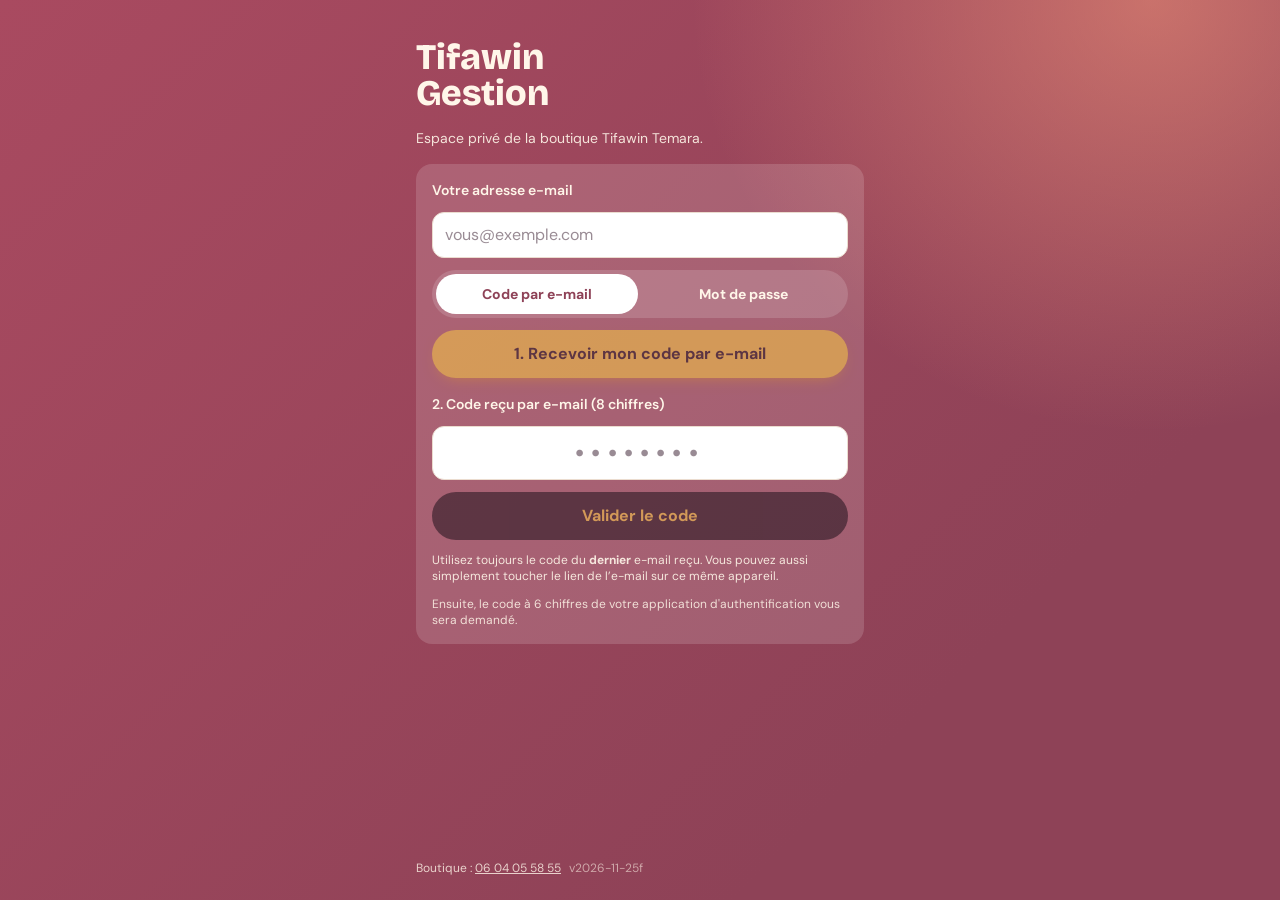
<file: gestion/index.html>
<!doctype html>
<html lang="fr">
  <head>
    <meta charset="UTF-8" />
    <meta name="viewport" content="width=device-width, initial-scale=1.0, viewport-fit=cover" />
    <meta http-equiv="Cache-Control" content="no-cache, no-store, must-revalidate" />
    <meta http-equiv="Pragma" content="no-cache" />
    <meta http-equiv="Expires" content="0" />
    <meta name="robots" content="noindex, nofollow, noarchive" />
    <meta name="referrer" content="no-referrer" />
    <meta name="theme-color" content="#8E4257" />
    <link rel="icon" type="image/svg+xml" href="./favicon.svg" />
    <link rel="preconnect" href="https://fonts.googleapis.com" />
    <link rel="preconnect" href="https://fonts.gstatic.com" crossorigin />
    <link href="https://fonts.googleapis.com/css2?family=Bricolage+Grotesque:opsz,wght@12..96,400..800&family=DM+Sans:opsz,wght@9..40,400..700&display=swap" rel="stylesheet" />
    <title>Tifawin · Gestion</title>
    <script type="module" crossorigin src="/gestion/assets/index-CzF8-rEI.js"></script>
    <link rel="stylesheet" crossorigin href="/gestion/assets/index-CuHe-x0b.css">
  </head>
  <body>
    <div id="root"></div>
  </body>
</html>
</file>
<file: gestion/assets/index-CuHe-x0b.css>
/*! tailwindcss v4.3.5 | MIT License | https://tailwindcss.com */
@layer properties{@supports (((-webkit-hyphens:none)) and (not (margin-trim:block))) or ((-moz-orient:inline) and (not (color:rgb(from red r g b)))){*,:before,:after,::backdrop{--tw-font-weight:initial;--tw-duration:initial;--tw-shadow:0 0 #0000;--tw-shadow-color:initial;--tw-shadow-alpha:100%;--tw-inset-shadow:0 0 #0000;--tw-inset-shadow-color:initial;--tw-inset-shadow-alpha:100%;--tw-ring-color:initial;--tw-ring-shadow:0 0 #0000;--tw-inset-ring-color:initial;--tw-inset-ring-shadow:0 0 #0000;--tw-ring-inset:initial;--tw-ring-offset-width:0px;--tw-ring-offset-color:#fff;--tw-ring-offset-shadow:0 0 #0000;--tw-blur:initial;--tw-brightness:initial;--tw-contrast:initial;--tw-grayscale:initial;--tw-hue-rotate:initial;--tw-invert:initial;--tw-opacity:initial;--tw-saturate:initial;--tw-sepia:initial;--tw-drop-shadow:initial;--tw-drop-shadow-color:initial;--tw-drop-shadow-alpha:100%;--tw-drop-shadow-size:initial;--tw-border-style:solid;--tw-scale-x:1;--tw-scale-y:1;--tw-scale-z:1;--tw-space-x-reverse:0;--tw-leading:initial;--tw-tracking:initial;--tw-backdrop-blur:initial;--tw-backdrop-brightness:initial;--tw-backdrop-contrast:initial;--tw-backdrop-grayscale:initial;--tw-backdrop-hue-rotate:initial;--tw-backdrop-invert:initial;--tw-backdrop-opacity:initial;--tw-backdrop-saturate:initial;--tw-backdrop-sepia:initial}}}@layer theme{:root,:host{--font-sans:"DM Sans", system-ui, sans-serif;--font-mono:ui-monospace, SFMono-Regular, Menlo, Monaco, Consolas, "Liberation Mono", "Courier New", monospace;--color-white:var(--surface);--spacing:.25rem;--container-md:28rem;--container-xl:36rem;--container-2xl:42rem;--container-3xl:48rem;--container-7xl:80rem;--text-xs:.75rem;--text-xs--line-height:calc(1 / .75);--text-sm:.875rem;--text-sm--line-height:calc(1.25 / .875);--text-base:1rem;--text-base--line-height:calc(1.5 / 1);--text-lg:1.125rem;--text-lg--line-height:calc(1.75 / 1.125);--text-xl:1.25rem;--text-xl--line-height:calc(1.75 / 1.25);--text-2xl:1.5rem;--text-2xl--line-height:calc(2 / 1.5);--text-3xl:1.875rem;--text-3xl--line-height:calc(2.25 / 1.875);--text-4xl:2.25rem;--text-4xl--line-height:calc(2.5 / 2.25);--text-5xl:3rem;--text-5xl--line-height:1;--font-weight-semibold:600;--font-weight-bold:700;--font-weight-extrabold:800;--tracking-wide:.025em;--leading-tight:1.25;--leading-snug:1.375;--radius-xl:.75rem;--radius-2xl:1rem;--radius-3xl:1.5rem;--animate-pulse:pulse 2s cubic-bezier(.4, 0, .6, 1) infinite;--blur-md:12px;--blur-xl:24px;--default-transition-duration:.15s;--default-transition-timing-function:cubic-bezier(.4, 0, .2, 1);--default-font-family:var(--font-sans);--default-mono-font-family:var(--font-mono);--color-fire:#f4977a;--color-tang:#ffc2a1;--color-sun:#ffd23f;--color-sun-2:#ffc21f;--color-berry:#a94a60;--color-wine:#8e4257;--color-nuit:#140b14;--color-cream:#fff6e9;--color-wa:#25d366;--color-wa-dark:#0e7139;--color-alerte:#9a4a1e;--color-page:var(--page);--color-surface:var(--surface);--color-sand:var(--sand);--color-ink:var(--ink);--color-muted:var(--muted);--color-line:var(--line);--font-display:"Bricolage Grotesque", "Arial Black", system-ui, sans-serif;--ease-doux:cubic-bezier(.2, .8, .2, 1)}}@layer base{*,:after,:before,::backdrop{box-sizing:border-box;border:0 solid;margin:0;padding:0}::file-selector-button{box-sizing:border-box;border:0 solid;margin:0;padding:0}html,:host{-webkit-text-size-adjust:100%;tab-size:4;line-height:1.5;font-family:var(--default-font-family,-apple-system, BlinkMacSystemFont, "Segoe UI", Roboto, "Helvetica Neue", "Noto Sans", Arial, sans-serif, "Apple Color Emoji", "Segoe UI Emoji", "Segoe UI Symbol", "Noto Color Emoji");font-feature-settings:var(--default-font-feature-settings,normal);font-variation-settings:var(--default-font-variation-settings,normal);-webkit-tap-highlight-color:transparent}hr{height:0;color:inherit;border-top-width:1px}abbr:where([title]){-webkit-text-decoration:underline dotted;text-decoration:underline dotted}h1,h2,h3,h4,h5,h6{font-size:inherit;font-weight:inherit}a{color:inherit;-webkit-text-decoration:inherit;-webkit-text-decoration:inherit;-webkit-text-decoration:inherit;-webkit-text-decoration:inherit;text-decoration:inherit}b,strong{font-weight:bolder}code,kbd,samp,pre{font-family:var(--default-mono-font-family,ui-monospace, SFMono-Regular, Menlo, Monaco, Consolas, "Liberation Mono", "Courier New", monospace);font-feature-settings:var(--default-mono-font-feature-settings,normal);font-variation-settings:var(--default-mono-font-variation-settings,normal);font-size:1em}small{font-size:80%}sub,sup{vertical-align:baseline;font-size:75%;line-height:0;position:relative}sub{bottom:-.25em}sup{top:-.5em}table{text-indent:0;border-color:inherit;border-collapse:collapse}:-moz-focusring:where(:not(iframe)){outline:auto}progress{vertical-align:baseline}summary{display:list-item}ol,ul,menu{list-style:none}img,svg,video,canvas,audio,iframe,embed,object{vertical-align:middle;display:block}img,video{max-width:100%;height:auto}button,input,select,optgroup,textarea{font:inherit;font-feature-settings:inherit;font-variation-settings:inherit;letter-spacing:inherit;color:inherit;opacity:1;background-color:#0000;border-radius:0}::file-selector-button{font:inherit;font-feature-settings:inherit;font-variation-settings:inherit;letter-spacing:inherit;color:inherit;opacity:1;background-color:#0000;border-radius:0}:where(select:is([multiple],[size])) optgroup{font-weight:bolder}:where(select:is([multiple],[size])) optgroup option{padding-inline-start:20px}::file-selector-button{margin-inline-end:4px}::placeholder{opacity:1}@supports (not ((-webkit-appearance:-apple-pay-button))) or (contain-intrinsic-size:1px){::placeholder{color:currentColor}@supports (color:color-mix(in lab, red, red)){::placeholder{color:color-mix(in oklab, currentcolor 50%, transparent)}}}textarea{resize:vertical}::-webkit-search-decoration{-webkit-appearance:none}::-webkit-date-and-time-value{min-height:1lh;text-align:inherit}::-webkit-datetime-edit{display:inline-flex}::-webkit-datetime-edit-fields-wrapper{padding:0}::-webkit-datetime-edit{padding-block:0}::-webkit-datetime-edit-year-field{padding-block:0}::-webkit-datetime-edit-month-field{padding-block:0}::-webkit-datetime-edit-day-field{padding-block:0}::-webkit-datetime-edit-hour-field{padding-block:0}::-webkit-datetime-edit-minute-field{padding-block:0}::-webkit-datetime-edit-second-field{padding-block:0}::-webkit-datetime-edit-millisecond-field{padding-block:0}::-webkit-datetime-edit-meridiem-field{padding-block:0}::-webkit-calendar-picker-indicator{line-height:1}:-moz-ui-invalid{box-shadow:none}button,input:where([type=button],[type=reset],[type=submit]){appearance:button}::file-selector-button{appearance:button}::-webkit-inner-spin-button{height:auto}::-webkit-outer-spin-button{height:auto}[hidden]:where(:not([hidden=until-found])){display:none!important}}@layer components;@layer utilities{.visible{visibility:visible}.sr-only{clip-path:inset(50%);white-space:nowrap;border-width:0;width:1px;height:1px;margin:-1px;padding:0;position:absolute;overflow:hidden}.absolute{position:absolute}.fixed{position:fixed}.relative{position:relative}.static{position:static}.sticky{position:sticky}.inset-0{inset:0}.inset-x-0{inset-inline:0}.inset-x-1\.5{inset-inline:calc(var(--spacing) * 1.5)}.inset-y-0{inset-block:0}.-top-3{top:calc(var(--spacing) * -3)}.top-0{top:0}.top-1{top:var(--spacing)}.top-1\.5{top:calc(var(--spacing) * 1.5)}.top-2{top:calc(var(--spacing) * 2)}.top-\[var\(--haut-entete\)\]{top:var(--haut-entete)}.-right-1{right:calc(var(--spacing) * -1)}.-right-3{right:calc(var(--spacing) * -3)}.right-1\.5{right:calc(var(--spacing) * 1.5)}.right-2{right:calc(var(--spacing) * 2)}.right-4{right:calc(var(--spacing) * 4)}.-bottom-1{bottom:calc(var(--spacing) * -1)}.bottom-0{bottom:0}.bottom-1\.5{bottom:calc(var(--spacing) * 1.5)}.bottom-\[calc\(4\.4rem\+env\(safe-area-inset-bottom\)\)\]{bottom:calc(4.4rem + env(safe-area-inset-bottom))}.bottom-\[calc\(5\.5rem\+env\(safe-area-inset-bottom\)\)\]{bottom:calc(5.5rem + env(safe-area-inset-bottom))}.left-0{left:0}.left-1{left:var(--spacing)}.left-2{left:calc(var(--spacing) * 2)}.left-7{left:calc(var(--spacing) * 7)}.z-10{z-index:10}.z-20{z-index:20}.z-30{z-index:30}.col-span-2{grid-column:span 2/span 2}.col-span-3{grid-column:span 3/span 3}.row-span-2{grid-row:span 2/span 2}.m-3{margin:calc(var(--spacing) * 3)}.mx-3{margin-inline:calc(var(--spacing) * 3)}.mx-auto{margin-inline:auto}.my-auto{margin-block:auto}.etiquette{margin-top:calc(var(--spacing) * 3);margin-bottom:var(--spacing);font-size:var(--text-xs);line-height:var(--tw-leading,var(--text-xs--line-height));--tw-font-weight:var(--font-weight-semibold);font-weight:var(--font-weight-semibold);color:var(--color-muted);display:block}.mt-0{margin-top:0}.mt-0\.5{margin-top:calc(var(--spacing) * .5)}.mt-1{margin-top:var(--spacing)}.mt-2{margin-top:calc(var(--spacing) * 2)}.mt-3{margin-top:calc(var(--spacing) * 3)}.mt-4{margin-top:calc(var(--spacing) * 4)}.mt-5{margin-top:calc(var(--spacing) * 5)}.mt-6{margin-top:calc(var(--spacing) * 6)}.mt-7{margin-top:calc(var(--spacing) * 7)}.mt-8{margin-top:calc(var(--spacing) * 8)}.mt-auto{margin-top:auto}.mb-3{margin-bottom:calc(var(--spacing) * 3)}.ml-2{margin-left:calc(var(--spacing) * 2)}.btn-sun{justify-content:center;align-items:center;gap:calc(var(--spacing) * 2);padding-inline:calc(var(--spacing) * 4);padding-block:calc(var(--spacing) * 3);--tw-font-weight:var(--font-weight-bold);font-weight:var(--font-weight-bold);transition-property:color,background-color,border-color,outline-color,text-decoration-color,fill,stroke,--tw-gradient-from,--tw-gradient-via,--tw-gradient-to,opacity,box-shadow,transform,translate,scale,rotate,filter,-webkit-backdrop-filter,backdrop-filter,display,content-visibility,overlay,pointer-events;transition-timing-function:var(--tw-ease,var(--default-transition-timing-function));transition-duration:var(--tw-duration,var(--default-transition-duration));--tw-duration:.2s;border-radius:2147483647px;transition-duration:.2s;display:inline-flex}.btn-sun:active{scale:.97}.btn-sun:disabled{opacity:.5}.btn-sun{background-color:var(--color-sun);color:var(--color-nuit);--tw-shadow:0 6px 16px -8px var(--tw-shadow-color,#ffb400cc);box-shadow:var(--tw-inset-shadow), var(--tw-inset-ring-shadow), var(--tw-ring-offset-shadow), var(--tw-ring-shadow), var(--tw-shadow)}@media (hover:hover){.btn-sun:hover{background-color:var(--color-sun-2)}}.btn-light{justify-content:center;align-items:center;gap:calc(var(--spacing) * 2);padding-inline:calc(var(--spacing) * 4);padding-block:calc(var(--spacing) * 3);--tw-font-weight:var(--font-weight-bold);font-weight:var(--font-weight-bold);transition-property:color,background-color,border-color,outline-color,text-decoration-color,fill,stroke,--tw-gradient-from,--tw-gradient-via,--tw-gradient-to,opacity,box-shadow,transform,translate,scale,rotate,filter,-webkit-backdrop-filter,backdrop-filter,display,content-visibility,overlay,pointer-events;transition-timing-function:var(--tw-ease,var(--default-transition-timing-function));transition-duration:var(--tw-duration,var(--default-transition-duration));--tw-duration:.2s;border-radius:2147483647px;transition-duration:.2s;display:inline-flex}.btn-light:active{scale:.97}.btn-light:disabled{opacity:.5}.btn-light{background-color:var(--color-sand);color:var(--color-ink)}@media (hover:hover){.btn-light:hover{--tw-brightness:brightness(95%);filter:var(--tw-blur, ) var(--tw-brightness, ) var(--tw-contrast, ) var(--tw-grayscale, ) var(--tw-hue-rotate, ) var(--tw-invert, ) var(--tw-saturate, ) var(--tw-sepia, ) var(--tw-drop-shadow, )}}.btn-ink{justify-content:center;align-items:center;gap:calc(var(--spacing) * 2);padding-inline:calc(var(--spacing) * 4);padding-block:calc(var(--spacing) * 3);--tw-font-weight:var(--font-weight-bold);font-weight:var(--font-weight-bold);transition-property:color,background-color,border-color,outline-color,text-decoration-color,fill,stroke,--tw-gradient-from,--tw-gradient-via,--tw-gradient-to,opacity,box-shadow,transform,translate,scale,rotate,filter,-webkit-backdrop-filter,backdrop-filter,display,content-visibility,overlay,pointer-events;transition-timing-function:var(--tw-ease,var(--default-transition-timing-function));transition-duration:var(--tw-duration,var(--default-transition-duration));--tw-duration:.2s;border-radius:2147483647px;transition-duration:.2s;display:inline-flex}.btn-ink:active{scale:.97}.btn-ink:disabled{opacity:.5}.btn-ink{background-color:var(--color-nuit);color:var(--color-sun)}.btn-ink:where([data-theme=dark],[data-theme=dark] *){background-color:var(--color-sun);color:var(--color-nuit)}.btn{justify-content:center;align-items:center;gap:calc(var(--spacing) * 2);padding-inline:calc(var(--spacing) * 4);padding-block:calc(var(--spacing) * 3);--tw-font-weight:var(--font-weight-bold);font-weight:var(--font-weight-bold);transition-property:color,background-color,border-color,outline-color,text-decoration-color,fill,stroke,--tw-gradient-from,--tw-gradient-via,--tw-gradient-to,opacity,box-shadow,transform,translate,scale,rotate,filter,-webkit-backdrop-filter,backdrop-filter,display,content-visibility,overlay,pointer-events;transition-timing-function:var(--tw-ease,var(--default-transition-timing-function));transition-duration:var(--tw-duration,var(--default-transition-duration));--tw-duration:.2s;border-radius:2147483647px;transition-duration:.2s;display:inline-flex}.btn:active{scale:.97}.btn:disabled{opacity:.5}.puce{align-items:center;gap:calc(var(--spacing) * 1.5);padding-inline:calc(var(--spacing) * 3);padding-block:calc(var(--spacing) * 1.5);font-size:var(--text-xs);line-height:var(--tw-leading,var(--text-xs--line-height));--tw-font-weight:var(--font-weight-bold);font-weight:var(--font-weight-bold);transition-property:color,background-color,border-color,outline-color,text-decoration-color,fill,stroke,--tw-gradient-from,--tw-gradient-via,--tw-gradient-to,opacity,box-shadow,transform,translate,scale,rotate,filter,-webkit-backdrop-filter,backdrop-filter,display,content-visibility,overlay,pointer-events;transition-timing-function:var(--tw-ease,var(--default-transition-timing-function));transition-duration:var(--tw-duration,var(--default-transition-duration));border-radius:2147483647px;display:inline-flex}.line-clamp-2{-webkit-line-clamp:2;-webkit-box-orient:vertical;display:-webkit-box;overflow:hidden}.block{display:block}.contents{display:contents}.flex{display:flex}.grid{display:grid}.hidden{display:none}.inline{display:inline}.inline-block{display:inline-block}.inline-flex{display:inline-flex}.table{display:table}.aspect-\[3\/1\]{aspect-ratio:3}.aspect-square{aspect-ratio:1}.size-3{width:calc(var(--spacing) * 3);height:calc(var(--spacing) * 3)}.size-3\.5{width:calc(var(--spacing) * 3.5);height:calc(var(--spacing) * 3.5)}.size-4{width:calc(var(--spacing) * 4);height:calc(var(--spacing) * 4)}.size-5{width:calc(var(--spacing) * 5);height:calc(var(--spacing) * 5)}.size-6{width:calc(var(--spacing) * 6);height:calc(var(--spacing) * 6)}.size-7{width:calc(var(--spacing) * 7);height:calc(var(--spacing) * 7)}.size-8{width:calc(var(--spacing) * 8);height:calc(var(--spacing) * 8)}.size-9{width:calc(var(--spacing) * 9);height:calc(var(--spacing) * 9)}.size-10{width:calc(var(--spacing) * 10);height:calc(var(--spacing) * 10)}.size-11{width:calc(var(--spacing) * 11);height:calc(var(--spacing) * 11)}.size-12{width:calc(var(--spacing) * 12);height:calc(var(--spacing) * 12)}.size-14{width:calc(var(--spacing) * 14);height:calc(var(--spacing) * 14)}.size-full{width:100%;height:100%}.h-8{height:calc(var(--spacing) * 8)}.h-12{height:calc(var(--spacing) * 12)}.h-36{height:calc(var(--spacing) * 36)}.h-40{height:calc(var(--spacing) * 40)}.h-44{height:calc(var(--spacing) * 44)}.h-\[var\(--haut-entete\)\]{height:var(--haut-entete)}.min-h-0{min-height:0}.min-h-36{min-height:calc(var(--spacing) * 36)}.min-h-48{min-height:calc(var(--spacing) * 48)}.min-h-dvh{min-height:100dvh}.champ{border-radius:var(--radius-xl);border-style:var(--tw-border-style);border-width:1.5px;border-color:var(--color-line);background-color:var(--color-surface);width:100%;padding-inline:calc(var(--spacing) * 3);padding-block:calc(var(--spacing) * 2.5);color:var(--color-ink);transition-property:color,background-color,border-color,outline-color,text-decoration-color,fill,stroke,--tw-gradient-from,--tw-gradient-via,--tw-gradient-to,opacity,box-shadow,transform,translate,scale,rotate,filter,-webkit-backdrop-filter,backdrop-filter,display,content-visibility,overlay,pointer-events;transition-timing-function:var(--tw-ease,var(--default-transition-timing-function));transition-duration:var(--tw-duration,var(--default-transition-duration));--tw-outline-style:none;outline-style:none;font-size:16px}.champ::placeholder{color:var(--color-muted)}@supports (color:color-mix(in lab, red, red)){.champ::placeholder{color:color-mix(in oklab, var(--color-muted) 70%, transparent)}}.champ:focus{border-color:var(--color-fire);--tw-ring-shadow:var(--tw-ring-inset, ) 0 0 0 calc(4px + var(--tw-ring-offset-width)) var(--tw-ring-color,currentcolor);box-shadow:var(--tw-inset-shadow), var(--tw-inset-ring-shadow), var(--tw-ring-offset-shadow), var(--tw-ring-shadow), var(--tw-shadow);--tw-ring-color:#f4977a26}@supports (color:color-mix(in lab, red, red)){.champ:focus{--tw-ring-color:color-mix(in oklab, var(--color-fire) 15%, transparent)}}.w-8{width:calc(var(--spacing) * 8)}.w-9{width:calc(var(--spacing) * 9)}.w-12{width:calc(var(--spacing) * 12)}.w-14{width:calc(var(--spacing) * 14)}.w-24{width:calc(var(--spacing) * 24)}.w-44{width:calc(var(--spacing) * 44)}.w-60{width:calc(var(--spacing) * 60)}.w-\[4\.4rem\]{width:4.4rem}.w-full{width:100%}.max-w-2xl{max-width:var(--container-2xl)}.max-w-3xl{max-width:var(--container-3xl)}.max-w-7xl{max-width:var(--container-7xl)}.max-w-\[30ch\]{max-width:30ch}.max-w-md{max-width:var(--container-md)}.max-w-xl{max-width:var(--container-xl)}.min-w-0{min-width:0}.flex-1{flex:1}.flex-none{flex:none}.scale-110{--tw-scale-x:110%;--tw-scale-y:110%;--tw-scale-z:110%;scale:var(--tw-scale-x) var(--tw-scale-y)}.scale-\[1\.02\]{scale:1.02}.rotate-\[-9deg\]{rotate:-9deg}.animate-pulse{animation:var(--animate-pulse)}.cursor-grab{cursor:grab}.cursor-pointer{cursor:pointer}.touch-none{touch-action:none}.list-decimal{list-style-type:decimal}.grid-flow-dense{grid-auto-flow:dense}.grid-cols-2{grid-template-columns:repeat(2,minmax(0,1fr))}.grid-cols-3{grid-template-columns:repeat(3,minmax(0,1fr))}.grid-cols-8{grid-template-columns:repeat(8,minmax(0,1fr))}.grid-rows-2{grid-template-rows:repeat(2,minmax(0,1fr))}.flex-col{flex-direction:column}.flex-wrap{flex-wrap:wrap}.place-items-center{place-items:center}.items-center{align-items:center}.items-end{align-items:flex-end}.items-start{align-items:flex-start}.justify-between{justify-content:space-between}.justify-center{justify-content:center}.gap-0\.5{gap:calc(var(--spacing) * .5)}.gap-1{gap:var(--spacing)}.gap-1\.5{gap:calc(var(--spacing) * 1.5)}.gap-2{gap:calc(var(--spacing) * 2)}.gap-3{gap:calc(var(--spacing) * 3)}.gap-4{gap:calc(var(--spacing) * 4)}.gap-7{gap:calc(var(--spacing) * 7)}:where(.-space-x-2>:not(:last-child)){--tw-space-x-reverse:0;margin-inline-start:calc(calc(var(--spacing) * -2) * var(--tw-space-x-reverse));margin-inline-end:calc(calc(var(--spacing) * -2) * calc(1 - var(--tw-space-x-reverse)))}.self-center{align-self:center}.self-start{align-self:flex-start}.truncate{text-overflow:ellipsis;white-space:nowrap;overflow:hidden}.overflow-hidden{overflow:hidden}.overflow-x-auto{overflow-x:auto}.carte{border-radius:var(--radius-3xl);border-style:var(--tw-border-style);border-width:1px;border-color:var(--color-line)}@supports (color:color-mix(in lab, red, red)){.carte{border-color:color-mix(in oklab, var(--color-line) 60%, transparent)}}.carte{background-color:var(--color-surface);padding:calc(var(--spacing) * 3);--tw-shadow:var(--ombre);box-shadow:var(--tw-inset-shadow), var(--tw-inset-ring-shadow), var(--tw-ring-offset-shadow), var(--tw-ring-shadow), var(--tw-shadow)}.rounded-2xl{border-radius:var(--radius-2xl)}.rounded-3xl{border-radius:var(--radius-3xl)}.rounded-\[1\.75rem\]{border-radius:1.75rem}.rounded-full{border-radius:2147483647px}.rounded-xl{border-radius:var(--radius-xl)}.border{border-style:var(--tw-border-style);border-width:1px}.border-2{border-style:var(--tw-border-style);border-width:2px}.border-\[1\.5px\]{border-style:var(--tw-border-style);border-width:1.5px}.border-y{border-block-style:var(--tw-border-style);border-block-width:1px}.border-t{border-top-style:var(--tw-border-style);border-top-width:1px}.border-r{border-right-style:var(--tw-border-style);border-right-width:1px}.border-b{border-bottom-style:var(--tw-border-style);border-bottom-width:1px}.border-dashed{--tw-border-style:dashed;border-style:dashed}.border-berry{border-color:var(--color-berry)}.border-fire{border-color:var(--color-fire)}.border-fire\/60{border-color:#f4977a99}@supports (color:color-mix(in lab, red, red)){.border-fire\/60{border-color:color-mix(in oklab, var(--color-fire) 60%, transparent)}}.border-ink{border-color:var(--color-ink)}.border-line,.border-line\/60{border-color:var(--color-line)}@supports (color:color-mix(in lab, red, red)){.border-line\/60{border-color:color-mix(in oklab, var(--color-line) 60%, transparent)}}.border-line\/70{border-color:var(--color-line)}@supports (color:color-mix(in lab, red, red)){.border-line\/70{border-color:color-mix(in oklab, var(--color-line) 70%, transparent)}}.border-sand{border-color:var(--color-sand)}.border-surface{border-color:var(--color-surface)}.bg-\[\#dff5e7\]{background-color:#dff5e7}.bg-\[\#e3f5e9\]{background-color:#e3f5e9}.bg-\[\#fbeef0\]{background-color:#fbeef0}.bg-\[\#fde2e2\]{background-color:#fde2e2}.bg-\[\#fff\]{background-color:#fff}.bg-\[\#fff\]\/90{background-color:oklab(100% 0 5.96046e-8/.9)}.bg-\[var\(--verre\)\]{background-color:var(--verre)}.bg-cream{background-color:var(--color-cream)}.bg-line{background-color:var(--color-line)}.bg-nuit{background-color:var(--color-nuit)}.bg-nuit\/70{background-color:#140b14b3}@supports (color:color-mix(in lab, red, red)){.bg-nuit\/70{background-color:color-mix(in oklab, var(--color-nuit) 70%, transparent)}}.bg-nuit\/80{background-color:#140b14cc}@supports (color:color-mix(in lab, red, red)){.bg-nuit\/80{background-color:color-mix(in oklab, var(--color-nuit) 80%, transparent)}}.bg-sand,.bg-sand\/60{background-color:var(--color-sand)}@supports (color:color-mix(in lab, red, red)){.bg-sand\/60{background-color:color-mix(in oklab, var(--color-sand) 60%, transparent)}}.bg-sun{background-color:var(--color-sun)}.bg-surface,.bg-surface\/80{background-color:var(--color-surface)}@supports (color:color-mix(in lab, red, red)){.bg-surface\/80{background-color:color-mix(in oklab, var(--color-surface) 80%, transparent)}}.bg-tang{background-color:var(--color-tang)}.bg-tang\/40{background-color:#ffc2a166}@supports (color:color-mix(in lab, red, red)){.bg-tang\/40{background-color:color-mix(in oklab, var(--color-tang) 40%, transparent)}}.bg-tang\/50{background-color:#ffc2a180}@supports (color:color-mix(in lab, red, red)){.bg-tang\/50{background-color:color-mix(in oklab, var(--color-tang) 50%, transparent)}}.bg-tang\/60{background-color:#ffc2a199}@supports (color:color-mix(in lab, red, red)){.bg-tang\/60{background-color:color-mix(in oklab, var(--color-tang) 60%, transparent)}}.bg-transparent{background-color:#0000}.bg-wa{background-color:var(--color-wa)}.bg-wa\/90{background-color:#25d366e6}@supports (color:color-mix(in lab, red, red)){.bg-wa\/90{background-color:color-mix(in oklab, var(--color-wa) 90%, transparent)}}.bg-white,.bg-white\/15{background-color:var(--color-white)}@supports (color:color-mix(in lab, red, red)){.bg-white\/15{background-color:color-mix(in oklab, var(--color-white) 15%, transparent)}}.bg-white\/20{background-color:var(--color-white)}@supports (color:color-mix(in lab, red, red)){.bg-white\/20{background-color:color-mix(in oklab, var(--color-white) 20%, transparent)}}.bg-white\/70{background-color:var(--color-white)}@supports (color:color-mix(in lab, red, red)){.bg-white\/70{background-color:color-mix(in oklab, var(--color-white) 70%, transparent)}}.object-cover{object-fit:cover}.p-0{padding:0}.p-1{padding:var(--spacing)}.p-1\.5{padding:calc(var(--spacing) * 1.5)}.p-2{padding:calc(var(--spacing) * 2)}.p-3{padding:calc(var(--spacing) * 3)}.p-4{padding:calc(var(--spacing) * 4)}.p-5{padding:calc(var(--spacing) * 5)}.p-6{padding:calc(var(--spacing) * 6)}.p-8{padding:calc(var(--spacing) * 8)}.px-1{padding-inline:var(--spacing)}.px-1\.5{padding-inline:calc(var(--spacing) * 1.5)}.px-2{padding-inline:calc(var(--spacing) * 2)}.px-3{padding-inline:calc(var(--spacing) * 3)}.px-4{padding-inline:calc(var(--spacing) * 4)}.px-5{padding-inline:calc(var(--spacing) * 5)}.px-6{padding-inline:calc(var(--spacing) * 6)}.py-0\.5{padding-block:calc(var(--spacing) * .5)}.py-1{padding-block:var(--spacing)}.py-1\.5{padding-block:calc(var(--spacing) * 1.5)}.py-2{padding-block:calc(var(--spacing) * 2)}.py-2\.5{padding-block:calc(var(--spacing) * 2.5)}.py-3{padding-block:calc(var(--spacing) * 3)}.py-4{padding-block:calc(var(--spacing) * 4)}.pt-3{padding-top:calc(var(--spacing) * 3)}.pt-4{padding-top:calc(var(--spacing) * 4)}.pt-6{padding-top:calc(var(--spacing) * 6)}.pt-10{padding-top:calc(var(--spacing) * 10)}.pt-\[env\(safe-area-inset-top\)\]{padding-top:env(safe-area-inset-top)}.pr-20{padding-right:calc(var(--spacing) * 20)}.pb-2\.5{padding-bottom:calc(var(--spacing) * 2.5)}.pb-3{padding-bottom:calc(var(--spacing) * 3)}.pb-6{padding-bottom:calc(var(--spacing) * 6)}.pb-24{padding-bottom:calc(var(--spacing) * 24)}.pb-28{padding-bottom:calc(var(--spacing) * 28)}.pb-\[env\(safe-area-inset-bottom\)\]{padding-bottom:env(safe-area-inset-bottom)}.pl-5{padding-left:calc(var(--spacing) * 5)}.text-center{text-align:center}.text-left{text-align:left}.font-display{font-family:var(--font-display)}.font-mono{font-family:var(--font-mono)}.text-2xl{font-size:var(--text-2xl);line-height:var(--tw-leading,var(--text-2xl--line-height))}.text-3xl{font-size:var(--text-3xl);line-height:var(--tw-leading,var(--text-3xl--line-height))}.text-4xl{font-size:var(--text-4xl);line-height:var(--tw-leading,var(--text-4xl--line-height))}.text-base{font-size:var(--text-base);line-height:var(--tw-leading,var(--text-base--line-height))}.text-lg{font-size:var(--text-lg);line-height:var(--tw-leading,var(--text-lg--line-height))}.text-sm{font-size:var(--text-sm);line-height:var(--tw-leading,var(--text-sm--line-height))}.text-xl{font-size:var(--text-xl);line-height:var(--tw-leading,var(--text-xl--line-height))}.text-xs{font-size:var(--text-xs);line-height:var(--tw-leading,var(--text-xs--line-height))}.text-\[2rem\]{font-size:2rem}.text-\[9px\]{font-size:9px}.text-\[10px\]{font-size:10px}.text-\[11px\]{font-size:11px}.text-\[13px\]{font-size:13px}.text-\[16px\]{font-size:16px}.leading-\[1\.05\]{--tw-leading:1.05;line-height:1.05}.leading-none{--tw-leading:1;line-height:1}.leading-snug{--tw-leading:var(--leading-snug);line-height:var(--leading-snug)}.leading-tight{--tw-leading:var(--leading-tight);line-height:var(--leading-tight)}.font-bold{--tw-font-weight:var(--font-weight-bold);font-weight:var(--font-weight-bold)}.font-extrabold{--tw-font-weight:var(--font-weight-extrabold);font-weight:var(--font-weight-extrabold)}.font-semibold{--tw-font-weight:var(--font-weight-semibold);font-weight:var(--font-weight-semibold)}.tracking-\[-0\.01em\]{--tw-tracking:-.01em;letter-spacing:-.01em}.tracking-\[-0\.02em\]{--tw-tracking:-.02em;letter-spacing:-.02em}.tracking-\[\.3em\]{--tw-tracking:.3em;letter-spacing:.3em}.tracking-\[\.4em\]{--tw-tracking:.4em;letter-spacing:.4em}.tracking-\[0\.18em\]{--tw-tracking:.18em;letter-spacing:.18em}.tracking-wide{--tw-tracking:var(--tracking-wide);letter-spacing:var(--tracking-wide)}.break-words{overflow-wrap:break-word}.break-all{word-break:break-all}.text-\[\#8a1020\]{color:#8a1020}.text-\[\#b4233a\]{color:#b4233a}.text-alerte{color:var(--color-alerte)}.text-berry{color:var(--color-berry)}.text-cream{color:var(--color-cream)}.text-ink{color:var(--color-ink)}.text-muted{color:var(--color-muted)}.text-nuit{color:var(--color-nuit)}.text-sun{color:var(--color-sun)}.text-wa-dark{color:var(--color-wa-dark)}.text-wine{color:var(--color-wine)}.uppercase{text-transform:uppercase}.underline{text-decoration-line:underline}.opacity-60{opacity:.6}.opacity-70{opacity:.7}.opacity-80{opacity:.8}.opacity-85{opacity:.85}.opacity-90{opacity:.9}.mix-blend-soft-light{mix-blend-mode:soft-light}.shadow{--tw-shadow:0 1px 3px 0 var(--tw-shadow-color,#0000001a), 0 1px 2px -1px var(--tw-shadow-color,#0000001a);box-shadow:var(--tw-inset-shadow), var(--tw-inset-ring-shadow), var(--tw-ring-offset-shadow), var(--tw-ring-shadow), var(--tw-shadow)}.shadow-\[0_10px_30px_-8px_rgba\(169\,74\,96\,\.6\)\]{--tw-shadow:0 10px 30px -8px var(--tw-shadow-color,#a94a6099);box-shadow:var(--tw-inset-shadow), var(--tw-inset-ring-shadow), var(--tw-ring-offset-shadow), var(--tw-ring-shadow), var(--tw-shadow)}.shadow-\[var\(--ombre\)\]{--tw-shadow:var(--ombre);box-shadow:var(--tw-inset-shadow), var(--tw-inset-ring-shadow), var(--tw-ring-offset-shadow), var(--tw-ring-shadow), var(--tw-shadow)}.shadow-sm{--tw-shadow:0 1px 3px 0 var(--tw-shadow-color,#0000001a), 0 1px 2px -1px var(--tw-shadow-color,#0000001a);box-shadow:var(--tw-inset-shadow), var(--tw-inset-ring-shadow), var(--tw-ring-offset-shadow), var(--tw-ring-shadow), var(--tw-shadow)}.ring-1{--tw-ring-shadow:var(--tw-ring-inset, ) 0 0 0 calc(1px + var(--tw-ring-offset-width)) var(--tw-ring-color,currentcolor);box-shadow:var(--tw-inset-shadow), var(--tw-inset-ring-shadow), var(--tw-ring-offset-shadow), var(--tw-ring-shadow), var(--tw-shadow)}.ring-2{--tw-ring-shadow:var(--tw-ring-inset, ) 0 0 0 calc(2px + var(--tw-ring-offset-width)) var(--tw-ring-color,currentcolor);box-shadow:var(--tw-inset-shadow), var(--tw-inset-ring-shadow), var(--tw-ring-offset-shadow), var(--tw-ring-shadow), var(--tw-shadow)}.ring-4{--tw-ring-shadow:var(--tw-ring-inset, ) 0 0 0 calc(4px + var(--tw-ring-offset-width)) var(--tw-ring-color,currentcolor);box-shadow:var(--tw-inset-shadow), var(--tw-inset-ring-shadow), var(--tw-ring-offset-shadow), var(--tw-ring-shadow), var(--tw-shadow)}.ring-fire{--tw-ring-color:var(--color-fire)}.ring-line{--tw-ring-color:var(--color-line)}.ring-nuit\/50{--tw-ring-color:#140b1480}@supports (color:color-mix(in lab, red, red)){.ring-nuit\/50{--tw-ring-color:color-mix(in oklab, var(--color-nuit) 50%, transparent)}}.ring-nuit\/70{--tw-ring-color:#140b14b3}@supports (color:color-mix(in lab, red, red)){.ring-nuit\/70{--tw-ring-color:color-mix(in oklab, var(--color-nuit) 70%, transparent)}}.ring-sun{--tw-ring-color:var(--color-sun)}.backdrop-blur{--tw-backdrop-blur:blur(8px);-webkit-backdrop-filter:var(--tw-backdrop-blur, ) var(--tw-backdrop-brightness, ) var(--tw-backdrop-contrast, ) var(--tw-backdrop-grayscale, ) var(--tw-backdrop-hue-rotate, ) var(--tw-backdrop-invert, ) var(--tw-backdrop-opacity, ) var(--tw-backdrop-saturate, ) var(--tw-backdrop-sepia, );backdrop-filter:var(--tw-backdrop-blur, ) var(--tw-backdrop-brightness, ) var(--tw-backdrop-contrast, ) var(--tw-backdrop-grayscale, ) var(--tw-backdrop-hue-rotate, ) var(--tw-backdrop-invert, ) var(--tw-backdrop-opacity, ) var(--tw-backdrop-saturate, ) var(--tw-backdrop-sepia, )}.backdrop-blur-md{--tw-backdrop-blur:blur(var(--blur-md));-webkit-backdrop-filter:var(--tw-backdrop-blur, ) var(--tw-backdrop-brightness, ) var(--tw-backdrop-contrast, ) var(--tw-backdrop-grayscale, ) var(--tw-backdrop-hue-rotate, ) var(--tw-backdrop-invert, ) var(--tw-backdrop-opacity, ) var(--tw-backdrop-saturate, ) var(--tw-backdrop-sepia, );backdrop-filter:var(--tw-backdrop-blur, ) var(--tw-backdrop-brightness, ) var(--tw-backdrop-contrast, ) var(--tw-backdrop-grayscale, ) var(--tw-backdrop-hue-rotate, ) var(--tw-backdrop-invert, ) var(--tw-backdrop-opacity, ) var(--tw-backdrop-saturate, ) var(--tw-backdrop-sepia, )}.backdrop-blur-xl{--tw-backdrop-blur:blur(var(--blur-xl));-webkit-backdrop-filter:var(--tw-backdrop-blur, ) var(--tw-backdrop-brightness, ) var(--tw-backdrop-contrast, ) var(--tw-backdrop-grayscale, ) var(--tw-backdrop-hue-rotate, ) var(--tw-backdrop-invert, ) var(--tw-backdrop-opacity, ) var(--tw-backdrop-saturate, ) var(--tw-backdrop-sepia, );backdrop-filter:var(--tw-backdrop-blur, ) var(--tw-backdrop-brightness, ) var(--tw-backdrop-contrast, ) var(--tw-backdrop-grayscale, ) var(--tw-backdrop-hue-rotate, ) var(--tw-backdrop-invert, ) var(--tw-backdrop-opacity, ) var(--tw-backdrop-saturate, ) var(--tw-backdrop-sepia, )}.transition{transition-property:color,background-color,border-color,outline-color,text-decoration-color,fill,stroke,--tw-gradient-from,--tw-gradient-via,--tw-gradient-to,opacity,box-shadow,transform,translate,scale,rotate,filter,-webkit-backdrop-filter,backdrop-filter,display,content-visibility,overlay,pointer-events;transition-timing-function:var(--tw-ease,var(--default-transition-timing-function));transition-duration:var(--tw-duration,var(--default-transition-duration))}.transition-all{transition-property:all;transition-timing-function:var(--tw-ease,var(--default-transition-timing-function));transition-duration:var(--tw-duration,var(--default-transition-duration))}.duration-500{--tw-duration:.5s;transition-duration:.5s}.outline-none{--tw-outline-style:none;outline-style:none}.\[--haut-entete\:3\.75rem\]{--haut-entete:3.75rem}@media (hover:hover){:is(:where(.group):hover .group-hover\:scale-105){--tw-scale-x:105%;--tw-scale-y:105%;--tw-scale-z:105%;scale:var(--tw-scale-x) var(--tw-scale-y)}}.placeholder\:text-muted\/70::placeholder{color:var(--color-muted)}@supports (color:color-mix(in lab, red, red)){.placeholder\:text-muted\/70::placeholder{color:color-mix(in oklab, var(--color-muted) 70%, transparent)}}.focus-within\:border-fire:focus-within{border-color:var(--color-fire)}.focus-within\:ring-4:focus-within{--tw-ring-shadow:var(--tw-ring-inset, ) 0 0 0 calc(4px + var(--tw-ring-offset-width)) var(--tw-ring-color,currentcolor);box-shadow:var(--tw-inset-shadow), var(--tw-inset-ring-shadow), var(--tw-ring-offset-shadow), var(--tw-ring-shadow), var(--tw-shadow)}.focus-within\:ring-fire\/15:focus-within{--tw-ring-color:#f4977a26}@supports (color:color-mix(in lab, red, red)){.focus-within\:ring-fire\/15:focus-within{--tw-ring-color:color-mix(in oklab, var(--color-fire) 15%, transparent)}}@media (hover:hover){.hover\:bg-sand:hover{background-color:var(--color-sand)}.hover\:bg-tang\/20:hover{background-color:#ffc2a133}@supports (color:color-mix(in lab, red, red)){.hover\:bg-tang\/20:hover{background-color:color-mix(in oklab, var(--color-tang) 20%, transparent)}}.hover\:bg-tang\/60:hover{background-color:#ffc2a199}@supports (color:color-mix(in lab, red, red)){.hover\:bg-tang\/60:hover{background-color:color-mix(in oklab, var(--color-tang) 60%, transparent)}}.hover\:text-ink:hover{color:var(--color-ink)}}.active\:scale-95:active{--tw-scale-x:95%;--tw-scale-y:95%;--tw-scale-z:95%;scale:var(--tw-scale-x) var(--tw-scale-y)}.active\:scale-\[\.98\]:active{scale:.98}.active\:cursor-grabbing:active{cursor:grabbing}.disabled\:opacity-0:disabled{opacity:0}.disabled\:opacity-25:disabled{opacity:.25}.disabled\:opacity-40:disabled{opacity:.4}@media (width>=40rem){.sm\:col-span-2{grid-column:span 2/span 2}.sm\:flex{display:flex}.sm\:hidden{display:none}.sm\:inline-flex{display:inline-flex}.sm\:h-48{height:calc(var(--spacing) * 48)}.sm\:grid-cols-2{grid-template-columns:repeat(2,minmax(0,1fr))}.sm\:grid-cols-3{grid-template-columns:repeat(3,minmax(0,1fr))}.sm\:grid-cols-11{grid-template-columns:repeat(11,minmax(0,1fr))}}@media (width>=64rem){.lg\:sticky{position:sticky}.lg\:top-4{top:calc(var(--spacing) * 4)}.lg\:bottom-4{bottom:calc(var(--spacing) * 4)}.lg\:col-span-3{grid-column:span 3/span 3}.lg\:row-span-2{grid-row:span 2/span 2}.lg\:m-0{margin:0}.lg\:mx-8{margin-inline:calc(var(--spacing) * 8)}.lg\:mt-4{margin-top:calc(var(--spacing) * 4)}.lg\:flex{display:flex}.lg\:grid{display:grid}.lg\:hidden{display:none}.lg\:grid-cols-3{grid-template-columns:repeat(3,minmax(0,1fr))}.lg\:grid-cols-4{grid-template-columns:repeat(4,minmax(0,1fr))}.lg\:grid-cols-\[minmax\(0\,2fr\)_minmax\(0\,3fr\)\]{grid-template-columns:minmax(0,2fr) minmax(0,3fr)}.lg\:grid-cols-\[minmax\(0\,5fr\)_minmax\(0\,6fr\)\]{grid-template-columns:minmax(0,5fr) minmax(0,6fr)}.lg\:items-start{align-items:flex-start}.lg\:gap-4{gap:calc(var(--spacing) * 4)}.lg\:p-7{padding:calc(var(--spacing) * 7)}.lg\:p-8{padding:calc(var(--spacing) * 8)}.lg\:px-0{padding-inline:0}.lg\:px-8{padding-inline:calc(var(--spacing) * 8)}.lg\:pt-8{padding-top:calc(var(--spacing) * 8)}.lg\:pb-8{padding-bottom:calc(var(--spacing) * 8)}.lg\:pb-10{padding-bottom:calc(var(--spacing) * 10)}.lg\:pl-60{padding-left:calc(var(--spacing) * 60)}.lg\:text-2xl{font-size:var(--text-2xl);line-height:var(--tw-leading,var(--text-2xl--line-height))}.lg\:text-3xl{font-size:var(--text-3xl);line-height:var(--tw-leading,var(--text-3xl--line-height))}.lg\:text-4xl{font-size:var(--text-4xl);line-height:var(--tw-leading,var(--text-4xl--line-height))}.lg\:text-5xl{font-size:var(--text-5xl);line-height:var(--tw-leading,var(--text-5xl--line-height))}.lg\:\[--haut-entete\:0px\]{--haut-entete:0px}}@media (width>=80rem){.xl\:grid-cols-5{grid-template-columns:repeat(5,minmax(0,1fr))}}.dark\:bg-sun:where([data-theme=dark],[data-theme=dark] *){background-color:var(--color-sun)}.dark\:bg-tang\/25:where([data-theme=dark],[data-theme=dark] *){background-color:#ffc2a140}@supports (color:color-mix(in lab, red, red)){.dark\:bg-tang\/25:where([data-theme=dark],[data-theme=dark] *){background-color:color-mix(in oklab, var(--color-tang) 25%, transparent)}}.dark\:text-nuit:where([data-theme=dark],[data-theme=dark] *){color:var(--color-nuit)}.dark\:text-tang:where([data-theme=dark],[data-theme=dark] *){color:var(--color-tang)}.dark\:text-wa:where([data-theme=dark],[data-theme=dark] *){color:var(--color-wa)}}:root{--page:#fff6e9;--surface:#fff;--sand:#f4e7da;--ink:#140b14;--muted:#6d5a66;--line:#ebdccf;--ombre:0 1px 2px #501e280f, 0 8px 24px -12px #78323c2e;--verre:#fff6e9b8;--lightningcss-light:initial;--lightningcss-dark: ;color-scheme:light}[data-theme=dark]{--page:#170e15;--surface:#23161f;--sand:#34232e;--ink:#f8ecef;--muted:#c9afbd;--line:#3e2a36;--ombre:0 1px 2px #0006, 0 10px 30px -14px #000000b3;--verre:#170e15b8;--lightningcss-light: ;--lightningcss-dark:initial;color-scheme:dark}html,body{background:var(--color-page);color:var(--color-ink)}body{font-family:var(--font-sans);-webkit-tap-highlight-color:transparent}.grad{--surface:#fff;--sand:#f4e7da;--ink:#140b14;--muted:#6d5a66;--line:#ebdccf;--lightningcss-light:initial;--lightningcss-dark: ;color-scheme:light;background:radial-gradient(60% 80% at 90% 0,#f4977a8c 0%,#0000 60%),linear-gradient(135deg,#a94a60,#8e4257 75%)}.zellige{background-image:url("data:image/svg+xml,%3Csvg xmlns='http://www.w3.org/2000/svg' width='48' height='48' viewBox='0 0 48 48'%3E%3Cpath d='M24 6l5 7 8-3-3 8 7 5-7 5 3 8-8-3-5 7-5-7-8 3 3-8-7-5 7-5-3-8 8 3z' fill='none' stroke='%23A94A60' stroke-opacity='.10' stroke-width='1.2'/%3E%3C/svg%3E")}.etoile{aspect-ratio:1;color:#140b14;background:radial-gradient(circle at 50% 50%, #ffd23f 0 55%, transparent 56%), repeating-conic-gradient(from 11.25deg, #ffd23f 0 11.25deg, #ffc21f 11.25deg 22.5deg);clip-path:polygon(50% 0%,58.39% 7.83%,69.13% 3.81%,73.89% 14.25%,85.36% 14.64%,85.75% 26.11%,96.19% 30.87%,92.17% 41.61%,100% 50%,92.17% 58.39%,96.19% 69.13%,85.75% 73.89%,85.36% 85.36%,73.89% 85.75%,69.13% 96.19%,58.39% 92.17%,50% 100%,41.61% 92.17%,30.87% 96.19%,26.11% 85.75%,14.64% 85.36%,14.25% 73.89%,3.81% 69.13%,7.83% 58.39%,0% 50%,7.83% 41.61%,3.81% 30.87%,14.25% 26.11%,14.64% 14.64%,26.11% 14.25%,30.87% 3.81%,41.61% 7.83%);place-items:center;display:inline-grid}.etoile:before{content:"";border:1.5px dashed #140b1459;border-radius:50%;position:absolute;inset:17%}@keyframes monte{0%{opacity:0;transform:translateY(10px)scale(.985)}}@keyframes pop{0%{opacity:0;transform:scale(.6)rotate(-40deg)}70%{opacity:1;transform:scale(1.08)rotate(-6deg)}to{transform:scale(1)rotate(-9deg)}}.apparait{animation:monte .45s var(--ease-doux) both}.etoile-pop{animation:pop .7s var(--ease-doux) both;rotate:0deg}.souleve{transition:transform .25s var(--ease-doux), box-shadow .25s var(--ease-doux)}@media (hover:hover){.souleve:hover{transform:translateY(-3px);box-shadow:0 2px 4px #501e280f,0 18px 36px -16px #78323c59}}.defile-x{scrollbar-width:none}.defile-x::-webkit-scrollbar{display:none}::view-transition-old(root){animation-duration:.22s}::view-transition-new(root){animation-duration:.22s}@media (prefers-reduced-motion:reduce){*,:before,:after{transition-duration:.001ms!important;animation-duration:.001ms!important;animation-iteration-count:1!important}::view-transition-group(*){animation:none!important}::view-transition-old(*){animation:none!important}::view-transition-new(*){animation:none!important}}@property --tw-font-weight{syntax:"*";inherits:false}@property --tw-duration{syntax:"*";inherits:false}@property --tw-shadow{syntax:"*";inherits:false;initial-value:0 0 #0000}@property --tw-shadow-color{syntax:"*";inherits:false}@property --tw-shadow-alpha{syntax:"<percentage>";inherits:false;initial-value:100%}@property --tw-inset-shadow{syntax:"*";inherits:false;initial-value:0 0 #0000}@property --tw-inset-shadow-color{syntax:"*";inherits:false}@property --tw-inset-shadow-alpha{syntax:"<percentage>";inherits:false;initial-value:100%}@property --tw-ring-color{syntax:"*";inherits:false}@property --tw-ring-shadow{syntax:"*";inherits:false;initial-value:0 0 #0000}@property --tw-inset-ring-color{syntax:"*";inherits:false}@property --tw-inset-ring-shadow{syntax:"*";inherits:false;initial-value:0 0 #0000}@property --tw-ring-inset{syntax:"*";inherits:false}@property --tw-ring-offset-width{syntax:"<length>";inherits:false;initial-value:0}@property --tw-ring-offset-color{syntax:"*";inherits:false;initial-value:#fff}@property --tw-ring-offset-shadow{syntax:"*";inherits:false;initial-value:0 0 #0000}@property --tw-blur{syntax:"*";inherits:false}@property --tw-brightness{syntax:"*";inherits:false}@property --tw-contrast{syntax:"*";inherits:false}@property --tw-grayscale{syntax:"*";inherits:false}@property --tw-hue-rotate{syntax:"*";inherits:false}@property --tw-invert{syntax:"*";inherits:false}@property --tw-opacity{syntax:"*";inherits:false}@property --tw-saturate{syntax:"*";inherits:false}@property --tw-sepia{syntax:"*";inherits:false}@property --tw-drop-shadow{syntax:"*";inherits:false}@property --tw-drop-shadow-color{syntax:"*";inherits:false}@property --tw-drop-shadow-alpha{syntax:"<percentage>";inherits:false;initial-value:100%}@property --tw-drop-shadow-size{syntax:"*";inherits:false}@property --tw-border-style{syntax:"*";inherits:false;initial-value:solid}@property --tw-scale-x{syntax:"*";inherits:false;initial-value:1}@property --tw-scale-y{syntax:"*";inherits:false;initial-value:1}@property --tw-scale-z{syntax:"*";inherits:false;initial-value:1}@property --tw-space-x-reverse{syntax:"*";inherits:false;initial-value:0}@property --tw-leading{syntax:"*";inherits:false}@property --tw-tracking{syntax:"*";inherits:false}@property --tw-backdrop-blur{syntax:"*";inherits:false}@property --tw-backdrop-brightness{syntax:"*";inherits:false}@property --tw-backdrop-contrast{syntax:"*";inherits:false}@property --tw-backdrop-grayscale{syntax:"*";inherits:false}@property --tw-backdrop-hue-rotate{syntax:"*";inherits:false}@property --tw-backdrop-invert{syntax:"*";inherits:false}@property --tw-backdrop-opacity{syntax:"*";inherits:false}@property --tw-backdrop-saturate{syntax:"*";inherits:false}@property --tw-backdrop-sepia{syntax:"*";inherits:false}@keyframes pulse{50%{opacity:.5}}
</file>
